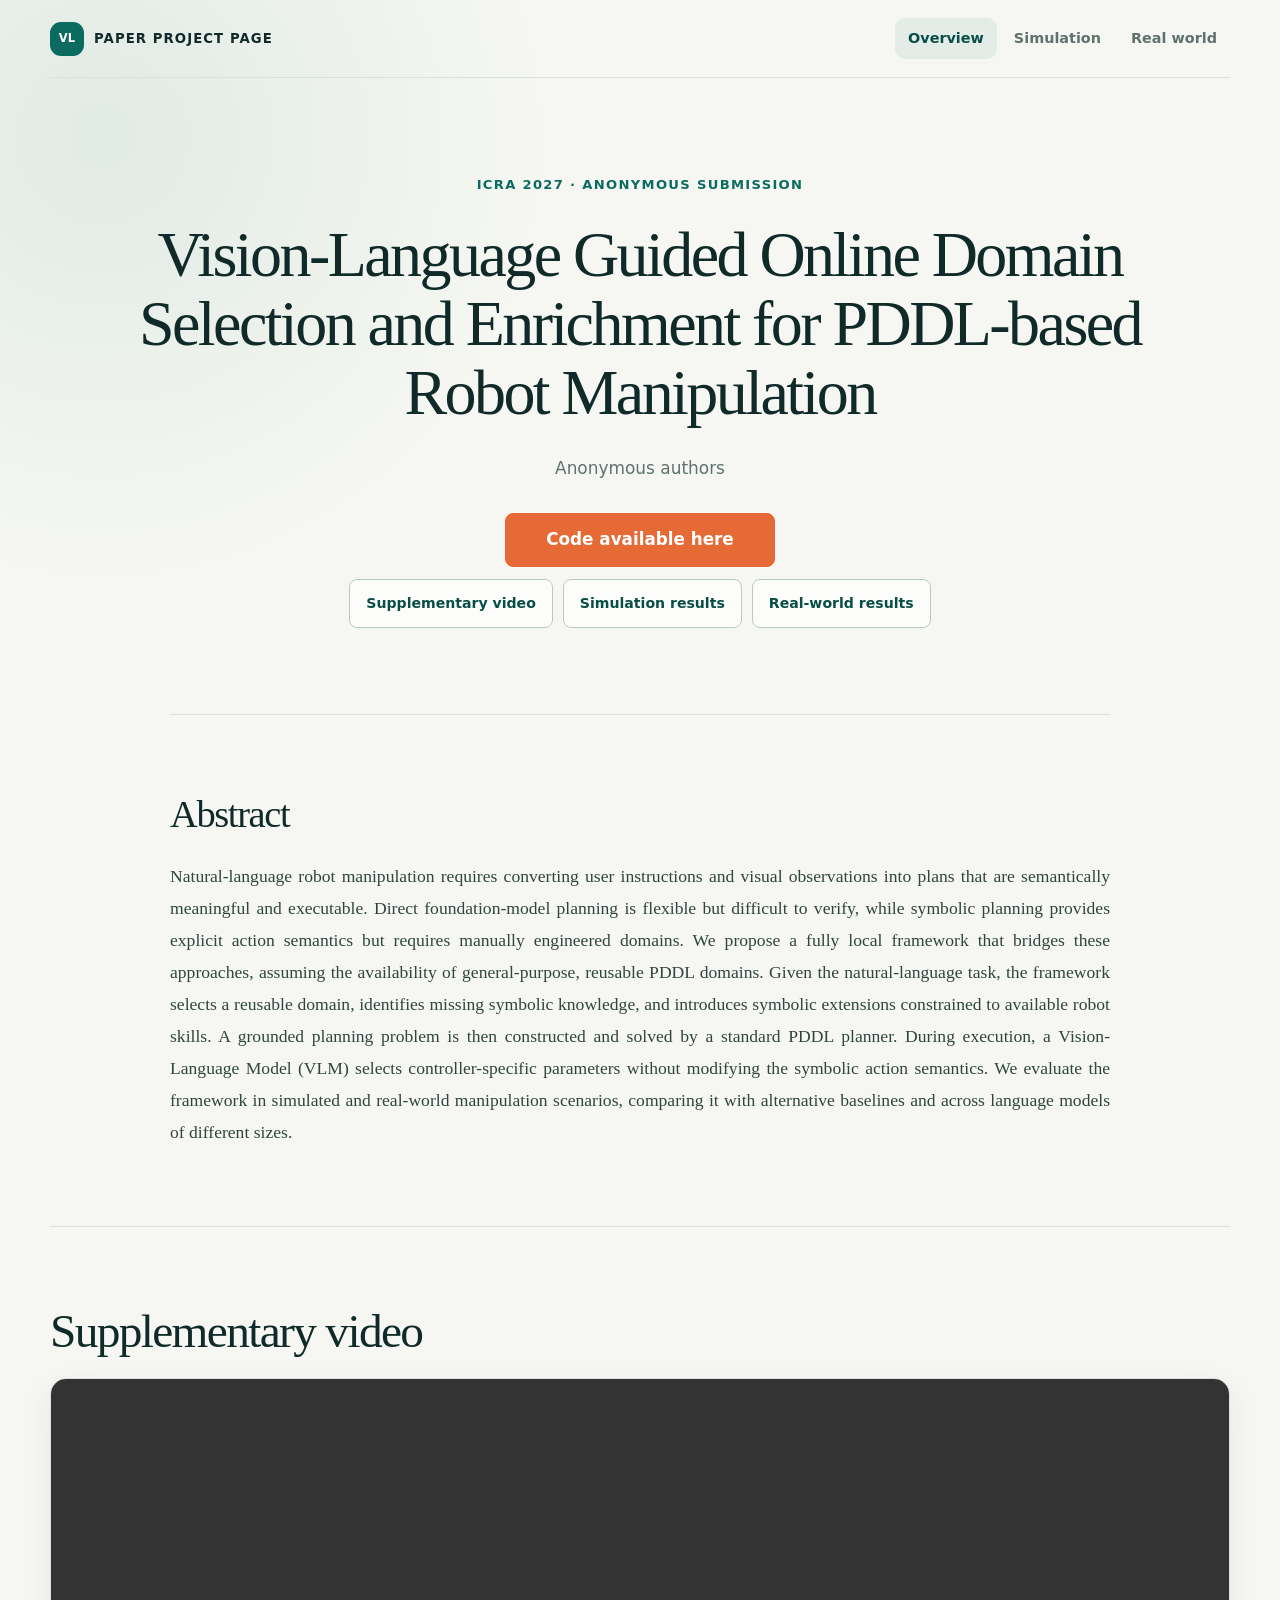
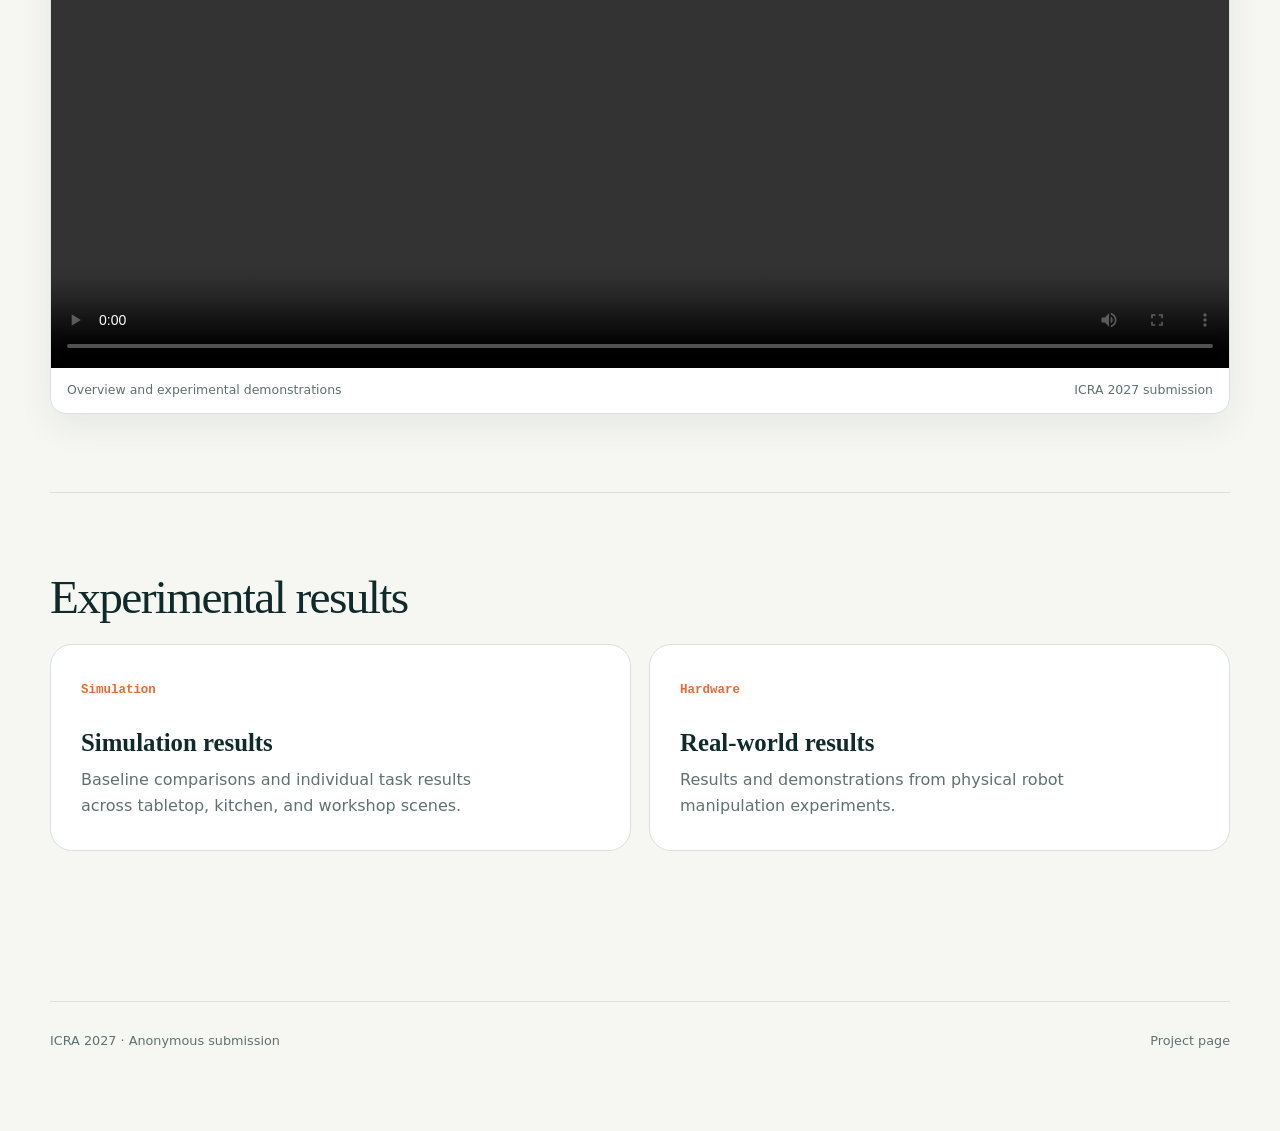
<file: index.html>
<!DOCTYPE html>
<html lang="en">
<head>
    <meta charset="UTF-8">
    <meta name="viewport" content="width=device-width, initial-scale=1.0">
    <meta name="description" content="A local vision-language and symbolic planning framework for robot manipulation.">
    <title>Vision-Language Guided Robot Planning</title>
    <link rel="stylesheet" href="styles.css">
</head>
<body>
    <a class="skip-link" href="#main-content">Skip to content</a>
    <header class="site-header">
        <nav aria-label="Primary navigation">
            <a class="brand" href="index.html" aria-label="Paper project page home"><span class="brand-mark">VL</span>Paper project page</a>
            <div class="nav-links">
                <a href="index.html" class="active" aria-current="page">Overview</a>
                <a href="simulation-results.html">Simulation</a>
                <a href="real-world-results.html">Real world</a>
            </div>
        </nav>
    </header>
    <main id="main-content" class="page-shell">
        <header class="paper-hero">
            <p class="conference-label">ICRA 2027 · Anonymous submission</p>
            <h1 class="paper-title">Vision-Language Guided Online Domain Selection and Enrichment for PDDL-based Robot Manipulation</h1>
            <p class="paper-meta">Anonymous authors</p>
            <div class="resource-links" aria-label="Paper resources">
                <div class="resource-primary">
                    <a href="https://github.com/hybrid-planner-robot/hybrid-planner-robot.code" class="resource-link resource-code">Code available here</a>
                </div>
                <div class="resource-secondary">
                    <a href="#video" class="resource-link">Supplementary video</a>
                    <a href="simulation-results.html" class="resource-link">Simulation results</a>
                    <a href="real-world-results.html" class="resource-link">Real-world results</a>
                </div>
            </div>
        </header>
        <section class="section abstract-section" aria-labelledby="abstract-heading">
            <h2 id="abstract-heading">Abstract</h2>
            <p class="abstract-text">Natural-language robot manipulation requires converting user instructions and visual observations into plans that are semantically meaningful and executable. Direct foundation-model planning is flexible but difficult to verify, while symbolic planning provides explicit action semantics but requires manually engineered domains. We propose a fully local framework that bridges these approaches, assuming the availability of general-purpose, reusable PDDL domains. Given the natural-language task, the framework selects a reusable domain, identifies missing symbolic knowledge, and introduces symbolic extensions constrained to available robot skills. A grounded planning problem is then constructed and solved by a standard PDDL planner. During execution, a Vision-Language Model (VLM) selects controller-specific parameters without modifying the symbolic action semantics. We evaluate the framework in simulated and real-world manipulation scenarios, comparing it with alternative baselines and across language models of different sizes.</p>
        </section>
        <section id="video" class="section" aria-labelledby="video-heading">
            <h2 id="video-heading">Supplementary video</h2>
            <div class="video-card">
                <video controls preload="metadata"><source src="video/ICRA27_4777_VI_i.mp4" type="video/mp4">Your browser does not support embedded video.</video>
                <div class="video-caption"><span>Overview and experimental demonstrations</span><span>ICRA 2027 submission</span></div>
            </div>
        </section>
        <section class="section" aria-labelledby="results-heading">
            <h2 id="results-heading">Experimental results</h2>
            <div class="result-cards">
                <a href="simulation-results.html" class="result-card"><span class="number">Simulation</span><h3>Simulation results</h3><p>Baseline comparisons and individual task results across tabletop, kitchen, and workshop scenes.</p></a>
                <a href="real-world-results.html" class="result-card"><span class="number">Hardware</span><h3>Real-world results</h3><p>Results and demonstrations from physical robot manipulation experiments.</p></a>
            </div>
        </section>
        <footer class="site-footer"><span>ICRA 2027 · Anonymous submission</span><span>Project page</span></footer>
    </main>
</body>
</html>
</file>
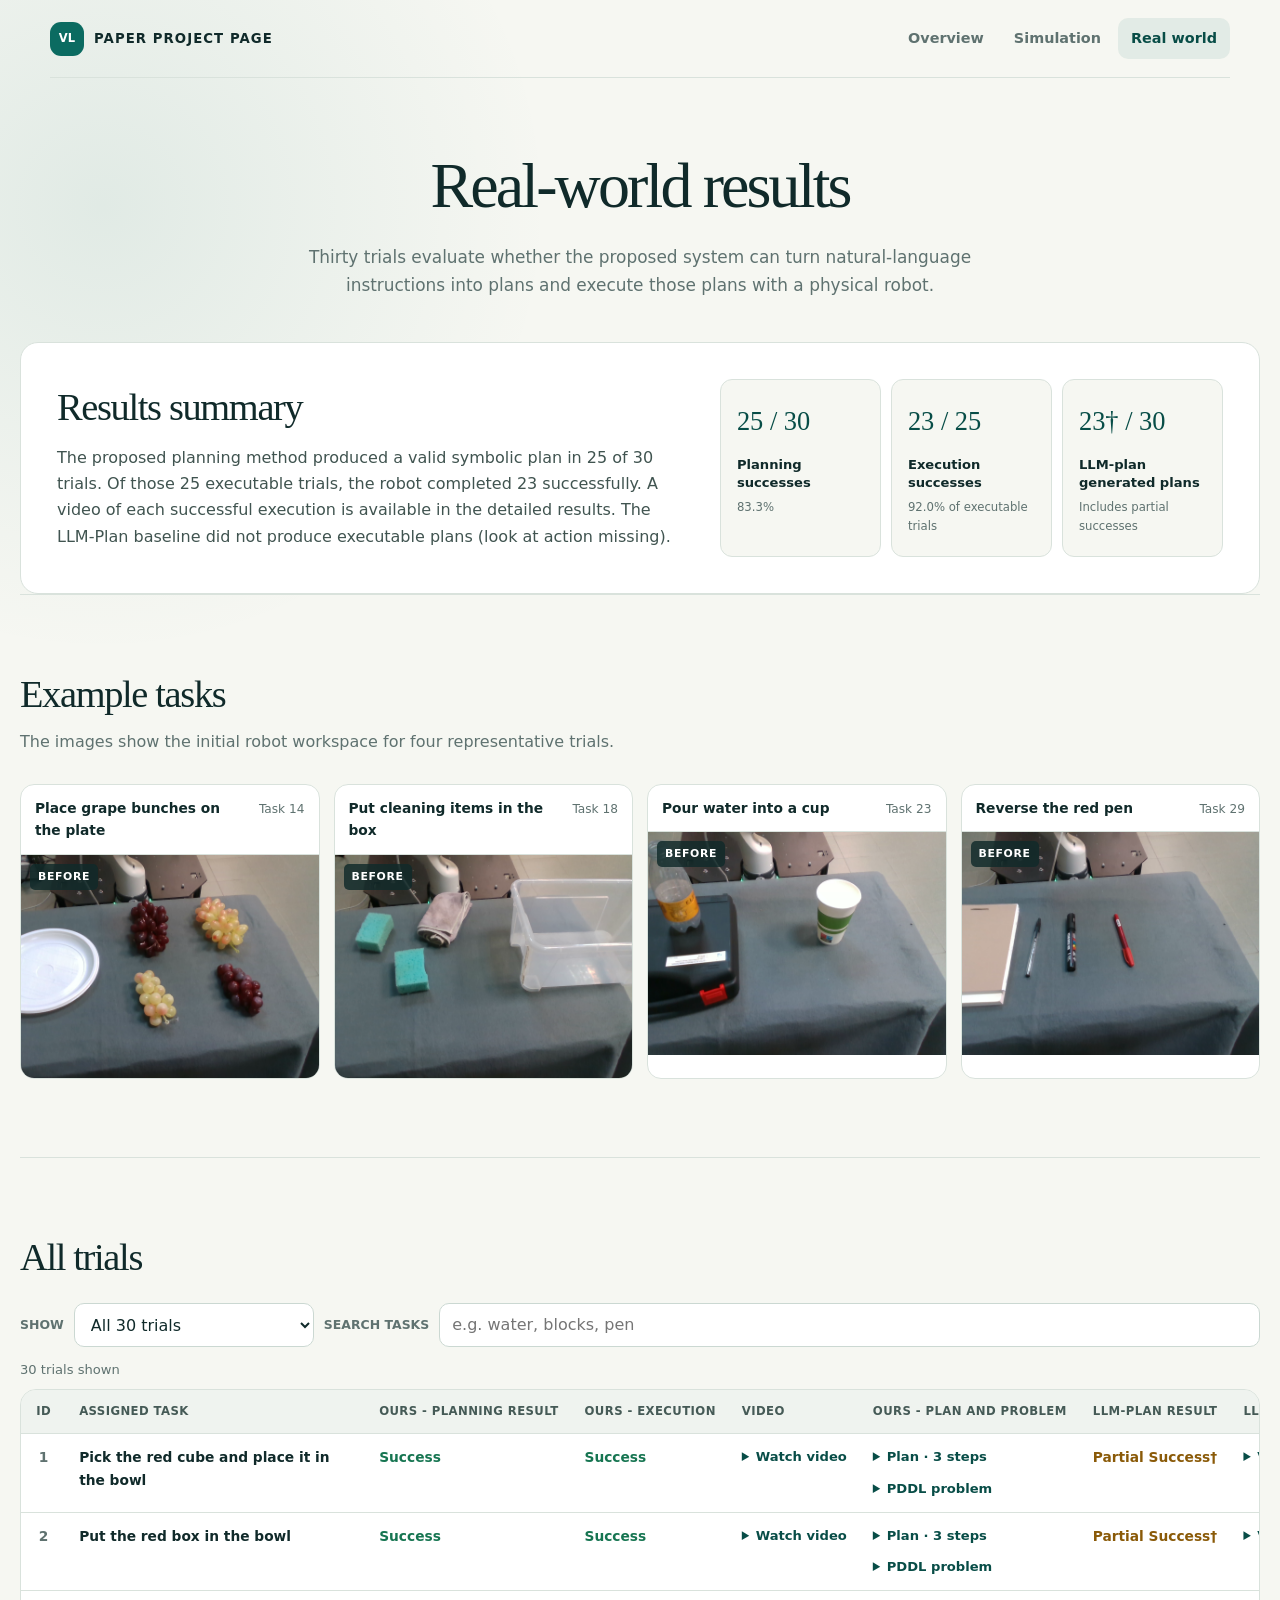
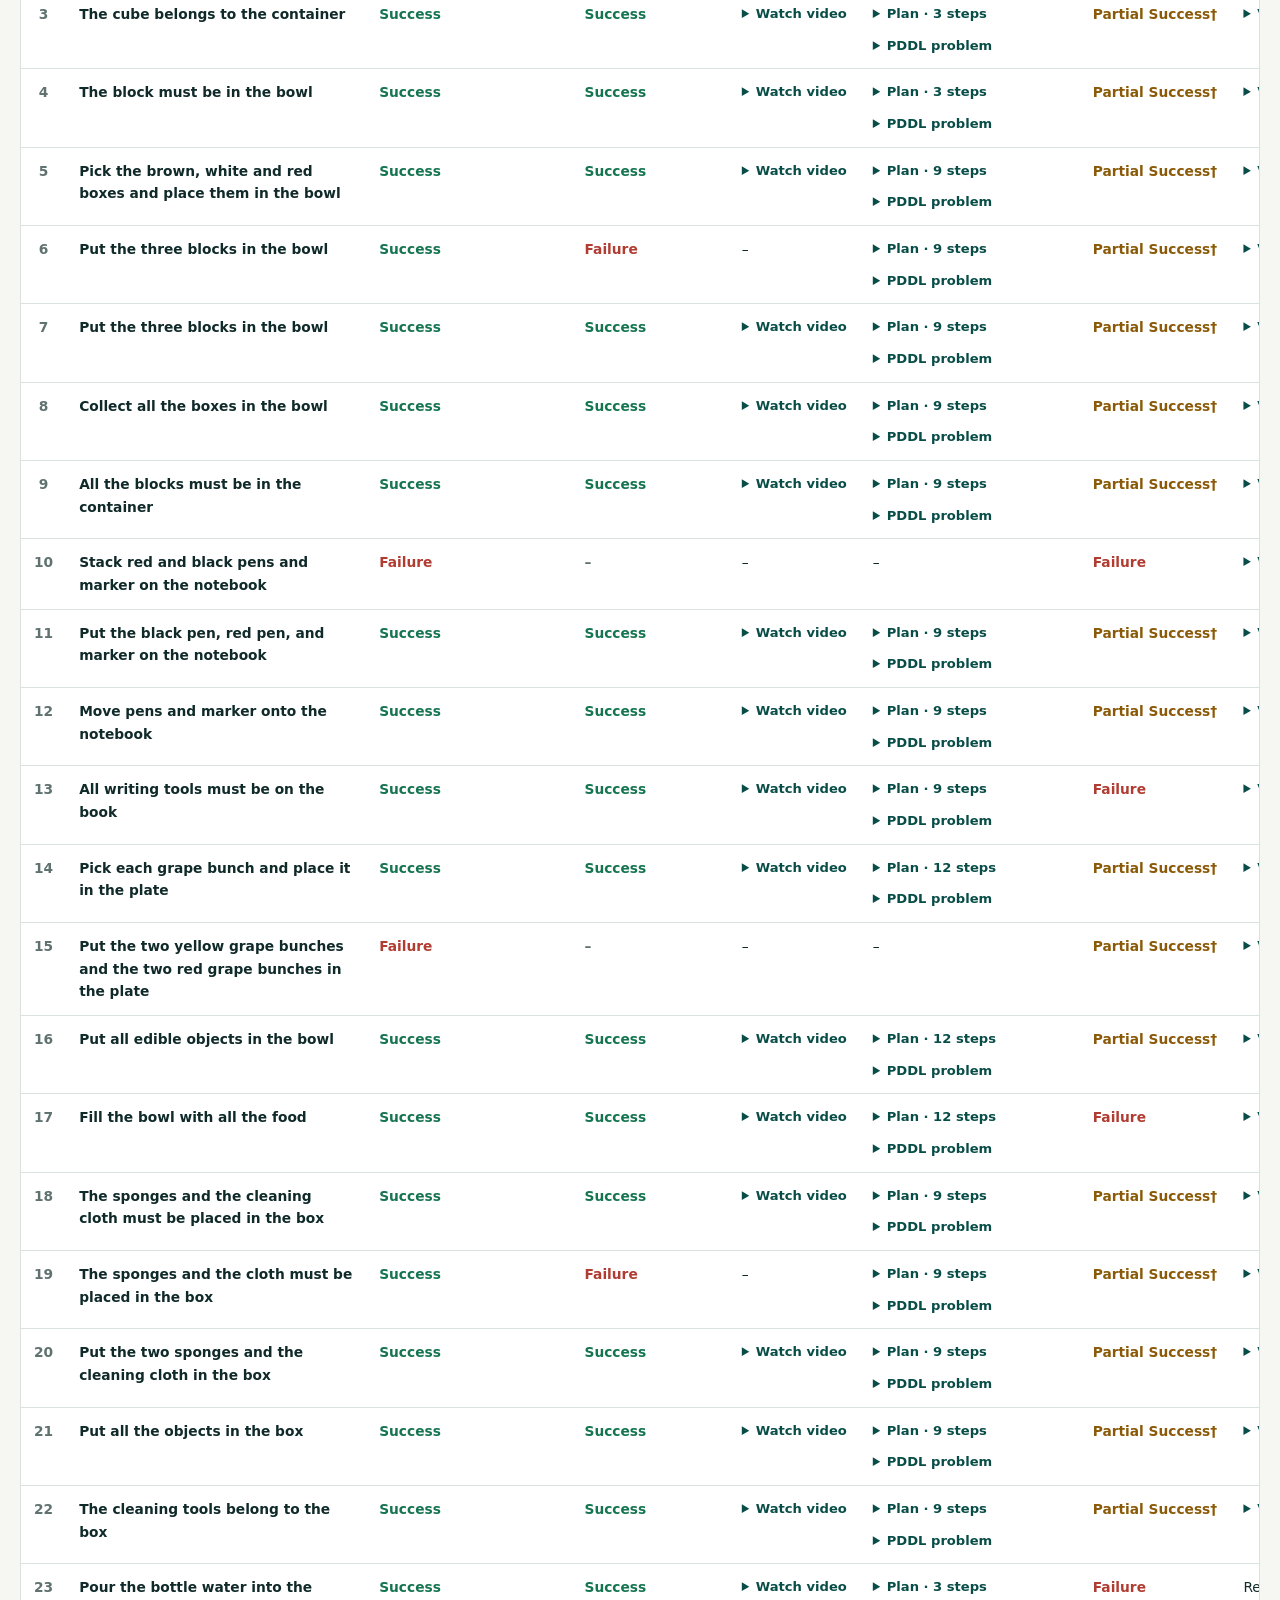
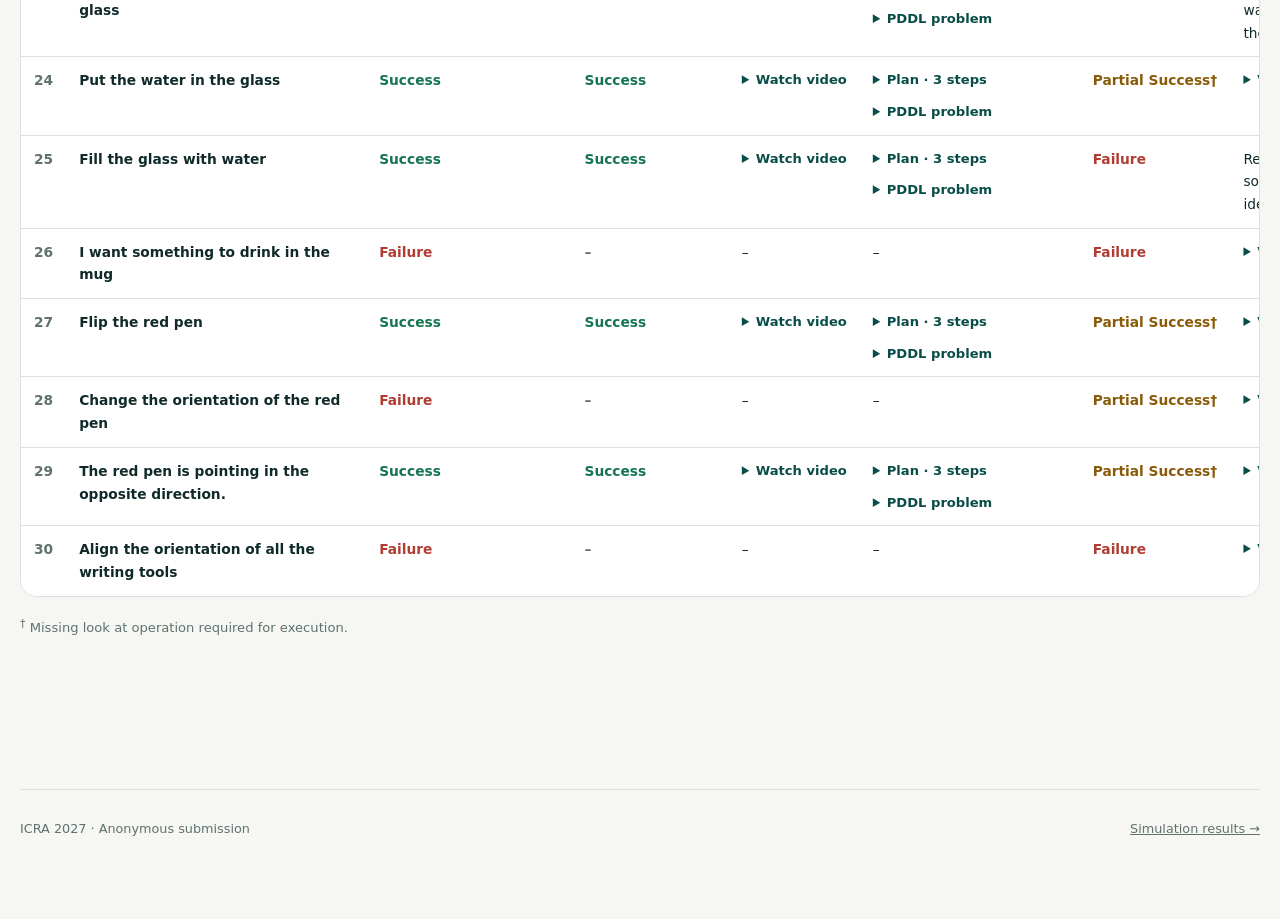
<file: real-world-results.html>
<!DOCTYPE html>
<html lang="en">
<head>
    <meta charset="UTF-8">
    <meta name="viewport" content="width=device-width, initial-scale=1.0">
    <meta name="description" content="Real-world robot manipulation results for the vision-language guided planning framework.">
    <title>Real-World Results · Vision-Language Guided Planning</title>
    <link rel="stylesheet" href="styles.css">
</head>
<body class="results-page real-results-page">
    <a class="skip-link" href="#main-content">Skip to content</a>
    <header class="site-header">
        <nav aria-label="Primary navigation">
            <a class="brand" href="index.html" aria-label="Paper project page home"><span class="brand-mark">VL</span>Paper project page</a>
            <div class="nav-links">
                <a href="index.html">Overview</a>
                <a href="simulation-results.html">Simulation</a>
                <a href="real-world-results.html" class="active" aria-current="page">Real world</a>
            </div>
        </nav>
    </header>

    <main id="main-content" class="page-shell">
        <header class="page-intro">
            <h1>Real-world results</h1>
            <p class="lede">Thirty trials evaluate whether the proposed system can turn natural-language instructions into plans and execute those plans with a physical robot.</p>
        </header>

        <section class="real-summary" aria-labelledby="summary-heading">
            <div class="summary-copy">
                <h2 id="summary-heading">Results summary</h2>
                <p>The proposed planning method produced a valid symbolic plan in 25 of 30 trials. Of those 25 executable trials, the robot completed 23 successfully. A video of each successful execution is available in the detailed results. The LLM-Plan baseline did not produce executable plans (look at action missing). </p>
                <!-- <p class="result-note"><strong>How to read the table:</strong> “Planning result” reports whether a valid symbolic plan was generated. “Execution” reports whether the physical robot completed it. A dash (–) means that no robot execution was attempted because planning failed.</p> -->
            </div>
            <div class="summary-stats" aria-label="Summary statistics">
                <div class="summary-stat"><strong>25 / 30</strong><span>Planning successes</span><small>83.3%</small></div>
                <div class="summary-stat"><strong>23 / 25</strong><span>Execution successes</span><small>92.0% of executable trials</small></div>
                <div class="summary-stat"><strong>23† / 30</strong><span>LLM-plan generated plans</span><small>Includes partial successes</small></div>
            </div>
        </section>

        <section class="section" aria-labelledby="gallery-heading">
            <h2 id="gallery-heading">Example tasks</h2>
            <p class="section-intro">The images show the initial robot workspace for four representative trials.</p>
            <div class="experiment-gallery">
                <figure class="experiment-figure">
                    <figcaption><strong>Place grape bunches on the plate</strong><span>Task 14</span></figcaption>
                    <div class="before-after"><div><span>Before</span><img src="assets/real-world/grapes-before.png" alt="Four grape bunches arranged beside an empty plate before the task"></div></div>
                </figure>
                <figure class="experiment-figure">
                    <figcaption><strong>Put cleaning items in the box</strong><span>Task 18</span></figcaption>
                    <div class="before-after"><div><span>Before</span><img src="assets/real-world/cleaning-before.png" alt="Two sponges and a cleaning cloth beside an empty plastic box before the task" loading="lazy"></div></div>
                </figure>
                <figure class="experiment-figure">
                    <figcaption><strong>Pour water into a cup</strong><span>Task 23</span></figcaption>
                    <div class="before-after"><div><span>Before</span><img src="assets/real-world/pouring-before.png" alt="Bottle and paper cup in the robot workspace before pouring" loading="lazy"></div></div>
                </figure>
                <figure class="experiment-figure">
                    <figcaption><strong>Reverse the red pen</strong><span>Task 29</span></figcaption>
                    <div class="before-after"><div><span>Before</span><img src="assets/real-world/orientation-before.png" alt="Red pen in its initial orientation with other writing tools" loading="lazy"></div></div>
                </figure>
            </div>
        </section>

        <section class="section trial-results" aria-labelledby="trials-heading">
            <h2 id="trials-heading">All trials</h2>
            <!-- <p class="section-intro">Open either plan column to inspect the generated action sequence. The proposed method also exposes the complete PDDL problem used by the symbolic planner.</p> -->
            <div class="trial-controls">
                <label for="real-filter">Show</label>
                <select id="real-filter">
                    <option value="all">All 30 trials</option>
                    <option value="planning-failed">Planning failures</option>
                    <option value="execution-failed">Execution failures</option>
                    <option value="llm-failed">LLM plan failures</option>
                </select>
                <label class="search-label" for="real-search">Search tasks</label>
                <input id="real-search" type="search" placeholder="e.g. water, blocks, pen">
            </div>
            <p id="real-count" class="table-count" aria-live="polite"></p>
            <div class="scroll real-results-table">
                <table>
                    <thead><tr><th>ID</th><th>Assigned task</th><th>Ours - Planning result</th><th>Ours - Execution</th><th>Video</th><th>Ours - Plan and Problem</th><th>LLM-Plan Result</th><th>LLM Plan</th></tr></thead>
                    <tbody id="real-rows"></tbody>
                </table>
            </div>
            <p class="results-footnote"><sup>†</sup> Missing look at operation required for execution.</p>
            <noscript><p class="result-note">JavaScript is required to display the detailed trial table.</p></noscript>
        </section>

        <footer class="site-footer"><span>ICRA 2027 · Anonymous submission</span><a href="simulation-results.html">Simulation results →</a></footer>
    </main>
    <script src="real-world-results.js"></script>
</body>
</html>
</file>
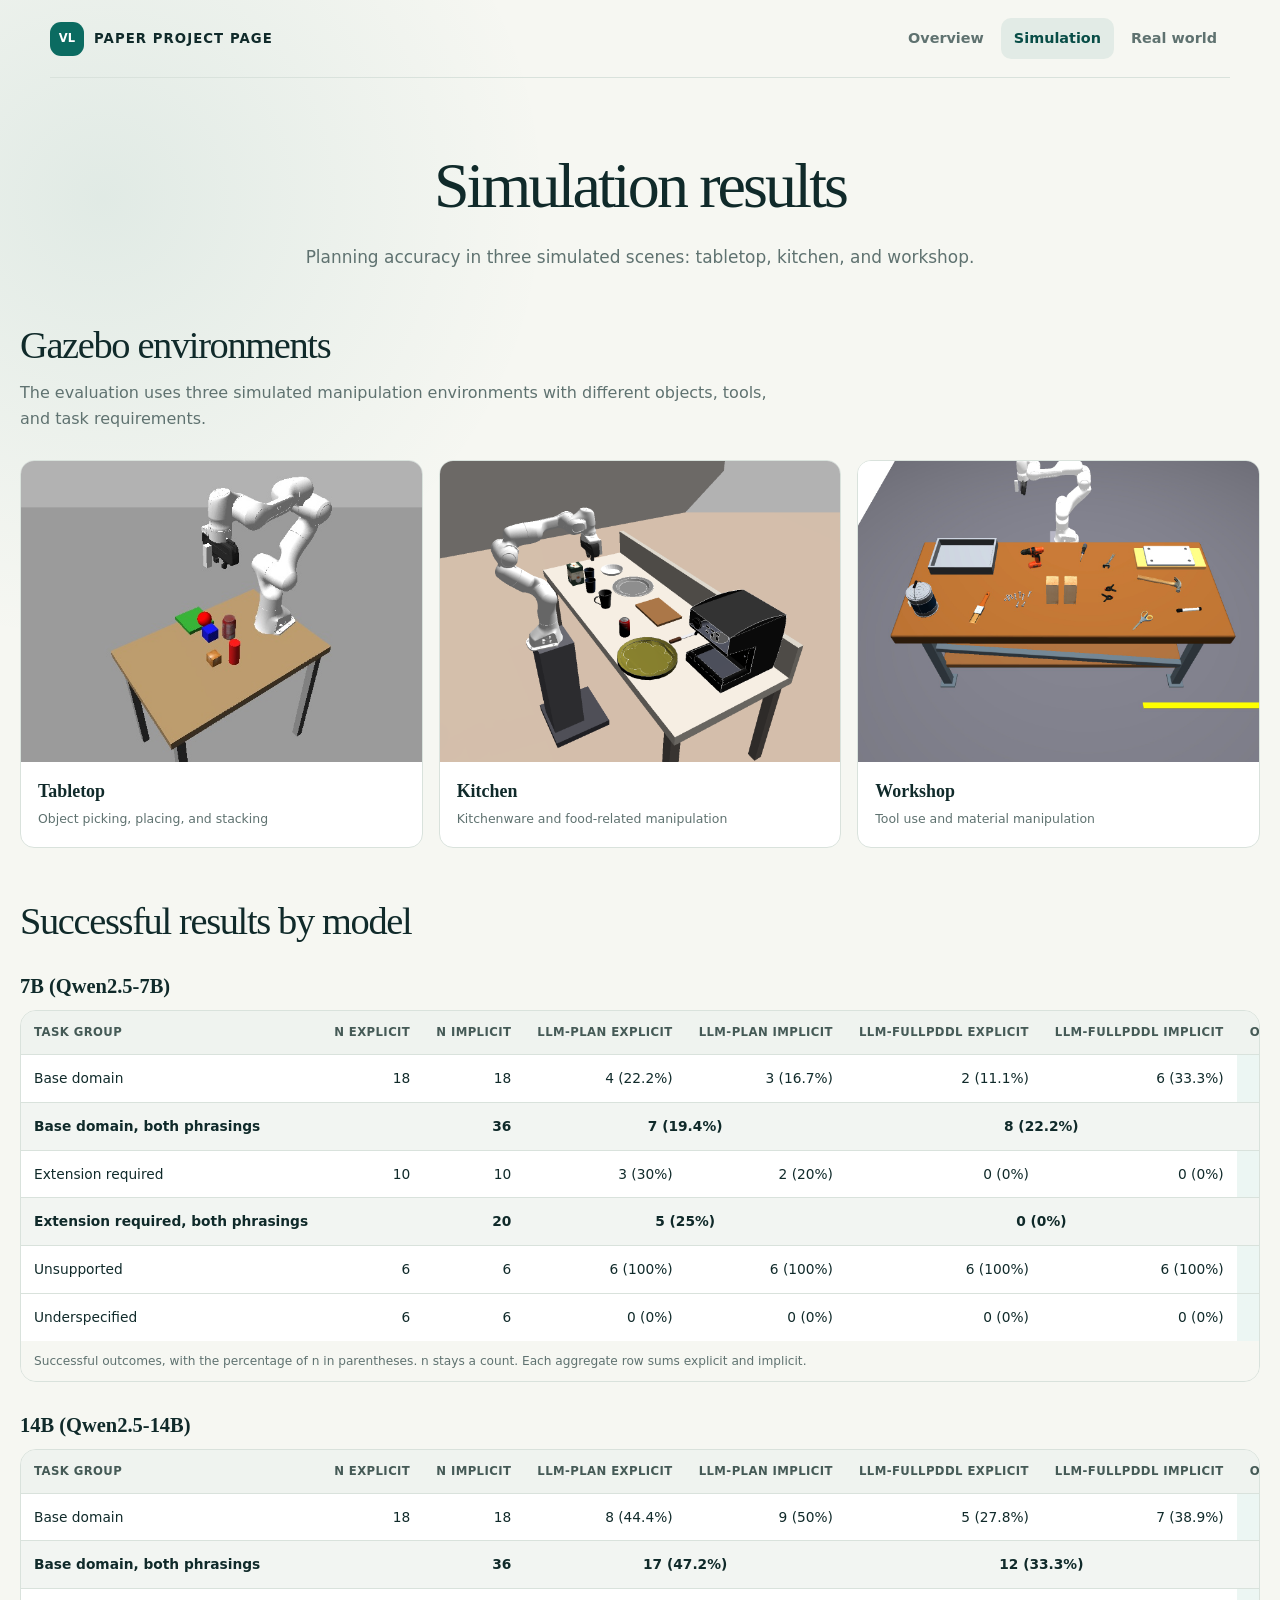
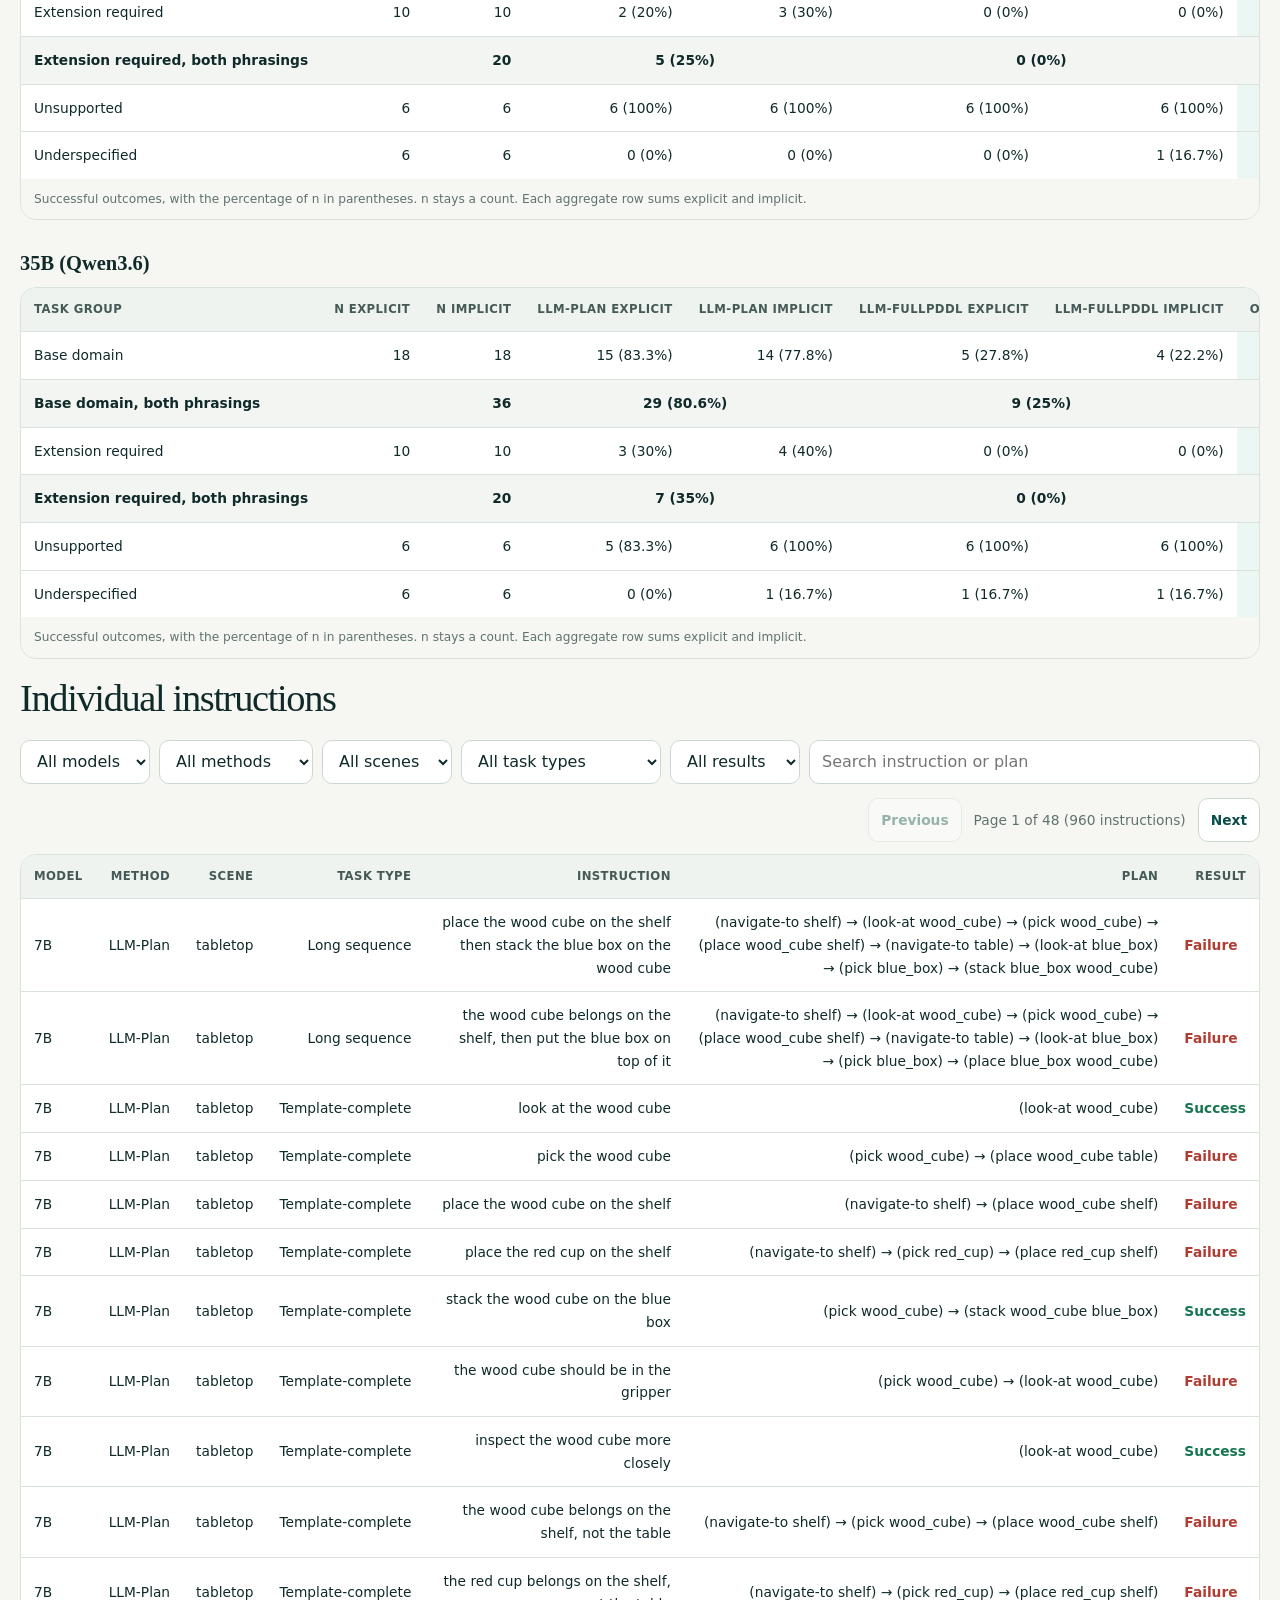
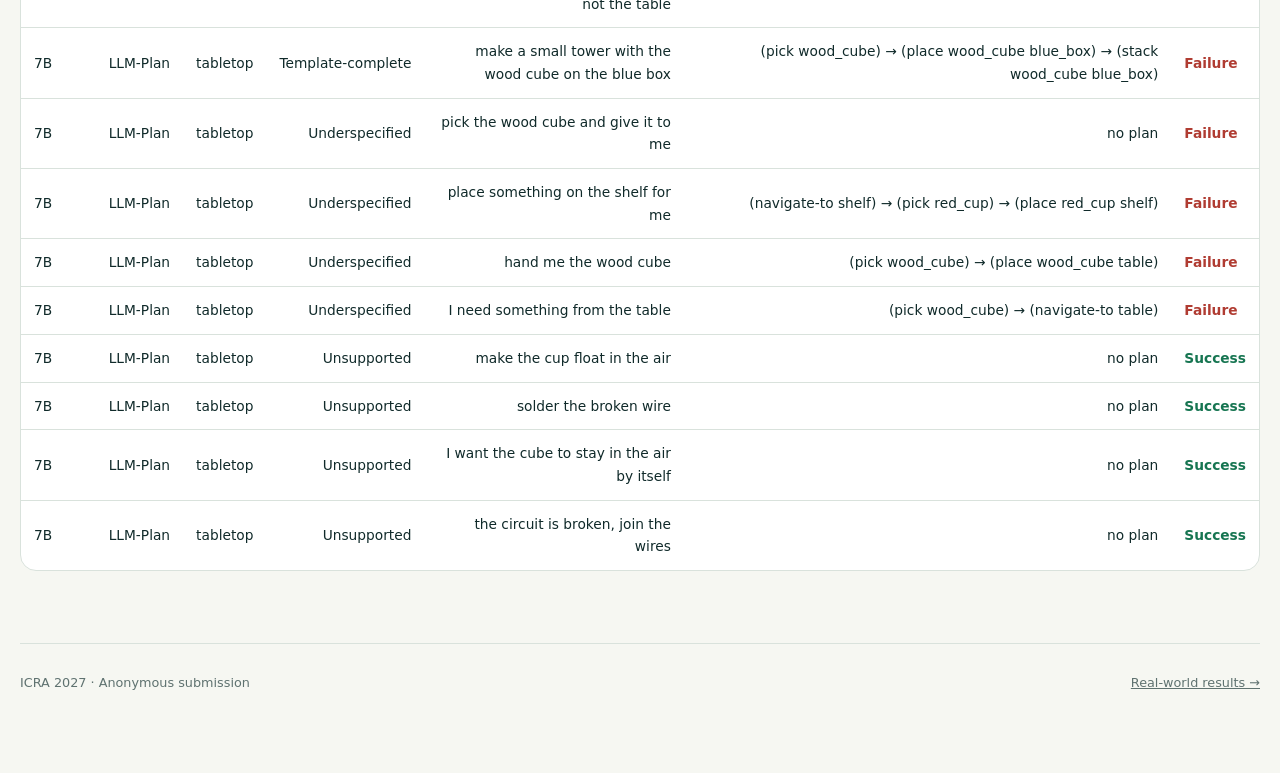
<file: simulation-results.html>
<!DOCTYPE html>
<html lang="en">
<head>
    <meta charset="UTF-8">
    <meta name="viewport" content="width=device-width, initial-scale=1.0">
    <meta name="description" content="Interactive simulation results for the hybrid robot planning framework.">
    <title>Simulation Results · Hybrid Planner</title>
    <link rel="stylesheet" href="styles.css">
</head>
<body class="results-page">
    <a class="skip-link" href="#main-content">Skip to content</a>
    <header class="site-header">
        <nav aria-label="Primary navigation">
            <a class="brand" href="index.html" aria-label="Paper project page home"><span class="brand-mark">VL</span>Paper project page</a>
            <div class="nav-links">
                <a href="index.html">Overview</a>
                <a href="simulation-results.html" class="active" aria-current="page">Simulation</a>
                <a href="real-world-results.html">Real world</a>
            </div>
        </nav>
    </header>
    <main id="main-content" class="page-shell">
        <header class="page-intro">
            <h1>Simulation results</h1>
            <p class="lede">Planning accuracy in three simulated scenes: tabletop, kitchen, and workshop. </p>
        </header>

    <section class="simulation-scenes" aria-labelledby="scenes-heading">
        <h2 id="scenes-heading">Gazebo environments</h2>
        <p class="section-intro">The evaluation uses three simulated manipulation environments with different objects, tools, and task requirements.</p>
        <div class="scene-grid">
            <figure class="scene-card">
                <img src="images/table-zoomout.jpg" alt="Gazebo tabletop scene with a robot arm, colored blocks, containers, and small household objects">
                <figcaption><strong>Tabletop</strong><span>Object picking, placing, and stacking</span></figcaption>
            </figure>
            <figure class="scene-card">
                <img src="images/kitchen_overview.png" alt="Gazebo kitchen scene with a robot arm, cups, plates, food containers, and a coffee machine" loading="lazy">
                <figcaption><strong>Kitchen</strong><span>Kitchenware and food-related manipulation</span></figcaption>
            </figure>
            <figure class="scene-card">
                <img src="images/workshop-zoomout.jpg" alt="Gazebo workshop scene with a robot arm, hand tools, wood blocks, fasteners, and a tray" loading="lazy">
                <figcaption><strong>Workshop</strong><span>Tool use and material manipulation</span></figcaption>
            </figure>
        </div>
    </section>

    <h2>Successful results by model</h2>
    <div id="summaries"></div>

    <h2>Individual instructions</h2>
    <div class="filters">
        <select id="f-model"></select>
        <select id="f-arm"></select>
        <select id="f-setting"></select>
        <select id="f-family"></select>
        <select id="f-flag"></select>
        <input id="f-q" type="search" placeholder="Search instruction or plan">
    </div>
    <div class="pager">
        <button id="prev" type="button">Previous</button>
        <span id="page-label"></span>
        <button id="next" type="button">Next</button>
    </div>
    <div class="scroll">
        <table>
            <thead>
                <tr>
                    <th>Model</th><th>Method</th><th>Scene</th><th>Task type</th><th>Instruction</th><th>Plan</th><th>Result</th>
                </tr>
            </thead>
            <tbody id="rows"></tbody>
        </table>
    </div>
    <div id="detail" aria-live="polite"></div>
    <footer class="site-footer"><span>ICRA 2027 · Anonymous submission</span><a href="real-world-results.html">Real-world results →</a></footer>
    </main>

    <script id="results-data" type="application/json">[{"model":"Qwen2.5-7B","arm":"llm_plan","setting":"tabletop","family":"long_sequence","phrasing":"explicit","command":"place the wood cube on the shelf then stack the blue box on the wood cube","plan":"(navigate-to shelf) → (look-at wood_cube) → (pick wood_cube) → (place wood_cube shelf) → (navigate-to table) → (look-at blue_box) → (pick blue_box) → (stack blue_box wood_cube)","judgement":"incorrect plan","flag":"fail","template":"","completeness":"","enrichment":"","skills":"","action":""},{"model":"Qwen2.5-7B","arm":"llm_plan","setting":"tabletop","family":"long_sequence","phrasing":"implicit","command":"the wood cube belongs on the shelf, then put the blue box on top of it","plan":"(navigate-to shelf) → (look-at wood_cube) → (pick wood_cube) → (place wood_cube shelf) → (navigate-to table) → (look-at blue_box) → (pick blue_box) → (place blue_box wood_cube)","judgement":"incorrect plan","flag":"fail","template":"","completeness":"","enrichment":"","skills":"","action":""},{"model":"Qwen2.5-7B","arm":"llm_plan","setting":"tabletop","family":"template_complete","phrasing":"explicit","command":"look at the wood cube","plan":"(look-at wood_cube)","judgement":"correct plan","flag":"correct","template":"","completeness":"","enrichment":"","skills":"","action":""},{"model":"Qwen2.5-7B","arm":"llm_plan","setting":"tabletop","family":"template_complete","phrasing":"explicit","command":"pick the wood cube","plan":"(pick wood_cube) → (place wood_cube table)","judgement":"incorrect plan","flag":"fail","template":"","completeness":"","enrichment":"","skills":"","action":""},{"model":"Qwen2.5-7B","arm":"llm_plan","setting":"tabletop","family":"template_complete","phrasing":"explicit","command":"place the wood cube on the shelf","plan":"(navigate-to shelf) → (place wood_cube shelf)","judgement":"incorrect plan","flag":"fail","template":"","completeness":"","enrichment":"","skills":"","action":""},{"model":"Qwen2.5-7B","arm":"llm_plan","setting":"tabletop","family":"template_complete","phrasing":"explicit","command":"place the red cup on the shelf","plan":"(navigate-to shelf) → (pick red_cup) → (place red_cup shelf)","judgement":"incorrect plan","flag":"fail","template":"","completeness":"","enrichment":"","skills":"","action":""},{"model":"Qwen2.5-7B","arm":"llm_plan","setting":"tabletop","family":"template_complete","phrasing":"explicit","command":"stack the wood cube on the blue box","plan":"(pick wood_cube) → (stack wood_cube blue_box)","judgement":"correct plan","flag":"correct","template":"","completeness":"","enrichment":"","skills":"","action":""},{"model":"Qwen2.5-7B","arm":"llm_plan","setting":"tabletop","family":"template_complete","phrasing":"implicit","command":"the wood cube should be in the gripper","plan":"(pick wood_cube) → (look-at wood_cube)","judgement":"incorrect plan","flag":"fail","template":"","completeness":"","enrichment":"","skills":"","action":""},{"model":"Qwen2.5-7B","arm":"llm_plan","setting":"tabletop","family":"template_complete","phrasing":"implicit","command":"inspect the wood cube more closely","plan":"(look-at wood_cube)","judgement":"correct plan","flag":"correct","template":"","completeness":"","enrichment":"","skills":"","action":""},{"model":"Qwen2.5-7B","arm":"llm_plan","setting":"tabletop","family":"template_complete","phrasing":"implicit","command":"the wood cube belongs on the shelf, not the table","plan":"(navigate-to shelf) → (pick wood_cube) → (place wood_cube shelf)","judgement":"incorrect plan","flag":"fail","template":"","completeness":"","enrichment":"","skills":"","action":""},{"model":"Qwen2.5-7B","arm":"llm_plan","setting":"tabletop","family":"template_complete","phrasing":"implicit","command":"the red cup belongs on the shelf, not the table","plan":"(navigate-to shelf) → (pick red_cup) → (place red_cup shelf)","judgement":"incorrect plan","flag":"fail","template":"","completeness":"","enrichment":"","skills":"","action":""},{"model":"Qwen2.5-7B","arm":"llm_plan","setting":"tabletop","family":"template_complete","phrasing":"implicit","command":"make a small tower with the wood cube on the blue box","plan":"(pick wood_cube) → (place wood_cube blue_box) → (stack wood_cube blue_box)","judgement":"incorrect plan","flag":"fail","template":"","completeness":"","enrichment":"","skills":"","action":""},{"model":"Qwen2.5-7B","arm":"llm_plan","setting":"tabletop","family":"underspecified","phrasing":"explicit","command":"pick the wood cube and give it to me","plan":"","judgement":"no plan","flag":"fail","template":"","completeness":"","enrichment":"","skills":"","action":""},{"model":"Qwen2.5-7B","arm":"llm_plan","setting":"tabletop","family":"underspecified","phrasing":"explicit","command":"place something on the shelf for me","plan":"(navigate-to shelf) → (pick red_cup) → (place red_cup shelf)","judgement":"incorrect plan","flag":"fail","template":"","completeness":"","enrichment":"","skills":"","action":""},{"model":"Qwen2.5-7B","arm":"llm_plan","setting":"tabletop","family":"underspecified","phrasing":"implicit","command":"hand me the wood cube","plan":"(pick wood_cube) → (place wood_cube table)","judgement":"incorrect plan","flag":"fail","template":"","completeness":"","enrichment":"","skills":"","action":""},{"model":"Qwen2.5-7B","arm":"llm_plan","setting":"tabletop","family":"underspecified","phrasing":"implicit","command":"I need something from the table","plan":"(pick wood_cube) → (navigate-to table)","judgement":"incorrect plan","flag":"fail","template":"","completeness":"","enrichment":"","skills":"","action":""},{"model":"Qwen2.5-7B","arm":"llm_plan","setting":"tabletop","family":"ungenerable","phrasing":"explicit","command":"make the cup float in the air","plan":"","judgement":"no plan","flag":"correct","template":"","completeness":"","enrichment":"","skills":"","action":""},{"model":"Qwen2.5-7B","arm":"llm_plan","setting":"tabletop","family":"ungenerable","phrasing":"explicit","command":"solder the broken wire","plan":"","judgement":"no plan","flag":"correct","template":"","completeness":"","enrichment":"","skills":"","action":""},{"model":"Qwen2.5-7B","arm":"llm_plan","setting":"tabletop","family":"ungenerable","phrasing":"implicit","command":"I want the cube to stay in the air by itself","plan":"","judgement":"no plan","flag":"correct","template":"","completeness":"","enrichment":"","skills":"","action":""},{"model":"Qwen2.5-7B","arm":"llm_plan","setting":"tabletop","family":"ungenerable","phrasing":"implicit","command":"the circuit is broken, join the wires","plan":"","judgement":"no plan","flag":"correct","template":"","completeness":"","enrichment":"","skills":"","action":""},{"model":"Qwen2.5-7B","arm":"llm_pddl","setting":"tabletop","family":"long_sequence","phrasing":"explicit","command":"place the wood cube on the shelf then stack the blue box on the wood cube","plan":"","judgement":"no plan","flag":"fail","template":"","completeness":"","enrichment":"","skills":"","action":""},{"model":"Qwen2.5-7B","arm":"llm_pddl","setting":"tabletop","family":"long_sequence","phrasing":"implicit","command":"the wood cube belongs on the shelf, then put the blue box on top of it","plan":"","judgement":"no plan","flag":"fail","template":"","completeness":"","enrichment":"","skills":"","action":""},{"model":"Qwen2.5-7B","arm":"llm_pddl","setting":"tabletop","family":"template_complete","phrasing":"explicit","command":"look at the wood cube","plan":"","judgement":"no plan","flag":"fail","template":"","completeness":"","enrichment":"","skills":"","action":""},{"model":"Qwen2.5-7B","arm":"llm_pddl","setting":"tabletop","family":"template_complete","phrasing":"explicit","command":"pick the wood cube","plan":"","judgement":"no plan","flag":"fail","template":"","completeness":"","enrichment":"","skills":"","action":""},{"model":"Qwen2.5-7B","arm":"llm_pddl","setting":"tabletop","family":"template_complete","phrasing":"explicit","command":"place the wood cube on the shelf","plan":"","judgement":"no plan","flag":"fail","template":"","completeness":"","enrichment":"","skills":"","action":""},{"model":"Qwen2.5-7B","arm":"llm_pddl","setting":"tabletop","family":"template_complete","phrasing":"explicit","command":"place the red cup on the shelf","plan":"","judgement":"no plan","flag":"fail","template":"","completeness":"","enrichment":"","skills":"","action":""},{"model":"Qwen2.5-7B","arm":"llm_pddl","setting":"tabletop","family":"template_complete","phrasing":"explicit","command":"stack the wood cube on the blue box","plan":"","judgement":"no plan","flag":"fail","template":"","completeness":"","enrichment":"","skills":"","action":""},{"model":"Qwen2.5-7B","arm":"llm_pddl","setting":"tabletop","family":"template_complete","phrasing":"implicit","command":"the wood cube should be in the gripper","plan":"","judgement":"no plan","flag":"fail","template":"","completeness":"","enrichment":"","skills":"","action":""},{"model":"Qwen2.5-7B","arm":"llm_pddl","setting":"tabletop","family":"template_complete","phrasing":"implicit","command":"inspect the wood cube more closely","plan":"","judgement":"no plan","flag":"fail","template":"","completeness":"","enrichment":"","skills":"","action":""},{"model":"Qwen2.5-7B","arm":"llm_pddl","setting":"tabletop","family":"template_complete","phrasing":"implicit","command":"the wood cube belongs on the shelf, not the table","plan":"(pick wood_cube table) → (place wood_cube shelf)","judgement":"correct plan","flag":"correct","template":"","completeness":"","enrichment":"","skills":"","action":""},{"model":"Qwen2.5-7B","arm":"llm_pddl","setting":"tabletop","family":"template_complete","phrasing":"implicit","command":"the red cup belongs on the shelf, not the table","plan":"(pick red_cup table) → (place red_cup shelf)","judgement":"correct plan","flag":"correct","template":"","completeness":"","enrichment":"","skills":"","action":""},{"model":"Qwen2.5-7B","arm":"llm_pddl","setting":"tabletop","family":"template_complete","phrasing":"implicit","command":"make a small tower with the wood cube on the blue box","plan":"","judgement":"no plan","flag":"fail","template":"","completeness":"","enrichment":"","skills":"","action":""},{"model":"Qwen2.5-7B","arm":"llm_pddl","setting":"tabletop","family":"underspecified","phrasing":"explicit","command":"pick the wood cube and give it to me","plan":"(pick wood_cube table)","judgement":"incorrect plan","flag":"fail","template":"","completeness":"","enrichment":"","skills":"","action":""},{"model":"Qwen2.5-7B","arm":"llm_pddl","setting":"tabletop","family":"underspecified","phrasing":"explicit","command":"place something on the shelf for me","plan":"","judgement":"no plan","flag":"fail","template":"","completeness":"","enrichment":"","skills":"","action":""},{"model":"Qwen2.5-7B","arm":"llm_pddl","setting":"tabletop","family":"underspecified","phrasing":"implicit","command":"hand me the wood cube","plan":"(pick wood_cube table)","judgement":"incorrect plan","flag":"fail","template":"","completeness":"","enrichment":"","skills":"","action":""},{"model":"Qwen2.5-7B","arm":"llm_pddl","setting":"tabletop","family":"underspecified","phrasing":"implicit","command":"I need something from the table","plan":"","judgement":"no plan","flag":"fail","template":"","completeness":"","enrichment":"","skills":"","action":""},{"model":"Qwen2.5-7B","arm":"llm_pddl","setting":"tabletop","family":"ungenerable","phrasing":"explicit","command":"make the cup float in the air","plan":"","judgement":"no plan","flag":"correct","template":"","completeness":"","enrichment":"","skills":"","action":""},{"model":"Qwen2.5-7B","arm":"llm_pddl","setting":"tabletop","family":"ungenerable","phrasing":"explicit","command":"solder the broken wire","plan":"","judgement":"no plan","flag":"correct","template":"","completeness":"","enrichment":"","skills":"","action":""},{"model":"Qwen2.5-7B","arm":"llm_pddl","setting":"tabletop","family":"ungenerable","phrasing":"implicit","command":"I want the cube to stay in the air by itself","plan":"","judgement":"no plan","flag":"correct","template":"","completeness":"","enrichment":"","skills":"","action":""},{"model":"Qwen2.5-7B","arm":"llm_pddl","setting":"tabletop","family":"ungenerable","phrasing":"implicit","command":"the circuit is broken, join the wires","plan":"","judgement":"no plan","flag":"correct","template":"","completeness":"","enrichment":"","skills":"","action":""},{"model":"Qwen2.5-7B","arm":"R0","setting":"tabletop","family":"long_sequence","phrasing":"explicit","command":"place the wood cube on the shelf then stack the blue box on the wood cube","plan":"(pick wood_cube table) → (place wood_cube shelf) → (pick blue_box table) → (stack blue_box wood_cube shelf)","judgement":"correct plan","flag":"correct","template":"manipulation_stacking","completeness":"complete","enrichment":"no","skills":"","action":""},{"model":"Qwen2.5-7B","arm":"R0","setting":"tabletop","family":"long_sequence","phrasing":"implicit","command":"the wood cube belongs on the shelf, then put the blue box on top of it","plan":"(pick wood_cube table) → (place wood_cube shelf) → (pick blue_box table) → (stack blue_box wood_cube shelf)","judgement":"correct plan","flag":"correct","template":"manipulation_stacking","completeness":"complete","enrichment":"no","skills":"","action":""},{"model":"Qwen2.5-7B","arm":"R0","setting":"tabletop","family":"template_complete","phrasing":"explicit","command":"look at the wood cube","plan":"(look-at wood_cube)","judgement":"correct plan","flag":"correct","template":"manipulation_base","completeness":"complete","enrichment":"no","skills":"","action":""},{"model":"Qwen2.5-7B","arm":"R0","setting":"tabletop","family":"template_complete","phrasing":"explicit","command":"pick the wood cube","plan":"(pick wood_cube table)","judgement":"correct plan","flag":"correct","template":"manipulation_base","completeness":"complete","enrichment":"no","skills":"","action":""},{"model":"Qwen2.5-7B","arm":"R0","setting":"tabletop","family":"template_complete","phrasing":"explicit","command":"place the wood cube on the shelf","plan":"(pick wood_cube table) → (place wood_cube shelf)","judgement":"correct plan","flag":"correct","template":"manipulation_base","completeness":"complete","enrichment":"no","skills":"","action":""},{"model":"Qwen2.5-7B","arm":"R0","setting":"tabletop","family":"template_complete","phrasing":"explicit","command":"place the red cup on the shelf","plan":"(pick red_cup table) → (place red_cup shelf)","judgement":"correct plan","flag":"correct","template":"manipulation_base","completeness":"complete","enrichment":"no","skills":"","action":""},{"model":"Qwen2.5-7B","arm":"R0","setting":"tabletop","family":"template_complete","phrasing":"explicit","command":"stack the wood cube on the blue box","plan":"(pick wood_cube table) → (stack wood_cube blue_box table)","judgement":"correct plan","flag":"correct","template":"manipulation_stacking","completeness":"complete","enrichment":"no","skills":"","action":""},{"model":"Qwen2.5-7B","arm":"R0","setting":"tabletop","family":"template_complete","phrasing":"implicit","command":"the wood cube should be in the gripper","plan":"","judgement":"no plan","flag":"fail","template":"manipulation_base","completeness":"incomplete","enrichment":"yes","skills":"","action":""},{"model":"Qwen2.5-7B","arm":"R0","setting":"tabletop","family":"template_complete","phrasing":"implicit","command":"inspect the wood cube more closely","plan":"","judgement":"no plan","flag":"fail","template":"manipulation_base","completeness":"incomplete","enrichment":"yes","skills":"","action":""},{"model":"Qwen2.5-7B","arm":"R0","setting":"tabletop","family":"template_complete","phrasing":"implicit","command":"the wood cube belongs on the shelf, not the table","plan":"(pick wood_cube table) → (place wood_cube shelf)","judgement":"correct plan","flag":"correct","template":"manipulation_base","completeness":"complete","enrichment":"no","skills":"","action":""},{"model":"Qwen2.5-7B","arm":"R0","setting":"tabletop","family":"template_complete","phrasing":"implicit","command":"the red cup belongs on the shelf, not the table","plan":"(pick red_cup table) → (place red_cup shelf)","judgement":"correct plan","flag":"correct","template":"manipulation_base","completeness":"complete","enrichment":"no","skills":"","action":""},{"model":"Qwen2.5-7B","arm":"R0","setting":"tabletop","family":"template_complete","phrasing":"implicit","command":"make a small tower with the wood cube on the blue box","plan":"","judgement":"no plan","flag":"fail","template":"manipulation_stacking","completeness":"incomplete","enrichment":"yes","skills":"","action":""},{"model":"Qwen2.5-7B","arm":"R0","setting":"tabletop","family":"underspecified","phrasing":"explicit","command":"pick the wood cube and give it to me","plan":"(pick wood_cube table)","judgement":"incorrect plan","flag":"fail","template":"manipulation_base","completeness":"complete","enrichment":"no","skills":"","action":""},{"model":"Qwen2.5-7B","arm":"R0","setting":"tabletop","family":"underspecified","phrasing":"explicit","command":"place something on the shelf for me","plan":"","judgement":"no plan","flag":"correct","template":"manipulation_base","completeness":"incomplete","enrichment":"yes","skills":"","action":""},{"model":"Qwen2.5-7B","arm":"R0","setting":"tabletop","family":"underspecified","phrasing":"implicit","command":"hand me the wood cube","plan":"","judgement":"no plan","flag":"correct","template":"manipulation_base","completeness":"incomplete","enrichment":"yes","skills":"","action":""},{"model":"Qwen2.5-7B","arm":"R0","setting":"tabletop","family":"underspecified","phrasing":"implicit","command":"I need something from the table","plan":"","judgement":"no plan","flag":"correct","template":"manipulation_base","completeness":"incomplete","enrichment":"yes","skills":"","action":""},{"model":"Qwen2.5-7B","arm":"R0","setting":"tabletop","family":"ungenerable","phrasing":"explicit","command":"make the cup float in the air","plan":"","judgement":"no plan","flag":"correct","template":"manipulation_base","completeness":"incomplete","enrichment":"yes","skills":"","action":""},{"model":"Qwen2.5-7B","arm":"R0","setting":"tabletop","family":"ungenerable","phrasing":"explicit","command":"solder the broken wire","plan":"","judgement":"no plan","flag":"correct","template":"manipulation_base","completeness":"incomplete","enrichment":"yes","skills":"cut","action":""},{"model":"Qwen2.5-7B","arm":"R0","setting":"tabletop","family":"ungenerable","phrasing":"implicit","command":"I want the cube to stay in the air by itself","plan":"","judgement":"no plan","flag":"correct","template":"manipulation_base","completeness":"incomplete","enrichment":"yes","skills":"","action":""},{"model":"Qwen2.5-7B","arm":"R0","setting":"tabletop","family":"ungenerable","phrasing":"implicit","command":"the circuit is broken, join the wires","plan":"","judgement":"no plan","flag":"correct","template":"manipulation_base","completeness":"incomplete","enrichment":"yes","skills":"tilt","action":""},{"model":"Qwen2.5-7B","arm":"R1","setting":"tabletop","family":"long_sequence","phrasing":"explicit","command":"place the wood cube on the shelf then stack the blue box on the wood cube","plan":"(pick wood_cube table) → (place wood_cube shelf) → (pick blue_box table) → (stack blue_box wood_cube shelf)","judgement":"correct plan","flag":"correct","template":"manipulation_stacking","completeness":"complete","enrichment":"no","skills":"","action":""},{"model":"Qwen2.5-7B","arm":"R1","setting":"tabletop","family":"long_sequence","phrasing":"implicit","command":"the wood cube belongs on the shelf, then put the blue box on top of it","plan":"(pick wood_cube table) → (place wood_cube shelf) → (pick blue_box table) → (stack blue_box wood_cube shelf)","judgement":"correct plan","flag":"correct","template":"manipulation_stacking","completeness":"complete","enrichment":"no","skills":"","action":""},{"model":"Qwen2.5-7B","arm":"R1","setting":"tabletop","family":"template_complete","phrasing":"explicit","command":"look at the wood cube","plan":"(look-at wood_cube)","judgement":"correct plan","flag":"correct","template":"manipulation_base","completeness":"complete","enrichment":"no","skills":"","action":""},{"model":"Qwen2.5-7B","arm":"R1","setting":"tabletop","family":"template_complete","phrasing":"explicit","command":"pick the wood cube","plan":"(pick wood_cube table)","judgement":"correct plan","flag":"correct","template":"manipulation_base","completeness":"complete","enrichment":"no","skills":"","action":""},{"model":"Qwen2.5-7B","arm":"R1","setting":"tabletop","family":"template_complete","phrasing":"explicit","command":"place the wood cube on the shelf","plan":"(pick wood_cube table) → (place wood_cube shelf)","judgement":"correct plan","flag":"correct","template":"manipulation_base","completeness":"complete","enrichment":"no","skills":"","action":""},{"model":"Qwen2.5-7B","arm":"R1","setting":"tabletop","family":"template_complete","phrasing":"explicit","command":"place the red cup on the shelf","plan":"(pick red_cup table) → (place red_cup shelf)","judgement":"correct plan","flag":"correct","template":"manipulation_base","completeness":"complete","enrichment":"no","skills":"","action":""},{"model":"Qwen2.5-7B","arm":"R1","setting":"tabletop","family":"template_complete","phrasing":"explicit","command":"stack the wood cube on the blue box","plan":"(pick wood_cube table) → (stack wood_cube blue_box table)","judgement":"correct plan","flag":"correct","template":"manipulation_stacking","completeness":"complete","enrichment":"no","skills":"","action":""},{"model":"Qwen2.5-7B","arm":"R1","setting":"tabletop","family":"template_complete","phrasing":"implicit","command":"the wood cube should be in the gripper","plan":"","judgement":"no plan","flag":"fail","template":"manipulation_base","completeness":"incomplete","enrichment":"yes","skills":"","action":""},{"model":"Qwen2.5-7B","arm":"R1","setting":"tabletop","family":"template_complete","phrasing":"implicit","command":"inspect the wood cube more closely","plan":"","judgement":"no plan","flag":"fail","template":"manipulation_base","completeness":"incomplete","enrichment":"yes","skills":"","action":""},{"model":"Qwen2.5-7B","arm":"R1","setting":"tabletop","family":"template_complete","phrasing":"implicit","command":"the wood cube belongs on the shelf, not the table","plan":"(pick wood_cube table) → (place wood_cube shelf)","judgement":"correct plan","flag":"correct","template":"manipulation_base","completeness":"complete","enrichment":"no","skills":"","action":""},{"model":"Qwen2.5-7B","arm":"R1","setting":"tabletop","family":"template_complete","phrasing":"implicit","command":"the red cup belongs on the shelf, not the table","plan":"(pick red_cup table) → (place red_cup shelf)","judgement":"correct plan","flag":"correct","template":"manipulation_base","completeness":"complete","enrichment":"no","skills":"","action":""},{"model":"Qwen2.5-7B","arm":"R1","setting":"tabletop","family":"template_complete","phrasing":"implicit","command":"make a small tower with the wood cube on the blue box","plan":"","judgement":"no plan","flag":"fail","template":"manipulation_stacking","completeness":"incomplete","enrichment":"yes","skills":"","action":""},{"model":"Qwen2.5-7B","arm":"R1","setting":"tabletop","family":"underspecified","phrasing":"explicit","command":"pick the wood cube and give it to me","plan":"(pick wood_cube table)","judgement":"incorrect plan","flag":"fail","template":"manipulation_base","completeness":"complete","enrichment":"no","skills":"","action":""},{"model":"Qwen2.5-7B","arm":"R1","setting":"tabletop","family":"underspecified","phrasing":"explicit","command":"place something on the shelf for me","plan":"","judgement":"no plan","flag":"correct","template":"manipulation_base","completeness":"incomplete","enrichment":"yes","skills":"","action":""},{"model":"Qwen2.5-7B","arm":"R1","setting":"tabletop","family":"underspecified","phrasing":"implicit","command":"hand me the wood cube","plan":"","judgement":"no plan","flag":"correct","template":"manipulation_base","completeness":"incomplete","enrichment":"yes","skills":"","action":""},{"model":"Qwen2.5-7B","arm":"R1","setting":"tabletop","family":"underspecified","phrasing":"implicit","command":"I need something from the table","plan":"","judgement":"no plan","flag":"correct","template":"manipulation_base","completeness":"incomplete","enrichment":"yes","skills":"","action":""},{"model":"Qwen2.5-7B","arm":"R1","setting":"tabletop","family":"ungenerable","phrasing":"explicit","command":"make the cup float in the air","plan":"","judgement":"no plan","flag":"correct","template":"manipulation_base","completeness":"incomplete","enrichment":"yes","skills":"tilt","action":"tilt"},{"model":"Qwen2.5-7B","arm":"R1","setting":"tabletop","family":"ungenerable","phrasing":"explicit","command":"solder the broken wire","plan":"","judgement":"no plan","flag":"correct","template":"manipulation_base","completeness":"incomplete","enrichment":"yes","skills":"cut","action":"cut"},{"model":"Qwen2.5-7B","arm":"R1","setting":"tabletop","family":"ungenerable","phrasing":"implicit","command":"I want the cube to stay in the air by itself","plan":"","judgement":"no plan","flag":"correct","template":"manipulation_base","completeness":"incomplete","enrichment":"yes","skills":"","action":""},{"model":"Qwen2.5-7B","arm":"R1","setting":"tabletop","family":"ungenerable","phrasing":"implicit","command":"the circuit is broken, join the wires","plan":"","judgement":"no plan","flag":"correct","template":"manipulation_base","completeness":"incomplete","enrichment":"yes","skills":"cut","action":"cut"},{"model":"Qwen2.5-7B","arm":"llm_plan","setting":"kitchen","family":"long_sequence","phrasing":"explicit","command":"place the mug on the tray then stack the tea box on the mug","plan":"(navigate-to tray) → (place mug tray) → (navigate-to table) → (pick mug) → (stack tea_box mug)","judgement":"correct plan","flag":"correct","template":"","completeness":"","enrichment":"","skills":"","action":""},{"model":"Qwen2.5-7B","arm":"llm_plan","setting":"kitchen","family":"long_sequence","phrasing":"implicit","command":"the mug belongs on the tray, then put the tea box on top of it","plan":"(navigate-to tray) → (place mug tray) → (navigate-to tea_box) → (place tea_box tray mug)","judgement":"incorrect plan","flag":"fail","template":"","completeness":"","enrichment":"","skills":"","action":""},{"model":"Qwen2.5-7B","arm":"llm_plan","setting":"kitchen","family":"needs_enrichment","phrasing":"explicit","command":"cut the tea box","plan":"","judgement":"no plan","flag":"fail","template":"","completeness":"","enrichment":"","skills":"","action":""},{"model":"Qwen2.5-7B","arm":"llm_plan","setting":"kitchen","family":"needs_enrichment","phrasing":"explicit","command":"mix the contents of the cup","plan":"(pick cup) → (pour cup table) → (tilt cup)","judgement":"incorrect plan","flag":"fail","template":"","completeness":"","enrichment":"","skills":"","action":""},{"model":"Qwen2.5-7B","arm":"llm_plan","setting":"kitchen","family":"needs_enrichment","phrasing":"explicit","command":"pour the can into the glass","plan":"(pick can) → (pour can glass) → (place can table)","judgement":"correct plan","flag":"correct","template":"","completeness":"","enrichment":"","skills":"","action":""},{"model":"Qwen2.5-7B","arm":"llm_plan","setting":"kitchen","family":"needs_enrichment","phrasing":"explicit","command":"stir the cup","plan":"(pick cup) → (stir cup) → (place cup table)","judgement":"correct plan","flag":"correct","template":"","completeness":"","enrichment":"","skills":"","action":""},{"model":"Qwen2.5-7B","arm":"llm_plan","setting":"kitchen","family":"needs_enrichment","phrasing":"explicit","command":"tilt the can","plan":"(pick can) → (tilt can) → (place can table)","judgement":"correct plan","flag":"correct","template":"","completeness":"","enrichment":"","skills":"","action":""},{"model":"Qwen2.5-7B","arm":"llm_plan","setting":"kitchen","family":"needs_enrichment","phrasing":"implicit","command":"the can should be tilted","plan":"(tilt can) → (look-at can)","judgement":"incorrect plan","flag":"fail","template":"","completeness":"","enrichment":"","skills":"","action":""},{"model":"Qwen2.5-7B","arm":"llm_plan","setting":"kitchen","family":"needs_enrichment","phrasing":"implicit","command":"the tea box needs to be sliced open","plan":"(pick tea_box) → (cut tea_box)","judgement":"incorrect plan","flag":"fail","template":"","completeness":"","enrichment":"","skills":"","action":""},{"model":"Qwen2.5-7B","arm":"llm_plan","setting":"kitchen","family":"needs_enrichment","phrasing":"implicit","command":"the glass should be filled from the can","plan":"(pick can) → (pour can glass) → (place can table)","judgement":"correct plan","flag":"correct","template":"","completeness":"","enrichment":"","skills":"","action":""},{"model":"Qwen2.5-7B","arm":"llm_plan","setting":"kitchen","family":"needs_enrichment","phrasing":"implicit","command":"the mug should be filled from the can","plan":"(pick can) → (pour can mug) → (place can table)","judgement":"correct plan","flag":"correct","template":"","completeness":"","enrichment":"","skills":"","action":""},{"model":"Qwen2.5-7B","arm":"llm_plan","setting":"kitchen","family":"needs_enrichment","phrasing":"implicit","command":"the contents of the cup should be mixed","plan":"(pick cup) → (tilt cup) → (place cup table)","judgement":"incorrect plan","flag":"fail","template":"","completeness":"","enrichment":"","skills":"","action":""},{"model":"Qwen2.5-7B","arm":"llm_plan","setting":"kitchen","family":"template_complete","phrasing":"explicit","command":"look at the mug","plan":"","judgement":"no plan","flag":"fail","template":"","completeness":"","enrichment":"","skills":"","action":""},{"model":"Qwen2.5-7B","arm":"llm_plan","setting":"kitchen","family":"template_complete","phrasing":"explicit","command":"pick the mug","plan":"","judgement":"no plan","flag":"fail","template":"","completeness":"","enrichment":"","skills":"","action":""},{"model":"Qwen2.5-7B","arm":"llm_plan","setting":"kitchen","family":"template_complete","phrasing":"explicit","command":"place the mug on the tray","plan":"(navigate-to tray) → (place mug tray)","judgement":"incorrect plan","flag":"fail","template":"","completeness":"","enrichment":"","skills":"","action":""},{"model":"Qwen2.5-7B","arm":"llm_plan","setting":"kitchen","family":"template_complete","phrasing":"explicit","command":"place the cup on the tray","plan":"(navigate-to tray) → (place cup tray)","judgement":"incorrect plan","flag":"fail","template":"","completeness":"","enrichment":"","skills":"","action":""},{"model":"Qwen2.5-7B","arm":"llm_plan","setting":"kitchen","family":"template_complete","phrasing":"explicit","command":"stack the tea box on the plate","plan":"(pick tea_box) → (place tea_box plate)","judgement":"correct plan","flag":"correct","template":"","completeness":"","enrichment":"","skills":"","action":""},{"model":"Qwen2.5-7B","arm":"llm_plan","setting":"kitchen","family":"template_complete","phrasing":"implicit","command":"the mug should be in the gripper","plan":"(pick mug) → (look-at mug)","judgement":"incorrect plan","flag":"fail","template":"","completeness":"","enrichment":"","skills":"","action":""},{"model":"Qwen2.5-7B","arm":"llm_plan","setting":"kitchen","family":"template_complete","phrasing":"implicit","command":"inspect the mug more closely","plan":"(look-at mug)","judgement":"correct plan","flag":"correct","template":"","completeness":"","enrichment":"","skills":"","action":""},{"model":"Qwen2.5-7B","arm":"llm_plan","setting":"kitchen","family":"template_complete","phrasing":"implicit","command":"the mug belongs on the tray, not the table","plan":"(navigate-to tray) → (look-at mug) → (pick mug) → (place mug tray)","judgement":"incorrect plan","flag":"fail","template":"","completeness":"","enrichment":"","skills":"","action":""},{"model":"Qwen2.5-7B","arm":"llm_plan","setting":"kitchen","family":"template_complete","phrasing":"implicit","command":"the cup belongs on the tray, not the table","plan":"(navigate-to tray) → (pick cup) → (place cup tray)","judgement":"correct plan","flag":"correct","template":"","completeness":"","enrichment":"","skills":"","action":""},{"model":"Qwen2.5-7B","arm":"llm_plan","setting":"kitchen","family":"template_complete","phrasing":"implicit","command":"put the tea box on top of the plate","plan":"(navigate-to plate) → (look-at tea_box) → (pick tea_box) → (place tea_box plate)","judgement":"incorrect plan","flag":"fail","template":"","completeness":"","enrichment":"","skills":"","action":""},{"model":"Qwen2.5-7B","arm":"llm_plan","setting":"kitchen","family":"underspecified","phrasing":"explicit","command":"pick the glass and give it to me","plan":"(pick glass) → (place glass tray)","judgement":"incorrect plan","flag":"fail","template":"","completeness":"","enrichment":"","skills":"","action":""},{"model":"Qwen2.5-7B","arm":"llm_plan","setting":"kitchen","family":"underspecified","phrasing":"explicit","command":"pour me something to drink","plan":"(pick mug) → (pour mug tray) → (place mug table)","judgement":"incorrect plan","flag":"fail","template":"","completeness":"","enrichment":"","skills":"","action":""},{"model":"Qwen2.5-7B","arm":"llm_plan","setting":"kitchen","family":"underspecified","phrasing":"implicit","command":"hand me the glass","plan":"(pick glass) → (place glass tray)","judgement":"incorrect plan","flag":"fail","template":"","completeness":"","enrichment":"","skills":"","action":""},{"model":"Qwen2.5-7B","arm":"llm_plan","setting":"kitchen","family":"underspecified","phrasing":"implicit","command":"i am thirsty, can you help","plan":"(pick mug) → (navigate-to table) → (place mug table)","judgement":"incorrect plan","flag":"fail","template":"","completeness":"","enrichment":"","skills":"","action":""},{"model":"Qwen2.5-7B","arm":"llm_plan","setting":"kitchen","family":"ungenerable","phrasing":"explicit","command":"make the cup float in the air","plan":"","judgement":"no plan","flag":"correct","template":"","completeness":"","enrichment":"","skills":"","action":""},{"model":"Qwen2.5-7B","arm":"llm_plan","setting":"kitchen","family":"ungenerable","phrasing":"explicit","command":"solder the broken wire","plan":"","judgement":"no plan","flag":"correct","template":"","completeness":"","enrichment":"","skills":"","action":""},{"model":"Qwen2.5-7B","arm":"llm_plan","setting":"kitchen","family":"ungenerable","phrasing":"implicit","command":"I want the cube to stay in the air by itself","plan":"","judgement":"no plan","flag":"correct","template":"","completeness":"","enrichment":"","skills":"","action":""},{"model":"Qwen2.5-7B","arm":"llm_plan","setting":"kitchen","family":"ungenerable","phrasing":"implicit","command":"the circuit is broken, join the wires","plan":"","judgement":"no plan","flag":"correct","template":"","completeness":"","enrichment":"","skills":"","action":""},{"model":"Qwen2.5-7B","arm":"llm_pddl","setting":"kitchen","family":"long_sequence","phrasing":"explicit","command":"place the mug on the tray then stack the tea box on the mug","plan":"","judgement":"no plan","flag":"fail","template":"","completeness":"","enrichment":"","skills":"","action":""},{"model":"Qwen2.5-7B","arm":"llm_pddl","setting":"kitchen","family":"long_sequence","phrasing":"implicit","command":"the mug belongs on the tray, then put the tea box on top of it","plan":"","judgement":"no plan","flag":"fail","template":"","completeness":"","enrichment":"","skills":"","action":""},{"model":"Qwen2.5-7B","arm":"llm_pddl","setting":"kitchen","family":"needs_enrichment","phrasing":"explicit","command":"cut the tea box","plan":"","judgement":"no plan","flag":"fail","template":"","completeness":"","enrichment":"","skills":"","action":""},{"model":"Qwen2.5-7B","arm":"llm_pddl","setting":"kitchen","family":"needs_enrichment","phrasing":"explicit","command":"mix the contents of the cup","plan":"","judgement":"no plan","flag":"fail","template":"","completeness":"","enrichment":"","skills":"","action":""},{"model":"Qwen2.5-7B","arm":"llm_pddl","setting":"kitchen","family":"needs_enrichment","phrasing":"explicit","command":"pour the can into the glass","plan":"","judgement":"no plan","flag":"fail","template":"","completeness":"","enrichment":"","skills":"","action":""},{"model":"Qwen2.5-7B","arm":"llm_pddl","setting":"kitchen","family":"needs_enrichment","phrasing":"explicit","command":"stir the cup","plan":"","judgement":"no plan","flag":"fail","template":"","completeness":"","enrichment":"","skills":"","action":""},{"model":"Qwen2.5-7B","arm":"llm_pddl","setting":"kitchen","family":"needs_enrichment","phrasing":"explicit","command":"tilt the can","plan":"","judgement":"no plan","flag":"fail","template":"","completeness":"","enrichment":"","skills":"","action":""},{"model":"Qwen2.5-7B","arm":"llm_pddl","setting":"kitchen","family":"needs_enrichment","phrasing":"implicit","command":"the can should be tilted","plan":"","judgement":"no plan","flag":"fail","template":"","completeness":"","enrichment":"","skills":"","action":""},{"model":"Qwen2.5-7B","arm":"llm_pddl","setting":"kitchen","family":"needs_enrichment","phrasing":"implicit","command":"the tea box needs to be sliced open","plan":"","judgement":"no plan","flag":"fail","template":"","completeness":"","enrichment":"","skills":"","action":""},{"model":"Qwen2.5-7B","arm":"llm_pddl","setting":"kitchen","family":"needs_enrichment","phrasing":"implicit","command":"the glass should be filled from the can","plan":"","judgement":"no plan","flag":"fail","template":"","completeness":"","enrichment":"","skills":"","action":""},{"model":"Qwen2.5-7B","arm":"llm_pddl","setting":"kitchen","family":"needs_enrichment","phrasing":"implicit","command":"the mug should be filled from the can","plan":"","judgement":"no plan","flag":"fail","template":"","completeness":"","enrichment":"","skills":"","action":""},{"model":"Qwen2.5-7B","arm":"llm_pddl","setting":"kitchen","family":"needs_enrichment","phrasing":"implicit","command":"the contents of the cup should be mixed","plan":"","judgement":"no plan","flag":"fail","template":"","completeness":"","enrichment":"","skills":"","action":""},{"model":"Qwen2.5-7B","arm":"llm_pddl","setting":"kitchen","family":"template_complete","phrasing":"explicit","command":"look at the mug","plan":"","judgement":"no plan","flag":"fail","template":"","completeness":"","enrichment":"","skills":"","action":""},{"model":"Qwen2.5-7B","arm":"llm_pddl","setting":"kitchen","family":"template_complete","phrasing":"explicit","command":"pick the mug","plan":"(pick mug table)","judgement":"correct plan","flag":"correct","template":"","completeness":"","enrichment":"","skills":"","action":""},{"model":"Qwen2.5-7B","arm":"llm_pddl","setting":"kitchen","family":"template_complete","phrasing":"explicit","command":"place the mug on the tray","plan":"","judgement":"no plan","flag":"fail","template":"","completeness":"","enrichment":"","skills":"","action":""},{"model":"Qwen2.5-7B","arm":"llm_pddl","setting":"kitchen","family":"template_complete","phrasing":"explicit","command":"place the cup on the tray","plan":"","judgement":"no plan","flag":"fail","template":"","completeness":"","enrichment":"","skills":"","action":""},{"model":"Qwen2.5-7B","arm":"llm_pddl","setting":"kitchen","family":"template_complete","phrasing":"explicit","command":"stack the tea box on the plate","plan":"","judgement":"no plan","flag":"fail","template":"","completeness":"","enrichment":"","skills":"","action":""},{"model":"Qwen2.5-7B","arm":"llm_pddl","setting":"kitchen","family":"template_complete","phrasing":"implicit","command":"the mug should be in the gripper","plan":"(pick mug table)","judgement":"correct plan","flag":"correct","template":"","completeness":"","enrichment":"","skills":"","action":""},{"model":"Qwen2.5-7B","arm":"llm_pddl","setting":"kitchen","family":"template_complete","phrasing":"implicit","command":"inspect the mug more closely","plan":"","judgement":"no plan","flag":"fail","template":"","completeness":"","enrichment":"","skills":"","action":""},{"model":"Qwen2.5-7B","arm":"llm_pddl","setting":"kitchen","family":"template_complete","phrasing":"implicit","command":"the mug belongs on the tray, not the table","plan":"(pick mug table) → (place mug tray)","judgement":"correct plan","flag":"correct","template":"","completeness":"","enrichment":"","skills":"","action":""},{"model":"Qwen2.5-7B","arm":"llm_pddl","setting":"kitchen","family":"template_complete","phrasing":"implicit","command":"the cup belongs on the tray, not the table","plan":"","judgement":"no plan","flag":"fail","template":"","completeness":"","enrichment":"","skills":"","action":""},{"model":"Qwen2.5-7B","arm":"llm_pddl","setting":"kitchen","family":"template_complete","phrasing":"implicit","command":"put the tea box on top of the plate","plan":"","judgement":"no plan","flag":"fail","template":"","completeness":"","enrichment":"","skills":"","action":""},{"model":"Qwen2.5-7B","arm":"llm_pddl","setting":"kitchen","family":"underspecified","phrasing":"explicit","command":"pick the glass and give it to me","plan":"(pick glass table)","judgement":"incorrect plan","flag":"fail","template":"","completeness":"","enrichment":"","skills":"","action":""},{"model":"Qwen2.5-7B","arm":"llm_pddl","setting":"kitchen","family":"underspecified","phrasing":"explicit","command":"pour me something to drink","plan":"","judgement":"no plan","flag":"fail","template":"","completeness":"","enrichment":"","skills":"","action":""},{"model":"Qwen2.5-7B","arm":"llm_pddl","setting":"kitchen","family":"underspecified","phrasing":"implicit","command":"hand me the glass","plan":"(pick glass table)","judgement":"incorrect plan","flag":"fail","template":"","completeness":"","enrichment":"","skills":"","action":""},{"model":"Qwen2.5-7B","arm":"llm_pddl","setting":"kitchen","family":"underspecified","phrasing":"implicit","command":"i am thirsty, can you help","plan":"","judgement":"no plan","flag":"fail","template":"","completeness":"","enrichment":"","skills":"","action":""},{"model":"Qwen2.5-7B","arm":"llm_pddl","setting":"kitchen","family":"ungenerable","phrasing":"explicit","command":"make the cup float in the air","plan":"","judgement":"no plan","flag":"correct","template":"","completeness":"","enrichment":"","skills":"","action":""},{"model":"Qwen2.5-7B","arm":"llm_pddl","setting":"kitchen","family":"ungenerable","phrasing":"explicit","command":"solder the broken wire","plan":"","judgement":"no plan","flag":"correct","template":"","completeness":"","enrichment":"","skills":"","action":""},{"model":"Qwen2.5-7B","arm":"llm_pddl","setting":"kitchen","family":"ungenerable","phrasing":"implicit","command":"I want the cube to stay in the air by itself","plan":"","judgement":"no plan","flag":"correct","template":"","completeness":"","enrichment":"","skills":"","action":""},{"model":"Qwen2.5-7B","arm":"llm_pddl","setting":"kitchen","family":"ungenerable","phrasing":"implicit","command":"the circuit is broken, join the wires","plan":"","judgement":"no plan","flag":"correct","template":"","completeness":"","enrichment":"","skills":"","action":""},{"model":"Qwen2.5-7B","arm":"R0","setting":"kitchen","family":"long_sequence","phrasing":"explicit","command":"place the mug on the tray then stack the tea box on the mug","plan":"(pick mug table) → (place mug tray) → (pick tea_box table) → (stack tea_box mug tray)","judgement":"correct plan","flag":"correct","template":"manipulation_stacking","completeness":"complete","enrichment":"no","skills":"","action":""},{"model":"Qwen2.5-7B","arm":"R0","setting":"kitchen","family":"long_sequence","phrasing":"implicit","command":"the mug belongs on the tray, then put the tea box on top of it","plan":"","judgement":"no plan","flag":"fail","template":"manipulation_base","completeness":"complete","enrichment":"no","skills":"","action":""},{"model":"Qwen2.5-7B","arm":"R0","setting":"kitchen","family":"needs_enrichment","phrasing":"explicit","command":"cut the tea box","plan":"","judgement":"no plan","flag":"fail","template":"manipulation_base","completeness":"incomplete","enrichment":"yes","skills":"cut","action":"cut"},{"model":"Qwen2.5-7B","arm":"R0","setting":"kitchen","family":"needs_enrichment","phrasing":"explicit","command":"mix the contents of the cup","plan":"(pick cup table) → (pour cup mug)","judgement":"incorrect plan","flag":"fail","template":"manipulation_base","completeness":"incomplete","enrichment":"yes","skills":"pour","action":"pour"},{"model":"Qwen2.5-7B","arm":"R0","setting":"kitchen","family":"needs_enrichment","phrasing":"explicit","command":"pour the can into the glass","plan":"(look-at can) → (pick can table) → (pour can glass)","judgement":"correct plan","flag":"correct","template":"manipulation_base","completeness":"incomplete","enrichment":"yes","skills":"pour","action":"pour"},{"model":"Qwen2.5-7B","arm":"R0","setting":"kitchen","family":"needs_enrichment","phrasing":"explicit","command":"stir the cup","plan":"","judgement":"no plan","flag":"fail","template":"manipulation_base","completeness":"incomplete","enrichment":"yes","skills":"stir","action":"stir"},{"model":"Qwen2.5-7B","arm":"R0","setting":"kitchen","family":"needs_enrichment","phrasing":"explicit","command":"tilt the can","plan":"(pick can table) → (tilt can)","judgement":"correct plan","flag":"correct","template":"manipulation_base","completeness":"incomplete","enrichment":"yes","skills":"tilt","action":"tilt"},{"model":"Qwen2.5-7B","arm":"R0","setting":"kitchen","family":"needs_enrichment","phrasing":"implicit","command":"the can should be tilted","plan":"(pick can table) → (tilt can)","judgement":"correct plan","flag":"correct","template":"manipulation_base","completeness":"incomplete","enrichment":"yes","skills":"tilt","action":"tilt"},{"model":"Qwen2.5-7B","arm":"R0","setting":"kitchen","family":"needs_enrichment","phrasing":"implicit","command":"the tea box needs to be sliced open","plan":"","judgement":"no plan","flag":"fail","template":"manipulation_base","completeness":"incomplete","enrichment":"yes","skills":"cut","action":"cut"},{"model":"Qwen2.5-7B","arm":"R0","setting":"kitchen","family":"needs_enrichment","phrasing":"implicit","command":"the glass should be filled from the can","plan":"(look-at can) → (pick can table) → (pour can glass)","judgement":"correct plan","flag":"correct","template":"manipulation_base","completeness":"incomplete","enrichment":"yes","skills":"pour","action":"pour"},{"model":"Qwen2.5-7B","arm":"R0","setting":"kitchen","family":"needs_enrichment","phrasing":"implicit","command":"the mug should be filled from the can","plan":"(pick can table) → (pour can mug)","judgement":"correct plan","flag":"correct","template":"manipulation_base","completeness":"incomplete","enrichment":"yes","skills":"pour","action":"pour"},{"model":"Qwen2.5-7B","arm":"R0","setting":"kitchen","family":"needs_enrichment","phrasing":"implicit","command":"the contents of the cup should be mixed","plan":"(pick cup table) → (pour cup cutting_board)","judgement":"incorrect plan","flag":"fail","template":"manipulation_base","completeness":"incomplete","enrichment":"yes","skills":"pour","action":"pour"},{"model":"Qwen2.5-7B","arm":"R0","setting":"kitchen","family":"template_complete","phrasing":"explicit","command":"look at the mug","plan":"(look-at mug)","judgement":"correct plan","flag":"correct","template":"manipulation_base","completeness":"complete","enrichment":"no","skills":"","action":""},{"model":"Qwen2.5-7B","arm":"R0","setting":"kitchen","family":"template_complete","phrasing":"explicit","command":"pick the mug","plan":"(pick mug table)","judgement":"correct plan","flag":"correct","template":"manipulation_base","completeness":"complete","enrichment":"no","skills":"","action":""},{"model":"Qwen2.5-7B","arm":"R0","setting":"kitchen","family":"template_complete","phrasing":"explicit","command":"place the mug on the tray","plan":"(pick mug table) → (place mug tray)","judgement":"correct plan","flag":"correct","template":"manipulation_base","completeness":"complete","enrichment":"no","skills":"","action":""},{"model":"Qwen2.5-7B","arm":"R0","setting":"kitchen","family":"template_complete","phrasing":"explicit","command":"place the cup on the tray","plan":"(pick cup table) → (place cup tray)","judgement":"correct plan","flag":"correct","template":"manipulation_base","completeness":"complete","enrichment":"no","skills":"","action":""},{"model":"Qwen2.5-7B","arm":"R0","setting":"kitchen","family":"template_complete","phrasing":"explicit","command":"stack the tea box on the plate","plan":"(pick tea_box table) → (stack tea_box plate table)","judgement":"correct plan","flag":"correct","template":"manipulation_stacking","completeness":"complete","enrichment":"no","skills":"","action":""},{"model":"Qwen2.5-7B","arm":"R0","setting":"kitchen","family":"template_complete","phrasing":"implicit","command":"the mug should be in the gripper","plan":"","judgement":"no plan","flag":"fail","template":"manipulation_base","completeness":"incomplete","enrichment":"yes","skills":"","action":""},{"model":"Qwen2.5-7B","arm":"R0","setting":"kitchen","family":"template_complete","phrasing":"implicit","command":"inspect the mug more closely","plan":"","judgement":"no plan","flag":"fail","template":"manipulation_base","completeness":"incomplete","enrichment":"yes","skills":"","action":""},{"model":"Qwen2.5-7B","arm":"R0","setting":"kitchen","family":"template_complete","phrasing":"implicit","command":"the mug belongs on the tray, not the table","plan":"(pick mug table) → (place mug tray)","judgement":"correct plan","flag":"correct","template":"manipulation_base","completeness":"complete","enrichment":"no","skills":"","action":""},{"model":"Qwen2.5-7B","arm":"R0","setting":"kitchen","family":"template_complete","phrasing":"implicit","command":"the cup belongs on the tray, not the table","plan":"(pick cup table) → (place cup tray)","judgement":"correct plan","flag":"correct","template":"manipulation_base","completeness":"complete","enrichment":"no","skills":"","action":""},{"model":"Qwen2.5-7B","arm":"R0","setting":"kitchen","family":"template_complete","phrasing":"implicit","command":"put the tea box on top of the plate","plan":"","judgement":"no plan","flag":"fail","template":"manipulation_stacking","completeness":"incomplete","enrichment":"yes","skills":"","action":""},{"model":"Qwen2.5-7B","arm":"R0","setting":"kitchen","family":"underspecified","phrasing":"explicit","command":"pick the glass and give it to me","plan":"(pick glass table)","judgement":"incorrect plan","flag":"fail","template":"manipulation_base","completeness":"complete","enrichment":"no","skills":"","action":""},{"model":"Qwen2.5-7B","arm":"R0","setting":"kitchen","family":"underspecified","phrasing":"explicit","command":"pour me something to drink","plan":"(look-at tea_box) → (pick tea_box table) → (pour tea_box glass)","judgement":"incorrect plan","flag":"fail","template":"manipulation_base","completeness":"incomplete","enrichment":"yes","skills":"pour","action":"pour"},{"model":"Qwen2.5-7B","arm":"R0","setting":"kitchen","family":"underspecified","phrasing":"implicit","command":"hand me the glass","plan":"","judgement":"no plan","flag":"correct","template":"manipulation_base","completeness":"incomplete","enrichment":"yes","skills":"","action":""},{"model":"Qwen2.5-7B","arm":"R0","setting":"kitchen","family":"underspecified","phrasing":"implicit","command":"i am thirsty, can you help","plan":"(look-at mug) → (pick mug table) → (pour mug glass)","judgement":"incorrect plan","flag":"fail","template":"manipulation_base","completeness":"incomplete","enrichment":"yes","skills":"pour","action":"pour"},{"model":"Qwen2.5-7B","arm":"R0","setting":"kitchen","family":"ungenerable","phrasing":"explicit","command":"make the cup float in the air","plan":"","judgement":"no plan","flag":"correct","template":"manipulation_base","completeness":"incomplete","enrichment":"yes","skills":"","action":""},{"model":"Qwen2.5-7B","arm":"R0","setting":"kitchen","family":"ungenerable","phrasing":"explicit","command":"solder the broken wire","plan":"","judgement":"no plan","flag":"correct","template":"manipulation_base","completeness":"incomplete","enrichment":"yes","skills":"cut","action":""},{"model":"Qwen2.5-7B","arm":"R0","setting":"kitchen","family":"ungenerable","phrasing":"implicit","command":"I want the cube to stay in the air by itself","plan":"","judgement":"no plan","flag":"correct","template":"manipulation_base","completeness":"incomplete","enrichment":"yes","skills":"","action":""},{"model":"Qwen2.5-7B","arm":"R0","setting":"kitchen","family":"ungenerable","phrasing":"implicit","command":"the circuit is broken, join the wires","plan":"","judgement":"no plan","flag":"correct","template":"manipulation_base","completeness":"incomplete","enrichment":"yes","skills":"","action":""},{"model":"Qwen2.5-7B","arm":"R1","setting":"kitchen","family":"long_sequence","phrasing":"explicit","command":"place the mug on the tray then stack the tea box on the mug","plan":"(pick mug table) → (place mug tray) → (pick tea_box table) → (stack tea_box mug tray)","judgement":"correct plan","flag":"correct","template":"manipulation_stacking","completeness":"complete","enrichment":"no","skills":"","action":""},{"model":"Qwen2.5-7B","arm":"R1","setting":"kitchen","family":"long_sequence","phrasing":"implicit","command":"the mug belongs on the tray, then put the tea box on top of it","plan":"","judgement":"no plan","flag":"fail","template":"manipulation_base","completeness":"complete","enrichment":"no","skills":"","action":""},{"model":"Qwen2.5-7B","arm":"R1","setting":"kitchen","family":"needs_enrichment","phrasing":"explicit","command":"cut the tea box","plan":"","judgement":"no plan","flag":"fail","template":"manipulation_base","completeness":"incomplete","enrichment":"yes","skills":"cut","action":"cut"},{"model":"Qwen2.5-7B","arm":"R1","setting":"kitchen","family":"needs_enrichment","phrasing":"explicit","command":"mix the contents of the cup","plan":"","judgement":"no plan","flag":"fail","template":"manipulation_base","completeness":"incomplete","enrichment":"yes","skills":"pour","action":"pour"},{"model":"Qwen2.5-7B","arm":"R1","setting":"kitchen","family":"needs_enrichment","phrasing":"explicit","command":"pour the can into the glass","plan":"","judgement":"no plan","flag":"fail","template":"manipulation_base","completeness":"incomplete","enrichment":"yes","skills":"pour","action":"pour"},{"model":"Qwen2.5-7B","arm":"R1","setting":"kitchen","family":"needs_enrichment","phrasing":"explicit","command":"stir the cup","plan":"","judgement":"no plan","flag":"fail","template":"manipulation_base","completeness":"incomplete","enrichment":"yes","skills":"stir","action":"stir"},{"model":"Qwen2.5-7B","arm":"R1","setting":"kitchen","family":"needs_enrichment","phrasing":"explicit","command":"tilt the can","plan":"(pick can table) → (tilt can)","judgement":"correct plan","flag":"correct","template":"manipulation_base","completeness":"incomplete","enrichment":"yes","skills":"tilt","action":"tilt"},{"model":"Qwen2.5-7B","arm":"R1","setting":"kitchen","family":"needs_enrichment","phrasing":"implicit","command":"the can should be tilted","plan":"(pick can table) → (tilt can)","judgement":"correct plan","flag":"correct","template":"manipulation_base","completeness":"incomplete","enrichment":"yes","skills":"tilt","action":"tilt"},{"model":"Qwen2.5-7B","arm":"R1","setting":"kitchen","family":"needs_enrichment","phrasing":"implicit","command":"the tea box needs to be sliced open","plan":"","judgement":"no plan","flag":"fail","template":"manipulation_base","completeness":"incomplete","enrichment":"yes","skills":"cut","action":"cut"},{"model":"Qwen2.5-7B","arm":"R1","setting":"kitchen","family":"needs_enrichment","phrasing":"implicit","command":"the glass should be filled from the can","plan":"","judgement":"no plan","flag":"fail","template":"manipulation_base","completeness":"incomplete","enrichment":"yes","skills":"pour","action":"pour"},{"model":"Qwen2.5-7B","arm":"R1","setting":"kitchen","family":"needs_enrichment","phrasing":"implicit","command":"the mug should be filled from the can","plan":"","judgement":"no plan","flag":"fail","template":"manipulation_base","completeness":"incomplete","enrichment":"yes","skills":"pour","action":"pour"},{"model":"Qwen2.5-7B","arm":"R1","setting":"kitchen","family":"needs_enrichment","phrasing":"implicit","command":"the contents of the cup should be mixed","plan":"","judgement":"no plan","flag":"fail","template":"manipulation_base","completeness":"incomplete","enrichment":"yes","skills":"pour","action":"pour"},{"model":"Qwen2.5-7B","arm":"R1","setting":"kitchen","family":"template_complete","phrasing":"explicit","command":"look at the mug","plan":"(look-at mug)","judgement":"correct plan","flag":"correct","template":"manipulation_base","completeness":"complete","enrichment":"no","skills":"","action":""},{"model":"Qwen2.5-7B","arm":"R1","setting":"kitchen","family":"template_complete","phrasing":"explicit","command":"pick the mug","plan":"(pick mug table)","judgement":"correct plan","flag":"correct","template":"manipulation_base","completeness":"complete","enrichment":"no","skills":"","action":""},{"model":"Qwen2.5-7B","arm":"R1","setting":"kitchen","family":"template_complete","phrasing":"explicit","command":"place the mug on the tray","plan":"(pick mug table) → (place mug tray)","judgement":"correct plan","flag":"correct","template":"manipulation_base","completeness":"complete","enrichment":"no","skills":"","action":""},{"model":"Qwen2.5-7B","arm":"R1","setting":"kitchen","family":"template_complete","phrasing":"explicit","command":"place the cup on the tray","plan":"(pick cup table) → (place cup tray)","judgement":"correct plan","flag":"correct","template":"manipulation_base","completeness":"complete","enrichment":"no","skills":"","action":""},{"model":"Qwen2.5-7B","arm":"R1","setting":"kitchen","family":"template_complete","phrasing":"explicit","command":"stack the tea box on the plate","plan":"(pick tea_box table) → (stack tea_box plate table)","judgement":"correct plan","flag":"correct","template":"manipulation_stacking","completeness":"complete","enrichment":"no","skills":"","action":""},{"model":"Qwen2.5-7B","arm":"R1","setting":"kitchen","family":"template_complete","phrasing":"implicit","command":"the mug should be in the gripper","plan":"","judgement":"no plan","flag":"fail","template":"manipulation_base","completeness":"incomplete","enrichment":"yes","skills":"","action":""},{"model":"Qwen2.5-7B","arm":"R1","setting":"kitchen","family":"template_complete","phrasing":"implicit","command":"inspect the mug more closely","plan":"","judgement":"no plan","flag":"fail","template":"manipulation_base","completeness":"incomplete","enrichment":"yes","skills":"","action":""},{"model":"Qwen2.5-7B","arm":"R1","setting":"kitchen","family":"template_complete","phrasing":"implicit","command":"the mug belongs on the tray, not the table","plan":"(pick mug table) → (place mug tray)","judgement":"correct plan","flag":"correct","template":"manipulation_base","completeness":"complete","enrichment":"no","skills":"","action":""},{"model":"Qwen2.5-7B","arm":"R1","setting":"kitchen","family":"template_complete","phrasing":"implicit","command":"the cup belongs on the tray, not the table","plan":"(pick cup table) → (place cup tray)","judgement":"correct plan","flag":"correct","template":"manipulation_base","completeness":"complete","enrichment":"no","skills":"","action":""},{"model":"Qwen2.5-7B","arm":"R1","setting":"kitchen","family":"template_complete","phrasing":"implicit","command":"put the tea box on top of the plate","plan":"","judgement":"no plan","flag":"fail","template":"manipulation_stacking","completeness":"incomplete","enrichment":"yes","skills":"","action":""},{"model":"Qwen2.5-7B","arm":"R1","setting":"kitchen","family":"underspecified","phrasing":"explicit","command":"pick the glass and give it to me","plan":"(pick glass table)","judgement":"incorrect plan","flag":"fail","template":"manipulation_base","completeness":"complete","enrichment":"no","skills":"","action":""},{"model":"Qwen2.5-7B","arm":"R1","setting":"kitchen","family":"underspecified","phrasing":"explicit","command":"pour me something to drink","plan":"","judgement":"no plan","flag":"fail","template":"manipulation_base","completeness":"incomplete","enrichment":"yes","skills":"pour","action":"pour"},{"model":"Qwen2.5-7B","arm":"R1","setting":"kitchen","family":"underspecified","phrasing":"implicit","command":"hand me the glass","plan":"","judgement":"no plan","flag":"correct","template":"manipulation_base","completeness":"incomplete","enrichment":"yes","skills":"","action":""},{"model":"Qwen2.5-7B","arm":"R1","setting":"kitchen","family":"underspecified","phrasing":"implicit","command":"i am thirsty, can you help","plan":"","judgement":"no plan","flag":"fail","template":"manipulation_base","completeness":"incomplete","enrichment":"yes","skills":"pour","action":"pour"},{"model":"Qwen2.5-7B","arm":"R1","setting":"kitchen","family":"ungenerable","phrasing":"explicit","command":"make the cup float in the air","plan":"","judgement":"no plan","flag":"correct","template":"manipulation_base","completeness":"incomplete","enrichment":"yes","skills":"tilt","action":"tilt"},{"model":"Qwen2.5-7B","arm":"R1","setting":"kitchen","family":"ungenerable","phrasing":"explicit","command":"solder the broken wire","plan":"","judgement":"no plan","flag":"correct","template":"manipulation_base","completeness":"incomplete","enrichment":"yes","skills":"cut","action":"cut"},{"model":"Qwen2.5-7B","arm":"R1","setting":"kitchen","family":"ungenerable","phrasing":"implicit","command":"I want the cube to stay in the air by itself","plan":"","judgement":"no plan","flag":"correct","template":"manipulation_base","completeness":"incomplete","enrichment":"yes","skills":"","action":""},{"model":"Qwen2.5-7B","arm":"R1","setting":"kitchen","family":"ungenerable","phrasing":"implicit","command":"the circuit is broken, join the wires","plan":"","judgement":"no plan","flag":"correct","template":"manipulation_base","completeness":"incomplete","enrichment":"yes","skills":"cut","action":"cut"},{"model":"Qwen2.5-7B","arm":"llm_plan","setting":"workshop","family":"long_sequence","phrasing":"explicit","command":"place the wood block on the metal tray then stack the second wood block on the wood block","plan":"(navigate-to metal_tray) → (place wood_block metal_tray) → (navigate-to table) → (look-at wood_block2) → (pick wood_block2) → (navigate-to wood_block) → (stack wood_block2 wood_block)","judgement":"incorrect plan","flag":"fail","template":"","completeness":"","enrichment":"","skills":"","action":""},{"model":"Qwen2.5-7B","arm":"llm_plan","setting":"workshop","family":"long_sequence","phrasing":"implicit","command":"the wood block belongs on the metal tray, then put the second wood block on top of it","plan":"(navigate-to metal_tray) → (place wood_block metal_tray) → (navigate-to table) → (look-at wood_block2) → (pick wood_block2) → (navigate-to metal_tray) → (place wood_block2 metal_tray)","judgement":"incorrect plan","flag":"fail","template":"","completeness":"","enrichment":"","skills":"","action":""},{"model":"Qwen2.5-7B","arm":"llm_plan","setting":"workshop","family":"needs_enrichment","phrasing":"explicit","command":"clamp the wood board","plan":"(pick wood_board) → (clamp wood_board)","judgement":"incorrect plan","flag":"fail","template":"","completeness":"","enrichment":"","skills":"","action":""},{"model":"Qwen2.5-7B","arm":"llm_plan","setting":"workshop","family":"needs_enrichment","phrasing":"explicit","command":"cut the wood board","plan":"(pick wood_board) → (cut wood_board) → (place wood_board table)","judgement":"incorrect plan","flag":"fail","template":"","completeness":"","enrichment":"","skills":"","action":""},{"model":"Qwen2.5-7B","arm":"llm_plan","setting":"workshop","family":"needs_enrichment","phrasing":"explicit","command":"drill a hole in the metal plate","plan":"(pick power_drill table) → (drill metal_plate) → (place power_drill table)","judgement":"incorrect plan","flag":"fail","template":"","completeness":"","enrichment":"","skills":"","action":""},{"model":"Qwen2.5-7B","arm":"llm_plan","setting":"workshop","family":"needs_enrichment","phrasing":"explicit","command":"paint the wood board","plan":"(pick paint_brush table) → (pick paint_can table) → (paint paint_brush wood_board) → (place paint_brush table)","judgement":"incorrect plan","flag":"fail","template":"","completeness":"","enrichment":"","skills":"","action":""},{"model":"Qwen2.5-7B","arm":"llm_plan","setting":"workshop","family":"needs_enrichment","phrasing":"explicit","command":"slice the wood board","plan":"(pick wood_board) → (cut wood_board)","judgement":"incorrect plan","flag":"fail","template":"","completeness":"","enrichment":"","skills":"","action":""},{"model":"Qwen2.5-7B","arm":"llm_plan","setting":"workshop","family":"needs_enrichment","phrasing":"implicit","command":"the wood board should be secured in the clamp","plan":"(pick wood_board) → (clamp wood_board)","judgement":"incorrect plan","flag":"fail","template":"","completeness":"","enrichment":"","skills":"","action":""},{"model":"Qwen2.5-7B","arm":"llm_plan","setting":"workshop","family":"needs_enrichment","phrasing":"implicit","command":"the wood board should be sliced","plan":"(pick wood_board) → (cut wood_board) → (place wood_board table)","judgement":"incorrect plan","flag":"fail","template":"","completeness":"","enrichment":"","skills":"","action":""},{"model":"Qwen2.5-7B","arm":"llm_plan","setting":"workshop","family":"needs_enrichment","phrasing":"implicit","command":"the metal plate should have a hole in it","plan":"(pick metal_plate) → (drill metal_plate) → (place metal_plate table)","judgement":"incorrect plan","flag":"fail","template":"","completeness":"","enrichment":"","skills":"","action":""},{"model":"Qwen2.5-7B","arm":"llm_plan","setting":"workshop","family":"needs_enrichment","phrasing":"implicit","command":"the wood board should be painted","plan":"(pick wood_board) → (paint paint_can wood_board) → (place wood_board table)","judgement":"incorrect plan","flag":"fail","template":"","completeness":"","enrichment":"","skills":"","action":""},{"model":"Qwen2.5-7B","arm":"llm_plan","setting":"workshop","family":"needs_enrichment","phrasing":"implicit","command":"the metal plate should be painted","plan":"(pick metal_plate) → (paint metal_plate paint_can) → (place metal_plate metal_tray)","judgement":"incorrect plan","flag":"fail","template":"","completeness":"","enrichment":"","skills":"","action":""},{"model":"Qwen2.5-7B","arm":"llm_plan","setting":"workshop","family":"template_complete","phrasing":"explicit","command":"look at the screwdriver","plan":"(look-at screwdriver)","judgement":"incorrect plan","flag":"fail","template":"","completeness":"","enrichment":"","skills":"","action":""},{"model":"Qwen2.5-7B","arm":"llm_plan","setting":"workshop","family":"template_complete","phrasing":"explicit","command":"pick the screwdriver","plan":"(pick screwdriver) → (clamp screwdriver)","judgement":"incorrect plan","flag":"fail","template":"","completeness":"","enrichment":"","skills":"","action":""},{"model":"Qwen2.5-7B","arm":"llm_plan","setting":"workshop","family":"template_complete","phrasing":"explicit","command":"place the hammer on the metal tray","plan":"(navigate-to metal_tray) → (place hammer metal_tray)","judgement":"incorrect plan","flag":"fail","template":"","completeness":"","enrichment":"","skills":"","action":""},{"model":"Qwen2.5-7B","arm":"llm_plan","setting":"workshop","family":"template_complete","phrasing":"explicit","command":"place the screwdriver on the metal tray","plan":"(navigate-to metal_tray) → (look-at screwdriver) → (pick screwdriver) → (place screwdriver metal_tray)","judgement":"incorrect plan","flag":"fail","template":"","completeness":"","enrichment":"","skills":"","action":""},{"model":"Qwen2.5-7B","arm":"llm_plan","setting":"workshop","family":"template_complete","phrasing":"explicit","command":"stack the wood block on the second wood block","plan":"(pick wood_block) → (stack wood_block wood_block2)","judgement":"incorrect plan","flag":"fail","template":"","completeness":"","enrichment":"","skills":"","action":""},{"model":"Qwen2.5-7B","arm":"llm_plan","setting":"workshop","family":"template_complete","phrasing":"implicit","command":"the screwdriver should be in the gripper","plan":"(pick screwdriver) → (clamp screwdriver)","judgement":"incorrect plan","flag":"fail","template":"","completeness":"","enrichment":"","skills":"","action":""},{"model":"Qwen2.5-7B","arm":"llm_plan","setting":"workshop","family":"template_complete","phrasing":"implicit","command":"inspect the screwdriver more closely","plan":"(look-at screwdriver)","judgement":"incorrect plan","flag":"fail","template":"","completeness":"","enrichment":"","skills":"","action":""},{"model":"Qwen2.5-7B","arm":"llm_plan","setting":"workshop","family":"template_complete","phrasing":"implicit","command":"the hammer belongs on the metal tray, not the table","plan":"(navigate-to metal_tray) → (look-at hammer) → (pick hammer) → (place hammer metal_tray)","judgement":"incorrect plan","flag":"fail","template":"","completeness":"","enrichment":"","skills":"","action":""},{"model":"Qwen2.5-7B","arm":"llm_plan","setting":"workshop","family":"template_complete","phrasing":"implicit","command":"the screwdriver belongs on the metal tray, not the table","plan":"(navigate-to metal_tray) → (pick screwdriver) → (place screwdriver metal_tray)","judgement":"incorrect plan","flag":"fail","template":"","completeness":"","enrichment":"","skills":"","action":""},{"model":"Qwen2.5-7B","arm":"llm_plan","setting":"workshop","family":"template_complete","phrasing":"implicit","command":"put the wood block on top of the second wood block","plan":"(pick wood_block) → (place wood_block wood_block2)","judgement":"incorrect plan","flag":"fail","template":"","completeness":"","enrichment":"","skills":"","action":""},{"model":"Qwen2.5-7B","arm":"llm_plan","setting":"workshop","family":"underspecified","phrasing":"explicit","command":"pick the hammer and give it to me","plan":"(pick hammer) → (place hammer metal_tray)","judgement":"incorrect plan","flag":"fail","template":"","completeness":"","enrichment":"","skills":"","action":""},{"model":"Qwen2.5-7B","arm":"llm_plan","setting":"workshop","family":"underspecified","phrasing":"explicit","command":"get me a tool to work with","plan":"","judgement":"no plan","flag":"fail","template":"","completeness":"","enrichment":"","skills":"","action":""},{"model":"Qwen2.5-7B","arm":"llm_plan","setting":"workshop","family":"underspecified","phrasing":"implicit","command":"hand me the hammer","plan":"(pick hammer) → (place hammer metal_tray)","judgement":"incorrect plan","flag":"fail","template":"","completeness":"","enrichment":"","skills":"","action":""},{"model":"Qwen2.5-7B","arm":"llm_plan","setting":"workshop","family":"underspecified","phrasing":"implicit","command":"I need to work on this, can you help","plan":"(pick metal_plate)","judgement":"incorrect plan","flag":"fail","template":"","completeness":"","enrichment":"","skills":"","action":""},{"model":"Qwen2.5-7B","arm":"llm_plan","setting":"workshop","family":"ungenerable","phrasing":"explicit","command":"make the cup float in the air","plan":"","judgement":"no plan","flag":"correct","template":"","completeness":"","enrichment":"","skills":"","action":""},{"model":"Qwen2.5-7B","arm":"llm_plan","setting":"workshop","family":"ungenerable","phrasing":"explicit","command":"solder the broken wire","plan":"","judgement":"no plan","flag":"correct","template":"","completeness":"","enrichment":"","skills":"","action":""},{"model":"Qwen2.5-7B","arm":"llm_plan","setting":"workshop","family":"ungenerable","phrasing":"implicit","command":"I want the cube to stay in the air by itself","plan":"","judgement":"no plan","flag":"correct","template":"","completeness":"","enrichment":"","skills":"","action":""},{"model":"Qwen2.5-7B","arm":"llm_plan","setting":"workshop","family":"ungenerable","phrasing":"implicit","command":"the circuit is broken, join the wires","plan":"","judgement":"no plan","flag":"correct","template":"","completeness":"","enrichment":"","skills":"","action":""},{"model":"Qwen2.5-7B","arm":"llm_pddl","setting":"workshop","family":"long_sequence","phrasing":"explicit","command":"place the wood block on the metal tray then stack the second wood block on the wood block","plan":"","judgement":"no plan","flag":"fail","template":"","completeness":"","enrichment":"","skills":"","action":""},{"model":"Qwen2.5-7B","arm":"llm_pddl","setting":"workshop","family":"long_sequence","phrasing":"implicit","command":"the wood block belongs on the metal tray, then put the second wood block on top of it","plan":"","judgement":"no plan","flag":"fail","template":"","completeness":"","enrichment":"","skills":"","action":""},{"model":"Qwen2.5-7B","arm":"llm_pddl","setting":"workshop","family":"needs_enrichment","phrasing":"explicit","command":"clamp the wood board","plan":"","judgement":"no plan","flag":"fail","template":"","completeness":"","enrichment":"","skills":"","action":""},{"model":"Qwen2.5-7B","arm":"llm_pddl","setting":"workshop","family":"needs_enrichment","phrasing":"explicit","command":"cut the wood board","plan":"","judgement":"no plan","flag":"fail","template":"","completeness":"","enrichment":"","skills":"","action":""},{"model":"Qwen2.5-7B","arm":"llm_pddl","setting":"workshop","family":"needs_enrichment","phrasing":"explicit","command":"drill a hole in the metal plate","plan":"","judgement":"no plan","flag":"fail","template":"","completeness":"","enrichment":"","skills":"","action":""},{"model":"Qwen2.5-7B","arm":"llm_pddl","setting":"workshop","family":"needs_enrichment","phrasing":"explicit","command":"paint the wood board","plan":"","judgement":"no plan","flag":"fail","template":"","completeness":"","enrichment":"","skills":"","action":""},{"model":"Qwen2.5-7B","arm":"llm_pddl","setting":"workshop","family":"needs_enrichment","phrasing":"explicit","command":"slice the wood board","plan":"","judgement":"no plan","flag":"fail","template":"","completeness":"","enrichment":"","skills":"","action":""},{"model":"Qwen2.5-7B","arm":"llm_pddl","setting":"workshop","family":"needs_enrichment","phrasing":"implicit","command":"the wood board should be secured in the clamp","plan":"","judgement":"no plan","flag":"fail","template":"","completeness":"","enrichment":"","skills":"","action":""},{"model":"Qwen2.5-7B","arm":"llm_pddl","setting":"workshop","family":"needs_enrichment","phrasing":"implicit","command":"the wood board should be sliced","plan":"","judgement":"no plan","flag":"fail","template":"","completeness":"","enrichment":"","skills":"","action":""},{"model":"Qwen2.5-7B","arm":"llm_pddl","setting":"workshop","family":"needs_enrichment","phrasing":"implicit","command":"the metal plate should have a hole in it","plan":"","judgement":"no plan","flag":"fail","template":"","completeness":"","enrichment":"","skills":"","action":""},{"model":"Qwen2.5-7B","arm":"llm_pddl","setting":"workshop","family":"needs_enrichment","phrasing":"implicit","command":"the wood board should be painted","plan":"","judgement":"no plan","flag":"fail","template":"","completeness":"","enrichment":"","skills":"","action":""},{"model":"Qwen2.5-7B","arm":"llm_pddl","setting":"workshop","family":"needs_enrichment","phrasing":"implicit","command":"the metal plate should be painted","plan":"","judgement":"no plan","flag":"fail","template":"","completeness":"","enrichment":"","skills":"","action":""},{"model":"Qwen2.5-7B","arm":"llm_pddl","setting":"workshop","family":"template_complete","phrasing":"explicit","command":"look at the screwdriver","plan":"","judgement":"no plan","flag":"fail","template":"","completeness":"","enrichment":"","skills":"","action":""},{"model":"Qwen2.5-7B","arm":"llm_pddl","setting":"workshop","family":"template_complete","phrasing":"explicit","command":"pick the screwdriver","plan":"(pick screwdriver table)","judgement":"correct plan","flag":"correct","template":"","completeness":"","enrichment":"","skills":"","action":""},{"model":"Qwen2.5-7B","arm":"llm_pddl","setting":"workshop","family":"template_complete","phrasing":"explicit","command":"place the hammer on the metal tray","plan":"","judgement":"no plan","flag":"fail","template":"","completeness":"","enrichment":"","skills":"","action":""},{"model":"Qwen2.5-7B","arm":"llm_pddl","setting":"workshop","family":"template_complete","phrasing":"explicit","command":"place the screwdriver on the metal tray","plan":"","judgement":"no plan","flag":"fail","template":"","completeness":"","enrichment":"","skills":"","action":""},{"model":"Qwen2.5-7B","arm":"llm_pddl","setting":"workshop","family":"template_complete","phrasing":"explicit","command":"stack the wood block on the second wood block","plan":"","judgement":"no plan","flag":"fail","template":"","completeness":"","enrichment":"","skills":"","action":""},{"model":"Qwen2.5-7B","arm":"llm_pddl","setting":"workshop","family":"template_complete","phrasing":"implicit","command":"the screwdriver should be in the gripper","plan":"(pick screwdriver table)","judgement":"correct plan","flag":"correct","template":"","completeness":"","enrichment":"","skills":"","action":""},{"model":"Qwen2.5-7B","arm":"llm_pddl","setting":"workshop","family":"template_complete","phrasing":"implicit","command":"inspect the screwdriver more closely","plan":"","judgement":"no plan","flag":"fail","template":"","completeness":"","enrichment":"","skills":"","action":""},{"model":"Qwen2.5-7B","arm":"llm_pddl","setting":"workshop","family":"template_complete","phrasing":"implicit","command":"the hammer belongs on the metal tray, not the table","plan":"","judgement":"no plan","flag":"fail","template":"","completeness":"","enrichment":"","skills":"","action":""},{"model":"Qwen2.5-7B","arm":"llm_pddl","setting":"workshop","family":"template_complete","phrasing":"implicit","command":"the screwdriver belongs on the metal tray, not the table","plan":"(pick screwdriver table) → (place screwdriver metal_tray)","judgement":"correct plan","flag":"correct","template":"","completeness":"","enrichment":"","skills":"","action":""},{"model":"Qwen2.5-7B","arm":"llm_pddl","setting":"workshop","family":"template_complete","phrasing":"implicit","command":"put the wood block on top of the second wood block","plan":"","judgement":"no plan","flag":"fail","template":"","completeness":"","enrichment":"","skills":"","action":""},{"model":"Qwen2.5-7B","arm":"llm_pddl","setting":"workshop","family":"underspecified","phrasing":"explicit","command":"pick the hammer and give it to me","plan":"","judgement":"no plan","flag":"fail","template":"","completeness":"","enrichment":"","skills":"","action":""},{"model":"Qwen2.5-7B","arm":"llm_pddl","setting":"workshop","family":"underspecified","phrasing":"explicit","command":"get me a tool to work with","plan":"","judgement":"no plan","flag":"fail","template":"","completeness":"","enrichment":"","skills":"","action":""},{"model":"Qwen2.5-7B","arm":"llm_pddl","setting":"workshop","family":"underspecified","phrasing":"implicit","command":"hand me the hammer","plan":"","judgement":"no plan","flag":"fail","template":"","completeness":"","enrichment":"","skills":"","action":""},{"model":"Qwen2.5-7B","arm":"llm_pddl","setting":"workshop","family":"underspecified","phrasing":"implicit","command":"I need to work on this, can you help","plan":"","judgement":"no plan","flag":"fail","template":"","completeness":"","enrichment":"","skills":"","action":""},{"model":"Qwen2.5-7B","arm":"llm_pddl","setting":"workshop","family":"ungenerable","phrasing":"explicit","command":"make the cup float in the air","plan":"","judgement":"no plan","flag":"correct","template":"","completeness":"","enrichment":"","skills":"","action":""},{"model":"Qwen2.5-7B","arm":"llm_pddl","setting":"workshop","family":"ungenerable","phrasing":"explicit","command":"solder the broken wire","plan":"","judgement":"no plan","flag":"correct","template":"","completeness":"","enrichment":"","skills":"","action":""},{"model":"Qwen2.5-7B","arm":"llm_pddl","setting":"workshop","family":"ungenerable","phrasing":"implicit","command":"I want the cube to stay in the air by itself","plan":"","judgement":"no plan","flag":"correct","template":"","completeness":"","enrichment":"","skills":"","action":""},{"model":"Qwen2.5-7B","arm":"llm_pddl","setting":"workshop","family":"ungenerable","phrasing":"implicit","command":"the circuit is broken, join the wires","plan":"","judgement":"no plan","flag":"correct","template":"","completeness":"","enrichment":"","skills":"","action":""},{"model":"Qwen2.5-7B","arm":"R0","setting":"workshop","family":"long_sequence","phrasing":"explicit","command":"place the wood block on the metal tray then stack the second wood block on the wood block","plan":"(pick wood_block table) → (place wood_block metal_tray) → (pick wood_block2 table) → (stack wood_block2 wood_block metal_tray)","judgement":"correct plan","flag":"correct","template":"manipulation_stacking","completeness":"complete","enrichment":"no","skills":"","action":""},{"model":"Qwen2.5-7B","arm":"R0","setting":"workshop","family":"long_sequence","phrasing":"implicit","command":"the wood block belongs on the metal tray, then put the second wood block on top of it","plan":"","judgement":"no plan","flag":"fail","template":"manipulation_stacking","completeness":"complete","enrichment":"no","skills":"","action":""},{"model":"Qwen2.5-7B","arm":"R0","setting":"workshop","family":"needs_enrichment","phrasing":"explicit","command":"clamp the wood board","plan":"","judgement":"no plan","flag":"fail","template":"manipulation_base","completeness":"incomplete","enrichment":"yes","skills":"clamp","action":"clamp"},{"model":"Qwen2.5-7B","arm":"R0","setting":"workshop","family":"needs_enrichment","phrasing":"explicit","command":"cut the wood board","plan":"(look-at scissors) → (pick scissors table) → (cut scissors wood_board)","judgement":"correct plan","flag":"correct","template":"manipulation_base","completeness":"incomplete","enrichment":"yes","skills":"cut","action":"cut"},{"model":"Qwen2.5-7B","arm":"R0","setting":"workshop","family":"needs_enrichment","phrasing":"explicit","command":"drill a hole in the metal plate","plan":"","judgement":"no plan","flag":"fail","template":"manipulation_base","completeness":"incomplete","enrichment":"yes","skills":"drill","action":"drill"},{"model":"Qwen2.5-7B","arm":"R0","setting":"workshop","family":"needs_enrichment","phrasing":"explicit","command":"paint the wood board","plan":"(pick wood_board table) → (paint wood_board wood_board)","judgement":"correct plan","flag":"correct","template":"manipulation_base","completeness":"incomplete","enrichment":"yes","skills":"paint","action":"paint"},{"model":"Qwen2.5-7B","arm":"R0","setting":"workshop","family":"needs_enrichment","phrasing":"explicit","command":"slice the wood board","plan":"(look-at scissors) → (pick scissors table) → (cut scissors wood_board)","judgement":"incorrect plan","flag":"fail","template":"manipulation_base","completeness":"incomplete","enrichment":"yes","skills":"cut","action":"cut"},{"model":"Qwen2.5-7B","arm":"R0","setting":"workshop","family":"needs_enrichment","phrasing":"implicit","command":"the wood board should be secured in the clamp","plan":"","judgement":"no plan","flag":"fail","template":"manipulation_base","completeness":"incomplete","enrichment":"yes","skills":"clamp","action":"clamp"},{"model":"Qwen2.5-7B","arm":"R0","setting":"workshop","family":"needs_enrichment","phrasing":"implicit","command":"the wood board should be sliced","plan":"(look-at scissors) → (pick wood_board table) → (cut wood_board scissors)","judgement":"incorrect plan","flag":"fail","template":"manipulation_base","completeness":"incomplete","enrichment":"yes","skills":"cut","action":"cut"},{"model":"Qwen2.5-7B","arm":"R0","setting":"workshop","family":"needs_enrichment","phrasing":"implicit","command":"the metal plate should have a hole in it","plan":"","judgement":"no plan","flag":"fail","template":"manipulation_base","completeness":"incomplete","enrichment":"yes","skills":"drill","action":"drill"},{"model":"Qwen2.5-7B","arm":"R0","setting":"workshop","family":"needs_enrichment","phrasing":"implicit","command":"the wood board should be painted","plan":"(pick wood_board table) → (paint wood_board wood_board)","judgement":"incorrect plan","flag":"fail","template":"manipulation_base","completeness":"incomplete","enrichment":"yes","skills":"paint","action":"paint"},{"model":"Qwen2.5-7B","arm":"R0","setting":"workshop","family":"needs_enrichment","phrasing":"implicit","command":"the metal plate should be painted","plan":"(pick metal_plate table) → (paint metal_plate metal_plate)","judgement":"incorrect plan","flag":"fail","template":"manipulation_base","completeness":"incomplete","enrichment":"yes","skills":"paint","action":"paint"},{"model":"Qwen2.5-7B","arm":"R0","setting":"workshop","family":"template_complete","phrasing":"explicit","command":"look at the screwdriver","plan":"(look-at screwdriver)","judgement":"correct plan","flag":"correct","template":"manipulation_base","completeness":"complete","enrichment":"no","skills":"","action":""},{"model":"Qwen2.5-7B","arm":"R0","setting":"workshop","family":"template_complete","phrasing":"explicit","command":"pick the screwdriver","plan":"(pick screwdriver table)","judgement":"correct plan","flag":"correct","template":"manipulation_base","completeness":"complete","enrichment":"no","skills":"","action":""},{"model":"Qwen2.5-7B","arm":"R0","setting":"workshop","family":"template_complete","phrasing":"explicit","command":"place the hammer on the metal tray","plan":"(pick hammer table) → (place hammer metal_tray)","judgement":"correct plan","flag":"correct","template":"manipulation_base","completeness":"complete","enrichment":"no","skills":"","action":""},{"model":"Qwen2.5-7B","arm":"R0","setting":"workshop","family":"template_complete","phrasing":"explicit","command":"place the screwdriver on the metal tray","plan":"(pick screwdriver table) → (place screwdriver metal_tray)","judgement":"correct plan","flag":"correct","template":"manipulation_base","completeness":"complete","enrichment":"no","skills":"","action":""},{"model":"Qwen2.5-7B","arm":"R0","setting":"workshop","family":"template_complete","phrasing":"explicit","command":"stack the wood block on the second wood block","plan":"(pick wood_block table) → (stack wood_block wood_block2 table)","judgement":"correct plan","flag":"correct","template":"manipulation_stacking","completeness":"complete","enrichment":"no","skills":"","action":""},{"model":"Qwen2.5-7B","arm":"R0","setting":"workshop","family":"template_complete","phrasing":"implicit","command":"the screwdriver should be in the gripper","plan":"","judgement":"no plan","flag":"fail","template":"manipulation_base","completeness":"incomplete","enrichment":"yes","skills":"","action":""},{"model":"Qwen2.5-7B","arm":"R0","setting":"workshop","family":"template_complete","phrasing":"implicit","command":"inspect the screwdriver more closely","plan":"","judgement":"no plan","flag":"fail","template":"manipulation_base","completeness":"incomplete","enrichment":"yes","skills":"","action":""},{"model":"Qwen2.5-7B","arm":"R0","setting":"workshop","family":"template_complete","phrasing":"implicit","command":"the hammer belongs on the metal tray, not the table","plan":"(pick hammer table) → (place hammer metal_tray)","judgement":"correct plan","flag":"correct","template":"manipulation_base","completeness":"complete","enrichment":"no","skills":"","action":""},{"model":"Qwen2.5-7B","arm":"R0","setting":"workshop","family":"template_complete","phrasing":"implicit","command":"the screwdriver belongs on the metal tray, not the table","plan":"(pick screwdriver table) → (place screwdriver metal_tray)","judgement":"correct plan","flag":"correct","template":"manipulation_base","completeness":"complete","enrichment":"no","skills":"","action":""},{"model":"Qwen2.5-7B","arm":"R0","setting":"workshop","family":"template_complete","phrasing":"implicit","command":"put the wood block on top of the second wood block","plan":"","judgement":"no plan","flag":"fail","template":"manipulation_stacking","completeness":"incomplete","enrichment":"yes","skills":"","action":""},{"model":"Qwen2.5-7B","arm":"R0","setting":"workshop","family":"underspecified","phrasing":"explicit","command":"pick the hammer and give it to me","plan":"(pick hammer table)","judgement":"incorrect plan","flag":"fail","template":"manipulation_base","completeness":"complete","enrichment":"no","skills":"","action":""},{"model":"Qwen2.5-7B","arm":"R0","setting":"workshop","family":"underspecified","phrasing":"explicit","command":"get me a tool to work with","plan":"","judgement":"no plan","flag":"correct","template":"manipulation_base","completeness":"incomplete","enrichment":"yes","skills":"","action":""},{"model":"Qwen2.5-7B","arm":"R0","setting":"workshop","family":"underspecified","phrasing":"implicit","command":"hand me the hammer","plan":"","judgement":"no plan","flag":"correct","template":"manipulation_base","completeness":"incomplete","enrichment":"yes","skills":"","action":""},{"model":"Qwen2.5-7B","arm":"R0","setting":"workshop","family":"underspecified","phrasing":"implicit","command":"I need to work on this, can you help","plan":"","judgement":"no plan","flag":"fail","template":"manipulation_base","completeness":"incomplete","enrichment":"yes","skills":"clamp","action":"clamp"},{"model":"Qwen2.5-7B","arm":"R0","setting":"workshop","family":"ungenerable","phrasing":"explicit","command":"make the cup float in the air","plan":"","judgement":"no plan","flag":"correct","template":"manipulation_base","completeness":"incomplete","enrichment":"yes","skills":"","action":""},{"model":"Qwen2.5-7B","arm":"R0","setting":"workshop","family":"ungenerable","phrasing":"explicit","command":"solder the broken wire","plan":"","judgement":"no plan","flag":"correct","template":"manipulation_base","completeness":"incomplete","enrichment":"yes","skills":"cut","action":""},{"model":"Qwen2.5-7B","arm":"R0","setting":"workshop","family":"ungenerable","phrasing":"implicit","command":"I want the cube to stay in the air by itself","plan":"","judgement":"no plan","flag":"correct","template":"manipulation_base","completeness":"incomplete","enrichment":"yes","skills":"","action":""},{"model":"Qwen2.5-7B","arm":"R0","setting":"workshop","family":"ungenerable","phrasing":"implicit","command":"the circuit is broken, join the wires","plan":"","judgement":"no plan","flag":"correct","template":"manipulation_base","completeness":"incomplete","enrichment":"yes","skills":"","action":""},{"model":"Qwen2.5-7B","arm":"R1","setting":"workshop","family":"long_sequence","phrasing":"explicit","command":"place the wood block on the metal tray then stack the second wood block on the wood block","plan":"(pick wood_block table) → (place wood_block metal_tray) → (pick wood_block2 table) → (stack wood_block2 wood_block metal_tray)","judgement":"incorrect plan","flag":"fail","template":"manipulation_stacking","completeness":"complete","enrichment":"no","skills":"","action":""},{"model":"Qwen2.5-7B","arm":"R1","setting":"workshop","family":"long_sequence","phrasing":"implicit","command":"the wood block belongs on the metal tray, then put the second wood block on top of it","plan":"","judgement":"no plan","flag":"fail","template":"manipulation_stacking","completeness":"complete","enrichment":"no","skills":"","action":""},{"model":"Qwen2.5-7B","arm":"R1","setting":"workshop","family":"needs_enrichment","phrasing":"explicit","command":"clamp the wood board","plan":"","judgement":"no plan","flag":"fail","template":"manipulation_base","completeness":"incomplete","enrichment":"yes","skills":"clamp","action":"clamp"},{"model":"Qwen2.5-7B","arm":"R1","setting":"workshop","family":"needs_enrichment","phrasing":"explicit","command":"cut the wood board","plan":"","judgement":"no plan","flag":"fail","template":"manipulation_base","completeness":"incomplete","enrichment":"yes","skills":"cut","action":"cut"},{"model":"Qwen2.5-7B","arm":"R1","setting":"workshop","family":"needs_enrichment","phrasing":"explicit","command":"drill a hole in the metal plate","plan":"","judgement":"no plan","flag":"fail","template":"manipulation_base","completeness":"incomplete","enrichment":"yes","skills":"drill","action":"drill"},{"model":"Qwen2.5-7B","arm":"R1","setting":"workshop","family":"needs_enrichment","phrasing":"explicit","command":"paint the wood board","plan":"","judgement":"no plan","flag":"fail","template":"manipulation_base","completeness":"incomplete","enrichment":"yes","skills":"paint","action":"paint"},{"model":"Qwen2.5-7B","arm":"R1","setting":"workshop","family":"needs_enrichment","phrasing":"explicit","command":"slice the wood board","plan":"","judgement":"no plan","flag":"fail","template":"manipulation_base","completeness":"incomplete","enrichment":"yes","skills":"cut","action":"cut"},{"model":"Qwen2.5-7B","arm":"R1","setting":"workshop","family":"needs_enrichment","phrasing":"implicit","command":"the wood board should be secured in the clamp","plan":"","judgement":"no plan","flag":"fail","template":"manipulation_base","completeness":"incomplete","enrichment":"yes","skills":"clamp","action":"clamp"},{"model":"Qwen2.5-7B","arm":"R1","setting":"workshop","family":"needs_enrichment","phrasing":"implicit","command":"the wood board should be sliced","plan":"","judgement":"no plan","flag":"fail","template":"manipulation_base","completeness":"incomplete","enrichment":"yes","skills":"cut","action":"cut"},{"model":"Qwen2.5-7B","arm":"R1","setting":"workshop","family":"needs_enrichment","phrasing":"implicit","command":"the metal plate should have a hole in it","plan":"","judgement":"no plan","flag":"fail","template":"manipulation_base","completeness":"incomplete","enrichment":"yes","skills":"drill","action":"drill"},{"model":"Qwen2.5-7B","arm":"R1","setting":"workshop","family":"needs_enrichment","phrasing":"implicit","command":"the wood board should be painted","plan":"","judgement":"no plan","flag":"fail","template":"manipulation_base","completeness":"incomplete","enrichment":"yes","skills":"paint","action":"paint"},{"model":"Qwen2.5-7B","arm":"R1","setting":"workshop","family":"needs_enrichment","phrasing":"implicit","command":"the metal plate should be painted","plan":"","judgement":"no plan","flag":"fail","template":"manipulation_base","completeness":"incomplete","enrichment":"yes","skills":"paint","action":"paint"},{"model":"Qwen2.5-7B","arm":"R1","setting":"workshop","family":"template_complete","phrasing":"explicit","command":"look at the screwdriver","plan":"(look-at screwdriver)","judgement":"correct plan","flag":"correct","template":"manipulation_base","completeness":"complete","enrichment":"no","skills":"","action":""},{"model":"Qwen2.5-7B","arm":"R1","setting":"workshop","family":"template_complete","phrasing":"explicit","command":"pick the screwdriver","plan":"(pick screwdriver table)","judgement":"correct plan","flag":"correct","template":"manipulation_base","completeness":"complete","enrichment":"no","skills":"","action":""},{"model":"Qwen2.5-7B","arm":"R1","setting":"workshop","family":"template_complete","phrasing":"explicit","command":"place the hammer on the metal tray","plan":"(pick hammer table) → (place hammer metal_tray)","judgement":"correct plan","flag":"correct","template":"manipulation_base","completeness":"complete","enrichment":"no","skills":"","action":""},{"model":"Qwen2.5-7B","arm":"R1","setting":"workshop","family":"template_complete","phrasing":"explicit","command":"place the screwdriver on the metal tray","plan":"(pick screwdriver table) → (place screwdriver metal_tray)","judgement":"correct plan","flag":"correct","template":"manipulation_base","completeness":"complete","enrichment":"no","skills":"","action":""},{"model":"Qwen2.5-7B","arm":"R1","setting":"workshop","family":"template_complete","phrasing":"explicit","command":"stack the wood block on the second wood block","plan":"(pick wood_block table) → (stack wood_block wood_block2 table)","judgement":"incorrect plan","flag":"fail","template":"manipulation_stacking","completeness":"complete","enrichment":"no","skills":"","action":""},{"model":"Qwen2.5-7B","arm":"R1","setting":"workshop","family":"template_complete","phrasing":"implicit","command":"the screwdriver should be in the gripper","plan":"","judgement":"no plan","flag":"fail","template":"manipulation_base","completeness":"incomplete","enrichment":"yes","skills":"","action":""},{"model":"Qwen2.5-7B","arm":"R1","setting":"workshop","family":"template_complete","phrasing":"implicit","command":"inspect the screwdriver more closely","plan":"","judgement":"no plan","flag":"fail","template":"manipulation_base","completeness":"incomplete","enrichment":"yes","skills":"","action":""},{"model":"Qwen2.5-7B","arm":"R1","setting":"workshop","family":"template_complete","phrasing":"implicit","command":"the hammer belongs on the metal tray, not the table","plan":"(pick hammer table) → (place hammer metal_tray)","judgement":"correct plan","flag":"correct","template":"manipulation_base","completeness":"complete","enrichment":"no","skills":"","action":""},{"model":"Qwen2.5-7B","arm":"R1","setting":"workshop","family":"template_complete","phrasing":"implicit","command":"the screwdriver belongs on the metal tray, not the table","plan":"(pick screwdriver table) → (place screwdriver metal_tray)","judgement":"correct plan","flag":"correct","template":"manipulation_base","completeness":"complete","enrichment":"no","skills":"","action":""},{"model":"Qwen2.5-7B","arm":"R1","setting":"workshop","family":"template_complete","phrasing":"implicit","command":"put the wood block on top of the second wood block","plan":"","judgement":"no plan","flag":"fail","template":"manipulation_stacking","completeness":"incomplete","enrichment":"yes","skills":"","action":""},{"model":"Qwen2.5-7B","arm":"R1","setting":"workshop","family":"underspecified","phrasing":"explicit","command":"pick the hammer and give it to me","plan":"(pick hammer table)","judgement":"incorrect plan","flag":"fail","template":"manipulation_base","completeness":"complete","enrichment":"no","skills":"","action":""},{"model":"Qwen2.5-7B","arm":"R1","setting":"workshop","family":"underspecified","phrasing":"explicit","command":"get me a tool to work with","plan":"","judgement":"no plan","flag":"correct","template":"manipulation_base","completeness":"incomplete","enrichment":"yes","skills":"","action":""},{"model":"Qwen2.5-7B","arm":"R1","setting":"workshop","family":"underspecified","phrasing":"implicit","command":"hand me the hammer","plan":"","judgement":"no plan","flag":"correct","template":"manipulation_base","completeness":"incomplete","enrichment":"yes","skills":"","action":""},{"model":"Qwen2.5-7B","arm":"R1","setting":"workshop","family":"underspecified","phrasing":"implicit","command":"I need to work on this, can you help","plan":"","judgement":"no plan","flag":"fail","template":"manipulation_base","completeness":"incomplete","enrichment":"yes","skills":"clamp","action":"clamp"},{"model":"Qwen2.5-7B","arm":"R1","setting":"workshop","family":"ungenerable","phrasing":"explicit","command":"make the cup float in the air","plan":"","judgement":"no plan","flag":"correct","template":"manipulation_base","completeness":"incomplete","enrichment":"yes","skills":"","action":""},{"model":"Qwen2.5-7B","arm":"R1","setting":"workshop","family":"ungenerable","phrasing":"explicit","command":"solder the broken wire","plan":"","judgement":"no plan","flag":"correct","template":"manipulation_base","completeness":"incomplete","enrichment":"yes","skills":"cut","action":"cut"},{"model":"Qwen2.5-7B","arm":"R1","setting":"workshop","family":"ungenerable","phrasing":"implicit","command":"I want the cube to stay in the air by itself","plan":"","judgement":"no plan","flag":"correct","template":"manipulation_base","completeness":"incomplete","enrichment":"yes","skills":"","action":""},{"model":"Qwen2.5-7B","arm":"R1","setting":"workshop","family":"ungenerable","phrasing":"implicit","command":"the circuit is broken, join the wires","plan":"","judgement":"no plan","flag":"correct","template":"manipulation_base","completeness":"incomplete","enrichment":"yes","skills":"clamp","action":"clamp"},{"model":"Qwen2.5-14B","arm":"llm_plan","setting":"tabletop","family":"long_sequence","phrasing":"explicit","command":"place the wood cube on the shelf then stack the blue box on the wood cube","plan":"(navigate-to table) → (pick wood_cube) → (navigate-to shelf) → (place wood_cube shelf) → (navigate-to table) → (pick blue_box) → (navigate-to shelf) → (stack blue_box wood_cube)","judgement":"incorrect plan","flag":"fail","template":"","completeness":"","enrichment":"","skills":"","action":""},{"model":"Qwen2.5-14B","arm":"llm_plan","setting":"tabletop","family":"long_sequence","phrasing":"implicit","command":"the wood cube belongs on the shelf, then put the blue box on top of it","plan":"(navigate-to table) → (pick wood_cube) → (navigate-to shelf) → (place wood_cube shelf) → (navigate-to table) → (pick blue_box) → (navigate-to shelf) → (stack blue_box wood_cube)","judgement":"correct plan","flag":"correct","template":"","completeness":"","enrichment":"","skills":"","action":""},{"model":"Qwen2.5-14B","arm":"llm_plan","setting":"tabletop","family":"template_complete","phrasing":"explicit","command":"look at the wood cube","plan":"(look-at wood_cube)","judgement":"correct plan","flag":"correct","template":"","completeness":"","enrichment":"","skills":"","action":""},{"model":"Qwen2.5-14B","arm":"llm_plan","setting":"tabletop","family":"template_complete","phrasing":"explicit","command":"pick the wood cube","plan":"(pick wood_cube)","judgement":"correct plan","flag":"correct","template":"","completeness":"","enrichment":"","skills":"","action":""},{"model":"Qwen2.5-14B","arm":"llm_plan","setting":"tabletop","family":"template_complete","phrasing":"explicit","command":"place the wood cube on the shelf","plan":"(navigate-to table) → (pick wood_cube) → (navigate-to shelf) → (place wood_cube shelf)","judgement":"incorrect plan","flag":"fail","template":"","completeness":"","enrichment":"","skills":"","action":""},{"model":"Qwen2.5-14B","arm":"llm_plan","setting":"tabletop","family":"template_complete","phrasing":"explicit","command":"place the red cup on the shelf","plan":"(navigate-to table) → (pick red_cup) → (navigate-to shelf) → (place red_cup shelf)","judgement":"incorrect plan","flag":"fail","template":"","completeness":"","enrichment":"","skills":"","action":""},{"model":"Qwen2.5-14B","arm":"llm_plan","setting":"tabletop","family":"template_complete","phrasing":"explicit","command":"stack the wood cube on the blue box","plan":"(navigate-to table) → (pick wood_cube) → (navigate-to table) → (unstack wood_cube blue_box) → (stack wood_cube blue_box)","judgement":"incorrect plan","flag":"fail","template":"","completeness":"","enrichment":"","skills":"","action":""},{"model":"Qwen2.5-14B","arm":"llm_plan","setting":"tabletop","family":"template_complete","phrasing":"implicit","command":"the wood cube should be in the gripper","plan":"(pick wood_cube)","judgement":"incorrect plan","flag":"fail","template":"","completeness":"","enrichment":"","skills":"","action":""},{"model":"Qwen2.5-14B","arm":"llm_plan","setting":"tabletop","family":"template_complete","phrasing":"implicit","command":"inspect the wood cube more closely","plan":"(navigate-to table) → (look-at wood_cube)","judgement":"correct plan","flag":"correct","template":"","completeness":"","enrichment":"","skills":"","action":""},{"model":"Qwen2.5-14B","arm":"llm_plan","setting":"tabletop","family":"template_complete","phrasing":"implicit","command":"the wood cube belongs on the shelf, not the table","plan":"(navigate-to table) → (pick wood_cube) → (navigate-to shelf) → (place wood_cube shelf)","judgement":"correct plan","flag":"correct","template":"","completeness":"","enrichment":"","skills":"","action":""},{"model":"Qwen2.5-14B","arm":"llm_plan","setting":"tabletop","family":"template_complete","phrasing":"implicit","command":"the red cup belongs on the shelf, not the table","plan":"(navigate-to table) → (pick red_cup) → (navigate-to shelf) → (place red_cup shelf)","judgement":"correct plan","flag":"correct","template":"","completeness":"","enrichment":"","skills":"","action":""},{"model":"Qwen2.5-14B","arm":"llm_plan","setting":"tabletop","family":"template_complete","phrasing":"implicit","command":"make a small tower with the wood cube on the blue box","plan":"(navigate-to table) → (pick wood_cube) → (navigate-to table) → (unstack blue_box table) → (stack wood_cube blue_box)","judgement":"correct plan","flag":"correct","template":"","completeness":"","enrichment":"","skills":"","action":""},{"model":"Qwen2.5-14B","arm":"llm_plan","setting":"tabletop","family":"underspecified","phrasing":"explicit","command":"pick the wood cube and give it to me","plan":"(navigate-to table) → (pick wood_cube)","judgement":"incorrect plan","flag":"fail","template":"","completeness":"","enrichment":"","skills":"","action":""},{"model":"Qwen2.5-14B","arm":"llm_plan","setting":"tabletop","family":"underspecified","phrasing":"explicit","command":"place something on the shelf for me","plan":"(navigate-to table) → (pick wood_cube) → (navigate-to shelf) → (place wood_cube shelf)","judgement":"incorrect plan","flag":"fail","template":"","completeness":"","enrichment":"","skills":"","action":""},{"model":"Qwen2.5-14B","arm":"llm_plan","setting":"tabletop","family":"underspecified","phrasing":"implicit","command":"hand me the wood cube","plan":"(navigate-to table) → (pick wood_cube)","judgement":"incorrect plan","flag":"fail","template":"","completeness":"","enrichment":"","skills":"","action":""},{"model":"Qwen2.5-14B","arm":"llm_plan","setting":"tabletop","family":"underspecified","phrasing":"implicit","command":"I need something from the table","plan":"(navigate-to table) → (pick wood_cube)","judgement":"incorrect plan","flag":"fail","template":"","completeness":"","enrichment":"","skills":"","action":""},{"model":"Qwen2.5-14B","arm":"llm_plan","setting":"tabletop","family":"ungenerable","phrasing":"explicit","command":"make the cup float in the air","plan":"","judgement":"no plan","flag":"correct","template":"","completeness":"","enrichment":"","skills":"","action":""},{"model":"Qwen2.5-14B","arm":"llm_plan","setting":"tabletop","family":"ungenerable","phrasing":"explicit","command":"solder the broken wire","plan":"","judgement":"no plan","flag":"correct","template":"","completeness":"","enrichment":"","skills":"","action":""},{"model":"Qwen2.5-14B","arm":"llm_plan","setting":"tabletop","family":"ungenerable","phrasing":"implicit","command":"I want the cube to stay in the air by itself","plan":"","judgement":"no plan","flag":"correct","template":"","completeness":"","enrichment":"","skills":"","action":""},{"model":"Qwen2.5-14B","arm":"llm_plan","setting":"tabletop","family":"ungenerable","phrasing":"implicit","command":"the circuit is broken, join the wires","plan":"","judgement":"no plan","flag":"correct","template":"","completeness":"","enrichment":"","skills":"","action":""},{"model":"Qwen2.5-14B","arm":"llm_pddl","setting":"tabletop","family":"long_sequence","phrasing":"explicit","command":"place the wood cube on the shelf then stack the blue box on the wood cube","plan":"","judgement":"no plan","flag":"fail","template":"","completeness":"","enrichment":"","skills":"","action":""},{"model":"Qwen2.5-14B","arm":"llm_pddl","setting":"tabletop","family":"long_sequence","phrasing":"implicit","command":"the wood cube belongs on the shelf, then put the blue box on top of it","plan":"","judgement":"no plan","flag":"fail","template":"","completeness":"","enrichment":"","skills":"","action":""},{"model":"Qwen2.5-14B","arm":"llm_pddl","setting":"tabletop","family":"template_complete","phrasing":"explicit","command":"look at the wood cube","plan":"","judgement":"no plan","flag":"fail","template":"","completeness":"","enrichment":"","skills":"","action":""},{"model":"Qwen2.5-14B","arm":"llm_pddl","setting":"tabletop","family":"template_complete","phrasing":"explicit","command":"pick the wood cube","plan":"(pick wood_cube table)","judgement":"correct plan","flag":"correct","template":"","completeness":"","enrichment":"","skills":"","action":""},{"model":"Qwen2.5-14B","arm":"llm_pddl","setting":"tabletop","family":"template_complete","phrasing":"explicit","command":"place the wood cube on the shelf","plan":"(pick wood_cube table) → (place wood_cube shelf)","judgement":"correct plan","flag":"correct","template":"","completeness":"","enrichment":"","skills":"","action":""},{"model":"Qwen2.5-14B","arm":"llm_pddl","setting":"tabletop","family":"template_complete","phrasing":"explicit","command":"place the red cup on the shelf","plan":"(pick red_cup table) → (place red_cup shelf)","judgement":"correct plan","flag":"correct","template":"","completeness":"","enrichment":"","skills":"","action":""},{"model":"Qwen2.5-14B","arm":"llm_pddl","setting":"tabletop","family":"template_complete","phrasing":"explicit","command":"stack the wood cube on the blue box","plan":"","judgement":"no plan","flag":"fail","template":"","completeness":"","enrichment":"","skills":"","action":""},{"model":"Qwen2.5-14B","arm":"llm_pddl","setting":"tabletop","family":"template_complete","phrasing":"implicit","command":"the wood cube should be in the gripper","plan":"(pick wood_cube table)","judgement":"correct plan","flag":"correct","template":"","completeness":"","enrichment":"","skills":"","action":""},{"model":"Qwen2.5-14B","arm":"llm_pddl","setting":"tabletop","family":"template_complete","phrasing":"implicit","command":"inspect the wood cube more closely","plan":"","judgement":"no plan","flag":"fail","template":"","completeness":"","enrichment":"","skills":"","action":""},{"model":"Qwen2.5-14B","arm":"llm_pddl","setting":"tabletop","family":"template_complete","phrasing":"implicit","command":"the wood cube belongs on the shelf, not the table","plan":"(pick wood_cube table) → (place wood_cube shelf)","judgement":"correct plan","flag":"correct","template":"","completeness":"","enrichment":"","skills":"","action":""},{"model":"Qwen2.5-14B","arm":"llm_pddl","setting":"tabletop","family":"template_complete","phrasing":"implicit","command":"the red cup belongs on the shelf, not the table","plan":"(pick red_cup table) → (place red_cup shelf)","judgement":"correct plan","flag":"correct","template":"","completeness":"","enrichment":"","skills":"","action":""},{"model":"Qwen2.5-14B","arm":"llm_pddl","setting":"tabletop","family":"template_complete","phrasing":"implicit","command":"make a small tower with the wood cube on the blue box","plan":"","judgement":"no plan","flag":"fail","template":"","completeness":"","enrichment":"","skills":"","action":""},{"model":"Qwen2.5-14B","arm":"llm_pddl","setting":"tabletop","family":"underspecified","phrasing":"explicit","command":"pick the wood cube and give it to me","plan":"","judgement":"no plan","flag":"fail","template":"","completeness":"","enrichment":"","skills":"","action":""},{"model":"Qwen2.5-14B","arm":"llm_pddl","setting":"tabletop","family":"underspecified","phrasing":"explicit","command":"place something on the shelf for me","plan":"","judgement":"no plan","flag":"fail","template":"","completeness":"","enrichment":"","skills":"","action":""},{"model":"Qwen2.5-14B","arm":"llm_pddl","setting":"tabletop","family":"underspecified","phrasing":"implicit","command":"hand me the wood cube","plan":"(pick wood_cube table)","judgement":"incorrect plan","flag":"fail","template":"","completeness":"","enrichment":"","skills":"","action":""},{"model":"Qwen2.5-14B","arm":"llm_pddl","setting":"tabletop","family":"underspecified","phrasing":"implicit","command":"I need something from the table","plan":"","judgement":"no plan","flag":"fail","template":"","completeness":"","enrichment":"","skills":"","action":""},{"model":"Qwen2.5-14B","arm":"llm_pddl","setting":"tabletop","family":"ungenerable","phrasing":"explicit","command":"make the cup float in the air","plan":"","judgement":"no plan","flag":"correct","template":"","completeness":"","enrichment":"","skills":"","action":""},{"model":"Qwen2.5-14B","arm":"llm_pddl","setting":"tabletop","family":"ungenerable","phrasing":"explicit","command":"solder the broken wire","plan":"","judgement":"no plan","flag":"correct","template":"","completeness":"","enrichment":"","skills":"","action":""},{"model":"Qwen2.5-14B","arm":"llm_pddl","setting":"tabletop","family":"ungenerable","phrasing":"implicit","command":"I want the cube to stay in the air by itself","plan":"","judgement":"no plan","flag":"correct","template":"","completeness":"","enrichment":"","skills":"","action":""},{"model":"Qwen2.5-14B","arm":"llm_pddl","setting":"tabletop","family":"ungenerable","phrasing":"implicit","command":"the circuit is broken, join the wires","plan":"","judgement":"no plan","flag":"correct","template":"","completeness":"","enrichment":"","skills":"","action":""},{"model":"Qwen2.5-14B","arm":"R0","setting":"tabletop","family":"long_sequence","phrasing":"explicit","command":"place the wood cube on the shelf then stack the blue box on the wood cube","plan":"(pick wood_cube table) → (place wood_cube shelf) → (pick blue_box table) → (stack blue_box wood_cube shelf)","judgement":"correct plan","flag":"correct","template":"manipulation_stacking","completeness":"complete","enrichment":"no","skills":"","action":""},{"model":"Qwen2.5-14B","arm":"R0","setting":"tabletop","family":"long_sequence","phrasing":"implicit","command":"the wood cube belongs on the shelf, then put the blue box on top of it","plan":"(pick wood_cube table) → (place wood_cube shelf) → (pick blue_box table) → (stack blue_box wood_cube shelf)","judgement":"incorrect plan","flag":"fail","template":"manipulation_stacking","completeness":"complete","enrichment":"no","skills":"","action":""},{"model":"Qwen2.5-14B","arm":"R0","setting":"tabletop","family":"template_complete","phrasing":"explicit","command":"look at the wood cube","plan":"(look-at wood_cube)","judgement":"correct plan","flag":"correct","template":"manipulation_base","completeness":"complete","enrichment":"no","skills":"","action":""},{"model":"Qwen2.5-14B","arm":"R0","setting":"tabletop","family":"template_complete","phrasing":"explicit","command":"pick the wood cube","plan":"(pick wood_cube table)","judgement":"correct plan","flag":"correct","template":"manipulation_base","completeness":"complete","enrichment":"no","skills":"","action":""},{"model":"Qwen2.5-14B","arm":"R0","setting":"tabletop","family":"template_complete","phrasing":"explicit","command":"place the wood cube on the shelf","plan":"(pick wood_cube table) → (place wood_cube shelf)","judgement":"correct plan","flag":"correct","template":"manipulation_base","completeness":"complete","enrichment":"no","skills":"","action":""},{"model":"Qwen2.5-14B","arm":"R0","setting":"tabletop","family":"template_complete","phrasing":"explicit","command":"place the red cup on the shelf","plan":"(pick red_cup table) → (place red_cup shelf)","judgement":"correct plan","flag":"correct","template":"manipulation_base","completeness":"complete","enrichment":"no","skills":"","action":""},{"model":"Qwen2.5-14B","arm":"R0","setting":"tabletop","family":"template_complete","phrasing":"explicit","command":"stack the wood cube on the blue box","plan":"(pick wood_cube table) → (stack wood_cube blue_box table)","judgement":"correct plan","flag":"correct","template":"manipulation_stacking","completeness":"complete","enrichment":"no","skills":"","action":""},{"model":"Qwen2.5-14B","arm":"R0","setting":"tabletop","family":"template_complete","phrasing":"implicit","command":"the wood cube should be in the gripper","plan":"","judgement":"no plan","flag":"fail","template":"manipulation_base","completeness":"incomplete","enrichment":"yes","skills":"","action":""},{"model":"Qwen2.5-14B","arm":"R0","setting":"tabletop","family":"template_complete","phrasing":"implicit","command":"inspect the wood cube more closely","plan":"","judgement":"no plan","flag":"fail","template":"manipulation_base","completeness":"incomplete","enrichment":"yes","skills":"","action":""},{"model":"Qwen2.5-14B","arm":"R0","setting":"tabletop","family":"template_complete","phrasing":"implicit","command":"the wood cube belongs on the shelf, not the table","plan":"(pick wood_cube table) → (place wood_cube shelf)","judgement":"correct plan","flag":"correct","template":"manipulation_base","completeness":"complete","enrichment":"no","skills":"","action":""},{"model":"Qwen2.5-14B","arm":"R0","setting":"tabletop","family":"template_complete","phrasing":"implicit","command":"the red cup belongs on the shelf, not the table","plan":"(pick red_cup table) → (place red_cup shelf)","judgement":"correct plan","flag":"correct","template":"containers_manipulation","completeness":"complete","enrichment":"no","skills":"","action":""},{"model":"Qwen2.5-14B","arm":"R0","setting":"tabletop","family":"template_complete","phrasing":"implicit","command":"make a small tower with the wood cube on the blue box","plan":"","judgement":"no plan","flag":"fail","template":"manipulation_base","completeness":"incomplete","enrichment":"yes","skills":"","action":""},{"model":"Qwen2.5-14B","arm":"R0","setting":"tabletop","family":"underspecified","phrasing":"explicit","command":"pick the wood cube and give it to me","plan":"(pick wood_cube table)","judgement":"incorrect plan","flag":"fail","template":"manipulation_base","completeness":"complete","enrichment":"no","skills":"","action":""},{"model":"Qwen2.5-14B","arm":"R0","setting":"tabletop","family":"underspecified","phrasing":"explicit","command":"place something on the shelf for me","plan":"","judgement":"no plan","flag":"correct","template":"manipulation_stacking","completeness":"incomplete","enrichment":"yes","skills":"","action":""},{"model":"Qwen2.5-14B","arm":"R0","setting":"tabletop","family":"underspecified","phrasing":"implicit","command":"hand me the wood cube","plan":"","judgement":"no plan","flag":"correct","template":"manipulation_base","completeness":"incomplete","enrichment":"yes","skills":"","action":""},{"model":"Qwen2.5-14B","arm":"R0","setting":"tabletop","family":"underspecified","phrasing":"implicit","command":"I need something from the table","plan":"","judgement":"no plan","flag":"correct","template":"manipulation_base","completeness":"incomplete","enrichment":"yes","skills":"","action":""},{"model":"Qwen2.5-14B","arm":"R0","setting":"tabletop","family":"ungenerable","phrasing":"explicit","command":"make the cup float in the air","plan":"","judgement":"no plan","flag":"correct","template":"manipulation_base","completeness":"incomplete","enrichment":"yes","skills":"","action":""},{"model":"Qwen2.5-14B","arm":"R0","setting":"tabletop","family":"ungenerable","phrasing":"explicit","command":"solder the broken wire","plan":"","judgement":"no plan","flag":"correct","template":"manipulation_base","completeness":"incomplete","enrichment":"yes","skills":"","action":""},{"model":"Qwen2.5-14B","arm":"R0","setting":"tabletop","family":"ungenerable","phrasing":"implicit","command":"I want the cube to stay in the air by itself","plan":"","judgement":"no plan","flag":"correct","template":"manipulation_base","completeness":"incomplete","enrichment":"yes","skills":"","action":""},{"model":"Qwen2.5-14B","arm":"R0","setting":"tabletop","family":"ungenerable","phrasing":"implicit","command":"the circuit is broken, join the wires","plan":"","judgement":"no plan","flag":"correct","template":"manipulation_base","completeness":"incomplete","enrichment":"yes","skills":"","action":""},{"model":"Qwen2.5-14B","arm":"R1","setting":"tabletop","family":"long_sequence","phrasing":"explicit","command":"place the wood cube on the shelf then stack the blue box on the wood cube","plan":"(pick wood_cube table) → (place wood_cube shelf) → (pick blue_box table) → (stack blue_box wood_cube shelf)","judgement":"correct plan","flag":"correct","template":"manipulation_stacking","completeness":"complete","enrichment":"no","skills":"","action":""},{"model":"Qwen2.5-14B","arm":"R1","setting":"tabletop","family":"long_sequence","phrasing":"implicit","command":"the wood cube belongs on the shelf, then put the blue box on top of it","plan":"(pick wood_cube table) → (place wood_cube shelf) → (pick blue_box table) → (stack blue_box wood_cube shelf)","judgement":"incorrect plan","flag":"fail","template":"manipulation_stacking","completeness":"complete","enrichment":"no","skills":"","action":""},{"model":"Qwen2.5-14B","arm":"R1","setting":"tabletop","family":"template_complete","phrasing":"explicit","command":"look at the wood cube","plan":"(look-at wood_cube)","judgement":"correct plan","flag":"correct","template":"manipulation_base","completeness":"complete","enrichment":"no","skills":"","action":""},{"model":"Qwen2.5-14B","arm":"R1","setting":"tabletop","family":"template_complete","phrasing":"explicit","command":"pick the wood cube","plan":"(pick wood_cube table)","judgement":"correct plan","flag":"correct","template":"manipulation_base","completeness":"complete","enrichment":"no","skills":"","action":""},{"model":"Qwen2.5-14B","arm":"R1","setting":"tabletop","family":"template_complete","phrasing":"explicit","command":"place the wood cube on the shelf","plan":"(pick wood_cube table) → (place wood_cube shelf)","judgement":"correct plan","flag":"correct","template":"manipulation_base","completeness":"complete","enrichment":"no","skills":"","action":""},{"model":"Qwen2.5-14B","arm":"R1","setting":"tabletop","family":"template_complete","phrasing":"explicit","command":"place the red cup on the shelf","plan":"(pick red_cup table) → (place red_cup shelf)","judgement":"correct plan","flag":"correct","template":"manipulation_base","completeness":"complete","enrichment":"no","skills":"","action":""},{"model":"Qwen2.5-14B","arm":"R1","setting":"tabletop","family":"template_complete","phrasing":"explicit","command":"stack the wood cube on the blue box","plan":"(pick wood_cube table) → (stack wood_cube blue_box table)","judgement":"correct plan","flag":"correct","template":"manipulation_stacking","completeness":"complete","enrichment":"no","skills":"","action":""},{"model":"Qwen2.5-14B","arm":"R1","setting":"tabletop","family":"template_complete","phrasing":"implicit","command":"the wood cube should be in the gripper","plan":"","judgement":"no plan","flag":"fail","template":"manipulation_base","completeness":"incomplete","enrichment":"yes","skills":"","action":""},{"model":"Qwen2.5-14B","arm":"R1","setting":"tabletop","family":"template_complete","phrasing":"implicit","command":"inspect the wood cube more closely","plan":"","judgement":"no plan","flag":"fail","template":"manipulation_base","completeness":"incomplete","enrichment":"yes","skills":"","action":""},{"model":"Qwen2.5-14B","arm":"R1","setting":"tabletop","family":"template_complete","phrasing":"implicit","command":"the wood cube belongs on the shelf, not the table","plan":"(pick wood_cube table) → (place wood_cube shelf)","judgement":"correct plan","flag":"correct","template":"manipulation_base","completeness":"complete","enrichment":"no","skills":"","action":""},{"model":"Qwen2.5-14B","arm":"R1","setting":"tabletop","family":"template_complete","phrasing":"implicit","command":"the red cup belongs on the shelf, not the table","plan":"(pick red_cup table) → (place red_cup shelf)","judgement":"correct plan","flag":"correct","template":"containers_manipulation","completeness":"complete","enrichment":"no","skills":"","action":""},{"model":"Qwen2.5-14B","arm":"R1","setting":"tabletop","family":"template_complete","phrasing":"implicit","command":"make a small tower with the wood cube on the blue box","plan":"","judgement":"no plan","flag":"fail","template":"manipulation_base","completeness":"incomplete","enrichment":"yes","skills":"","action":""},{"model":"Qwen2.5-14B","arm":"R1","setting":"tabletop","family":"underspecified","phrasing":"explicit","command":"pick the wood cube and give it to me","plan":"(pick wood_cube table)","judgement":"incorrect plan","flag":"fail","template":"manipulation_base","completeness":"complete","enrichment":"no","skills":"","action":""},{"model":"Qwen2.5-14B","arm":"R1","setting":"tabletop","family":"underspecified","phrasing":"explicit","command":"place something on the shelf for me","plan":"","judgement":"no plan","flag":"correct","template":"manipulation_stacking","completeness":"incomplete","enrichment":"yes","skills":"","action":""},{"model":"Qwen2.5-14B","arm":"R1","setting":"tabletop","family":"underspecified","phrasing":"implicit","command":"hand me the wood cube","plan":"","judgement":"no plan","flag":"correct","template":"manipulation_base","completeness":"incomplete","enrichment":"yes","skills":"","action":""},{"model":"Qwen2.5-14B","arm":"R1","setting":"tabletop","family":"underspecified","phrasing":"implicit","command":"I need something from the table","plan":"","judgement":"no plan","flag":"correct","template":"manipulation_base","completeness":"incomplete","enrichment":"yes","skills":"","action":""},{"model":"Qwen2.5-14B","arm":"R1","setting":"tabletop","family":"ungenerable","phrasing":"explicit","command":"make the cup float in the air","plan":"","judgement":"no plan","flag":"correct","template":"manipulation_base","completeness":"incomplete","enrichment":"yes","skills":"","action":""},{"model":"Qwen2.5-14B","arm":"R1","setting":"tabletop","family":"ungenerable","phrasing":"explicit","command":"solder the broken wire","plan":"","judgement":"no plan","flag":"correct","template":"manipulation_base","completeness":"incomplete","enrichment":"yes","skills":"","action":""},{"model":"Qwen2.5-14B","arm":"R1","setting":"tabletop","family":"ungenerable","phrasing":"implicit","command":"I want the cube to stay in the air by itself","plan":"","judgement":"no plan","flag":"correct","template":"manipulation_base","completeness":"incomplete","enrichment":"yes","skills":"","action":""},{"model":"Qwen2.5-14B","arm":"R1","setting":"tabletop","family":"ungenerable","phrasing":"implicit","command":"the circuit is broken, join the wires","plan":"","judgement":"no plan","flag":"correct","template":"manipulation_base","completeness":"incomplete","enrichment":"yes","skills":"","action":""},{"model":"Qwen2.5-14B","arm":"llm_plan","setting":"kitchen","family":"long_sequence","phrasing":"explicit","command":"place the mug on the tray then stack the tea box on the mug","plan":"(navigate-to table) → (pick mug) → (navigate-to tray) → (place mug tray) → (navigate-to table) → (pick tea_box) → (stack tea_box mug)","judgement":"correct plan","flag":"correct","template":"","completeness":"","enrichment":"","skills":"","action":""},{"model":"Qwen2.5-14B","arm":"llm_plan","setting":"kitchen","family":"long_sequence","phrasing":"implicit","command":"the mug belongs on the tray, then put the tea box on top of it","plan":"(navigate-to table) → (pick mug) → (navigate-to tray) → (place mug tray) → (navigate-to table) → (pick tea_box) → (navigate-to tray) → (place tea_box mug)","judgement":"incorrect plan","flag":"fail","template":"","completeness":"","enrichment":"","skills":"","action":""},{"model":"Qwen2.5-14B","arm":"llm_plan","setting":"kitchen","family":"needs_enrichment","phrasing":"explicit","command":"cut the tea box","plan":"(pick tea_box) → (cut tea_box) → (place tea_box table)","judgement":"correct plan","flag":"correct","template":"","completeness":"","enrichment":"","skills":"","action":""},{"model":"Qwen2.5-14B","arm":"llm_plan","setting":"kitchen","family":"needs_enrichment","phrasing":"explicit","command":"mix the contents of the cup","plan":"(pick cup) → (stir cup) → (place cup table)","judgement":"correct plan","flag":"correct","template":"","completeness":"","enrichment":"","skills":"","action":""},{"model":"Qwen2.5-14B","arm":"llm_plan","setting":"kitchen","family":"needs_enrichment","phrasing":"explicit","command":"pour the can into the glass","plan":"(pick can) → (pour can glass)","judgement":"incorrect plan","flag":"fail","template":"","completeness":"","enrichment":"","skills":"","action":""},{"model":"Qwen2.5-14B","arm":"llm_plan","setting":"kitchen","family":"needs_enrichment","phrasing":"explicit","command":"stir the cup","plan":"(pick cup) → (stir cup) → (place cup table)","judgement":"incorrect plan","flag":"fail","template":"","completeness":"","enrichment":"","skills":"","action":""},{"model":"Qwen2.5-14B","arm":"llm_plan","setting":"kitchen","family":"needs_enrichment","phrasing":"explicit","command":"tilt the can","plan":"(pick can) → (tilt can) → (place can table)","judgement":"incorrect plan","flag":"fail","template":"","completeness":"","enrichment":"","skills":"","action":""},{"model":"Qwen2.5-14B","arm":"llm_plan","setting":"kitchen","family":"needs_enrichment","phrasing":"implicit","command":"the can should be tilted","plan":"(pick can) → (tilt can) → (place can table)","judgement":"correct plan","flag":"correct","template":"","completeness":"","enrichment":"","skills":"","action":""},{"model":"Qwen2.5-14B","arm":"llm_plan","setting":"kitchen","family":"needs_enrichment","phrasing":"implicit","command":"the tea box needs to be sliced open","plan":"(pick tea_box) → (cut tea_box)","judgement":"incorrect plan","flag":"fail","template":"","completeness":"","enrichment":"","skills":"","action":""},{"model":"Qwen2.5-14B","arm":"llm_plan","setting":"kitchen","family":"needs_enrichment","phrasing":"implicit","command":"the glass should be filled from the can","plan":"(pick can) → (pour can glass)","judgement":"correct plan","flag":"correct","template":"","completeness":"","enrichment":"","skills":"","action":""},{"model":"Qwen2.5-14B","arm":"llm_plan","setting":"kitchen","family":"needs_enrichment","phrasing":"implicit","command":"the mug should be filled from the can","plan":"(pick can) → (pour can mug)","judgement":"incorrect plan","flag":"fail","template":"","completeness":"","enrichment":"","skills":"","action":""},{"model":"Qwen2.5-14B","arm":"llm_plan","setting":"kitchen","family":"needs_enrichment","phrasing":"implicit","command":"the contents of the cup should be mixed","plan":"(pick cup) → (stir cup) → (place cup table)","judgement":"correct plan","flag":"correct","template":"","completeness":"","enrichment":"","skills":"","action":""},{"model":"Qwen2.5-14B","arm":"llm_plan","setting":"kitchen","family":"template_complete","phrasing":"explicit","command":"look at the mug","plan":"(look-at mug)","judgement":"correct plan","flag":"correct","template":"","completeness":"","enrichment":"","skills":"","action":""},{"model":"Qwen2.5-14B","arm":"llm_plan","setting":"kitchen","family":"template_complete","phrasing":"explicit","command":"pick the mug","plan":"(pick mug)","judgement":"correct plan","flag":"correct","template":"","completeness":"","enrichment":"","skills":"","action":""},{"model":"Qwen2.5-14B","arm":"llm_plan","setting":"kitchen","family":"template_complete","phrasing":"explicit","command":"place the mug on the tray","plan":"(navigate-to table) → (pick mug) → (navigate-to tray) → (place mug tray)","judgement":"correct plan","flag":"correct","template":"","completeness":"","enrichment":"","skills":"","action":""},{"model":"Qwen2.5-14B","arm":"llm_plan","setting":"kitchen","family":"template_complete","phrasing":"explicit","command":"place the cup on the tray","plan":"(navigate-to table) → (pick cup) → (navigate-to tray) → (place cup tray)","judgement":"correct plan","flag":"correct","template":"","completeness":"","enrichment":"","skills":"","action":""},{"model":"Qwen2.5-14B","arm":"llm_plan","setting":"kitchen","family":"template_complete","phrasing":"explicit","command":"stack the tea box on the plate","plan":"(pick tea_box) → (stack tea_box plate)","judgement":"correct plan","flag":"correct","template":"","completeness":"","enrichment":"","skills":"","action":""},{"model":"Qwen2.5-14B","arm":"llm_plan","setting":"kitchen","family":"template_complete","phrasing":"implicit","command":"the mug should be in the gripper","plan":"(pick mug)","judgement":"correct plan","flag":"correct","template":"","completeness":"","enrichment":"","skills":"","action":""},{"model":"Qwen2.5-14B","arm":"llm_plan","setting":"kitchen","family":"template_complete","phrasing":"implicit","command":"inspect the mug more closely","plan":"(pick mug) → (look-at mug) → (place mug table)","judgement":"correct plan","flag":"correct","template":"","completeness":"","enrichment":"","skills":"","action":""},{"model":"Qwen2.5-14B","arm":"llm_plan","setting":"kitchen","family":"template_complete","phrasing":"implicit","command":"the mug belongs on the tray, not the table","plan":"(navigate-to table) → (pick mug) → (navigate-to tray) → (place mug tray)","judgement":"correct plan","flag":"correct","template":"","completeness":"","enrichment":"","skills":"","action":""},{"model":"Qwen2.5-14B","arm":"llm_plan","setting":"kitchen","family":"template_complete","phrasing":"implicit","command":"the cup belongs on the tray, not the table","plan":"(navigate-to table) → (pick cup) → (navigate-to tray) → (place cup tray)","judgement":"correct plan","flag":"correct","template":"","completeness":"","enrichment":"","skills":"","action":""},{"model":"Qwen2.5-14B","arm":"llm_plan","setting":"kitchen","family":"template_complete","phrasing":"implicit","command":"put the tea box on top of the plate","plan":"(pick tea_box) → (place tea_box plate)","judgement":"incorrect plan","flag":"fail","template":"","completeness":"","enrichment":"","skills":"","action":""},{"model":"Qwen2.5-14B","arm":"llm_plan","setting":"kitchen","family":"underspecified","phrasing":"explicit","command":"pick the glass and give it to me","plan":"(navigate-to table) → (pick glass)","judgement":"incorrect plan","flag":"fail","template":"","completeness":"","enrichment":"","skills":"","action":""},{"model":"Qwen2.5-14B","arm":"llm_plan","setting":"kitchen","family":"underspecified","phrasing":"explicit","command":"pour me something to drink","plan":"(pick mug) → (pour mug glass) → (place mug table)","judgement":"incorrect plan","flag":"fail","template":"","completeness":"","enrichment":"","skills":"","action":""},{"model":"Qwen2.5-14B","arm":"llm_plan","setting":"kitchen","family":"underspecified","phrasing":"implicit","command":"hand me the glass","plan":"(navigate-to table) → (pick glass) → (navigate-to tray) → (place glass tray)","judgement":"incorrect plan","flag":"fail","template":"","completeness":"","enrichment":"","skills":"","action":""},{"model":"Qwen2.5-14B","arm":"llm_plan","setting":"kitchen","family":"underspecified","phrasing":"implicit","command":"i am thirsty, can you help","plan":"(pick cup) → (place cup tray)","judgement":"incorrect plan","flag":"fail","template":"","completeness":"","enrichment":"","skills":"","action":""},{"model":"Qwen2.5-14B","arm":"llm_plan","setting":"kitchen","family":"ungenerable","phrasing":"explicit","command":"make the cup float in the air","plan":"","judgement":"no plan","flag":"correct","template":"","completeness":"","enrichment":"","skills":"","action":""},{"model":"Qwen2.5-14B","arm":"llm_plan","setting":"kitchen","family":"ungenerable","phrasing":"explicit","command":"solder the broken wire","plan":"","judgement":"no plan","flag":"correct","template":"","completeness":"","enrichment":"","skills":"","action":""},{"model":"Qwen2.5-14B","arm":"llm_plan","setting":"kitchen","family":"ungenerable","phrasing":"implicit","command":"I want the cube to stay in the air by itself","plan":"","judgement":"no plan","flag":"correct","template":"","completeness":"","enrichment":"","skills":"","action":""},{"model":"Qwen2.5-14B","arm":"llm_plan","setting":"kitchen","family":"ungenerable","phrasing":"implicit","command":"the circuit is broken, join the wires","plan":"","judgement":"no plan","flag":"correct","template":"","completeness":"","enrichment":"","skills":"","action":""},{"model":"Qwen2.5-14B","arm":"llm_pddl","setting":"kitchen","family":"long_sequence","phrasing":"explicit","command":"place the mug on the tray then stack the tea box on the mug","plan":"","judgement":"no plan","flag":"fail","template":"","completeness":"","enrichment":"","skills":"","action":""},{"model":"Qwen2.5-14B","arm":"llm_pddl","setting":"kitchen","family":"long_sequence","phrasing":"implicit","command":"the mug belongs on the tray, then put the tea box on top of it","plan":"","judgement":"no plan","flag":"fail","template":"","completeness":"","enrichment":"","skills":"","action":""},{"model":"Qwen2.5-14B","arm":"llm_pddl","setting":"kitchen","family":"needs_enrichment","phrasing":"explicit","command":"cut the tea box","plan":"","judgement":"no plan","flag":"fail","template":"","completeness":"","enrichment":"","skills":"","action":""},{"model":"Qwen2.5-14B","arm":"llm_pddl","setting":"kitchen","family":"needs_enrichment","phrasing":"explicit","command":"mix the contents of the cup","plan":"","judgement":"no plan","flag":"fail","template":"","completeness":"","enrichment":"","skills":"","action":""},{"model":"Qwen2.5-14B","arm":"llm_pddl","setting":"kitchen","family":"needs_enrichment","phrasing":"explicit","command":"pour the can into the glass","plan":"","judgement":"no plan","flag":"fail","template":"","completeness":"","enrichment":"","skills":"","action":""},{"model":"Qwen2.5-14B","arm":"llm_pddl","setting":"kitchen","family":"needs_enrichment","phrasing":"explicit","command":"stir the cup","plan":"","judgement":"no plan","flag":"fail","template":"","completeness":"","enrichment":"","skills":"","action":""},{"model":"Qwen2.5-14B","arm":"llm_pddl","setting":"kitchen","family":"needs_enrichment","phrasing":"explicit","command":"tilt the can","plan":"","judgement":"no plan","flag":"fail","template":"","completeness":"","enrichment":"","skills":"","action":""},{"model":"Qwen2.5-14B","arm":"llm_pddl","setting":"kitchen","family":"needs_enrichment","phrasing":"implicit","command":"the can should be tilted","plan":"","judgement":"no plan","flag":"fail","template":"","completeness":"","enrichment":"","skills":"","action":""},{"model":"Qwen2.5-14B","arm":"llm_pddl","setting":"kitchen","family":"needs_enrichment","phrasing":"implicit","command":"the tea box needs to be sliced open","plan":"","judgement":"no plan","flag":"fail","template":"","completeness":"","enrichment":"","skills":"","action":""},{"model":"Qwen2.5-14B","arm":"llm_pddl","setting":"kitchen","family":"needs_enrichment","phrasing":"implicit","command":"the glass should be filled from the can","plan":"","judgement":"no plan","flag":"fail","template":"","completeness":"","enrichment":"","skills":"","action":""},{"model":"Qwen2.5-14B","arm":"llm_pddl","setting":"kitchen","family":"needs_enrichment","phrasing":"implicit","command":"the mug should be filled from the can","plan":"","judgement":"no plan","flag":"fail","template":"","completeness":"","enrichment":"","skills":"","action":""},{"model":"Qwen2.5-14B","arm":"llm_pddl","setting":"kitchen","family":"needs_enrichment","phrasing":"implicit","command":"the contents of the cup should be mixed","plan":"","judgement":"no plan","flag":"fail","template":"","completeness":"","enrichment":"","skills":"","action":""},{"model":"Qwen2.5-14B","arm":"llm_pddl","setting":"kitchen","family":"template_complete","phrasing":"explicit","command":"look at the mug","plan":"","judgement":"no plan","flag":"fail","template":"","completeness":"","enrichment":"","skills":"","action":""},{"model":"Qwen2.5-14B","arm":"llm_pddl","setting":"kitchen","family":"template_complete","phrasing":"explicit","command":"pick the mug","plan":"(pick mug table)","judgement":"correct plan","flag":"correct","template":"","completeness":"","enrichment":"","skills":"","action":""},{"model":"Qwen2.5-14B","arm":"llm_pddl","setting":"kitchen","family":"template_complete","phrasing":"explicit","command":"place the mug on the tray","plan":"","judgement":"no plan","flag":"fail","template":"","completeness":"","enrichment":"","skills":"","action":""},{"model":"Qwen2.5-14B","arm":"llm_pddl","setting":"kitchen","family":"template_complete","phrasing":"explicit","command":"place the cup on the tray","plan":"","judgement":"no plan","flag":"fail","template":"","completeness":"","enrichment":"","skills":"","action":""},{"model":"Qwen2.5-14B","arm":"llm_pddl","setting":"kitchen","family":"template_complete","phrasing":"explicit","command":"stack the tea box on the plate","plan":"","judgement":"no plan","flag":"fail","template":"","completeness":"","enrichment":"","skills":"","action":""},{"model":"Qwen2.5-14B","arm":"llm_pddl","setting":"kitchen","family":"template_complete","phrasing":"implicit","command":"the mug should be in the gripper","plan":"(pick mug table)","judgement":"correct plan","flag":"correct","template":"","completeness":"","enrichment":"","skills":"","action":""},{"model":"Qwen2.5-14B","arm":"llm_pddl","setting":"kitchen","family":"template_complete","phrasing":"implicit","command":"inspect the mug more closely","plan":"","judgement":"no plan","flag":"fail","template":"","completeness":"","enrichment":"","skills":"","action":""},{"model":"Qwen2.5-14B","arm":"llm_pddl","setting":"kitchen","family":"template_complete","phrasing":"implicit","command":"the mug belongs on the tray, not the table","plan":"(pick mug table) → (place mug tray)","judgement":"correct plan","flag":"correct","template":"","completeness":"","enrichment":"","skills":"","action":""},{"model":"Qwen2.5-14B","arm":"llm_pddl","setting":"kitchen","family":"template_complete","phrasing":"implicit","command":"the cup belongs on the tray, not the table","plan":"(pick cup table) → (place cup tray)","judgement":"correct plan","flag":"correct","template":"","completeness":"","enrichment":"","skills":"","action":""},{"model":"Qwen2.5-14B","arm":"llm_pddl","setting":"kitchen","family":"template_complete","phrasing":"implicit","command":"put the tea box on top of the plate","plan":"","judgement":"no plan","flag":"fail","template":"","completeness":"","enrichment":"","skills":"","action":""},{"model":"Qwen2.5-14B","arm":"llm_pddl","setting":"kitchen","family":"underspecified","phrasing":"explicit","command":"pick the glass and give it to me","plan":"","judgement":"no plan","flag":"fail","template":"","completeness":"","enrichment":"","skills":"","action":""},{"model":"Qwen2.5-14B","arm":"llm_pddl","setting":"kitchen","family":"underspecified","phrasing":"explicit","command":"pour me something to drink","plan":"","judgement":"no plan","flag":"fail","template":"","completeness":"","enrichment":"","skills":"","action":""},{"model":"Qwen2.5-14B","arm":"llm_pddl","setting":"kitchen","family":"underspecified","phrasing":"implicit","command":"hand me the glass","plan":"(pick glass table)","judgement":"incorrect plan","flag":"fail","template":"","completeness":"","enrichment":"","skills":"","action":""},{"model":"Qwen2.5-14B","arm":"llm_pddl","setting":"kitchen","family":"underspecified","phrasing":"implicit","command":"i am thirsty, can you help","plan":"(pick mug table) → (place mug tray)","judgement":"incorrect plan","flag":"fail","template":"","completeness":"","enrichment":"","skills":"","action":""},{"model":"Qwen2.5-14B","arm":"llm_pddl","setting":"kitchen","family":"ungenerable","phrasing":"explicit","command":"make the cup float in the air","plan":"","judgement":"no plan","flag":"correct","template":"","completeness":"","enrichment":"","skills":"","action":""},{"model":"Qwen2.5-14B","arm":"llm_pddl","setting":"kitchen","family":"ungenerable","phrasing":"explicit","command":"solder the broken wire","plan":"","judgement":"no plan","flag":"correct","template":"","completeness":"","enrichment":"","skills":"","action":""},{"model":"Qwen2.5-14B","arm":"llm_pddl","setting":"kitchen","family":"ungenerable","phrasing":"implicit","command":"I want the cube to stay in the air by itself","plan":"","judgement":"no plan","flag":"correct","template":"","completeness":"","enrichment":"","skills":"","action":""},{"model":"Qwen2.5-14B","arm":"llm_pddl","setting":"kitchen","family":"ungenerable","phrasing":"implicit","command":"the circuit is broken, join the wires","plan":"","judgement":"no plan","flag":"correct","template":"","completeness":"","enrichment":"","skills":"","action":""},{"model":"Qwen2.5-14B","arm":"R0","setting":"kitchen","family":"long_sequence","phrasing":"explicit","command":"place the mug on the tray then stack the tea box on the mug","plan":"(pick mug table) → (place mug tray) → (pick tea_box table) → (stack tea_box mug tray)","judgement":"correct plan","flag":"correct","template":"containers_manipulation","completeness":"complete","enrichment":"no","skills":"","action":""},{"model":"Qwen2.5-14B","arm":"R0","setting":"kitchen","family":"long_sequence","phrasing":"implicit","command":"the mug belongs on the tray, then put the tea box on top of it","plan":"(pick mug table) → (place mug tray) → (pick tea_box table) → (stack tea_box mug tray)","judgement":"correct plan","flag":"correct","template":"manipulation_stacking","completeness":"complete","enrichment":"no","skills":"","action":""},{"model":"Qwen2.5-14B","arm":"R0","setting":"kitchen","family":"needs_enrichment","phrasing":"explicit","command":"cut the tea box","plan":"","judgement":"no plan","flag":"fail","template":"manipulation_base","completeness":"incomplete","enrichment":"yes","skills":"cut","action":"cut"},{"model":"Qwen2.5-14B","arm":"R0","setting":"kitchen","family":"needs_enrichment","phrasing":"explicit","command":"mix the contents of the cup","plan":"","judgement":"no plan","flag":"fail","template":"manipulation_base","completeness":"incomplete","enrichment":"yes","skills":"stir","action":"stir"},{"model":"Qwen2.5-14B","arm":"R0","setting":"kitchen","family":"needs_enrichment","phrasing":"explicit","command":"pour the can into the glass","plan":"(look-at can) → (pick can table) → (pour can glass)","judgement":"correct plan","flag":"correct","template":"manipulation_base","completeness":"incomplete","enrichment":"yes","skills":"pour","action":"pour"},{"model":"Qwen2.5-14B","arm":"R0","setting":"kitchen","family":"needs_enrichment","phrasing":"explicit","command":"stir the cup","plan":"","judgement":"no plan","flag":"fail","template":"manipulation_base","completeness":"incomplete","enrichment":"yes","skills":"stir","action":"stir"},{"model":"Qwen2.5-14B","arm":"R0","setting":"kitchen","family":"needs_enrichment","phrasing":"explicit","command":"tilt the can","plan":"(pick can table) → (tilt can)","judgement":"correct plan","flag":"correct","template":"manipulation_base","completeness":"incomplete","enrichment":"yes","skills":"tilt","action":"tilt"},{"model":"Qwen2.5-14B","arm":"R0","setting":"kitchen","family":"needs_enrichment","phrasing":"implicit","command":"the can should be tilted","plan":"(pick can table) → (tilt can)","judgement":"correct plan","flag":"correct","template":"manipulation_base","completeness":"incomplete","enrichment":"yes","skills":"tilt","action":"tilt"},{"model":"Qwen2.5-14B","arm":"R0","setting":"kitchen","family":"needs_enrichment","phrasing":"implicit","command":"the tea box needs to be sliced open","plan":"","judgement":"no plan","flag":"fail","template":"manipulation_base","completeness":"incomplete","enrichment":"yes","skills":"cut","action":"cut"},{"model":"Qwen2.5-14B","arm":"R0","setting":"kitchen","family":"needs_enrichment","phrasing":"implicit","command":"the glass should be filled from the can","plan":"(look-at can) → (pick can table) → (pour can glass)","judgement":"correct plan","flag":"correct","template":"manipulation_base","completeness":"incomplete","enrichment":"yes","skills":"pour","action":"pour"},{"model":"Qwen2.5-14B","arm":"R0","setting":"kitchen","family":"needs_enrichment","phrasing":"implicit","command":"the mug should be filled from the can","plan":"(pick can table) → (pour can mug)","judgement":"correct plan","flag":"correct","template":"manipulation_base","completeness":"incomplete","enrichment":"yes","skills":"pour","action":"pour"},{"model":"Qwen2.5-14B","arm":"R0","setting":"kitchen","family":"needs_enrichment","phrasing":"implicit","command":"the contents of the cup should be mixed","plan":"","judgement":"no plan","flag":"fail","template":"manipulation_base","completeness":"incomplete","enrichment":"yes","skills":"stir","action":"stir"},{"model":"Qwen2.5-14B","arm":"R0","setting":"kitchen","family":"template_complete","phrasing":"explicit","command":"look at the mug","plan":"(look-at mug)","judgement":"correct plan","flag":"correct","template":"manipulation_base","completeness":"complete","enrichment":"no","skills":"","action":""},{"model":"Qwen2.5-14B","arm":"R0","setting":"kitchen","family":"template_complete","phrasing":"explicit","command":"pick the mug","plan":"(pick mug table)","judgement":"correct plan","flag":"correct","template":"manipulation_base","completeness":"complete","enrichment":"no","skills":"","action":""},{"model":"Qwen2.5-14B","arm":"R0","setting":"kitchen","family":"template_complete","phrasing":"explicit","command":"place the mug on the tray","plan":"(pick mug table) → (place mug tray)","judgement":"correct plan","flag":"correct","template":"manipulation_base","completeness":"complete","enrichment":"no","skills":"","action":""},{"model":"Qwen2.5-14B","arm":"R0","setting":"kitchen","family":"template_complete","phrasing":"explicit","command":"place the cup on the tray","plan":"(pick cup table) → (place cup tray)","judgement":"correct plan","flag":"correct","template":"manipulation_base","completeness":"complete","enrichment":"no","skills":"","action":""},{"model":"Qwen2.5-14B","arm":"R0","setting":"kitchen","family":"template_complete","phrasing":"explicit","command":"stack the tea box on the plate","plan":"(pick tea_box table) → (stack tea_box plate table)","judgement":"correct plan","flag":"correct","template":"manipulation_stacking","completeness":"complete","enrichment":"no","skills":"","action":""},{"model":"Qwen2.5-14B","arm":"R0","setting":"kitchen","family":"template_complete","phrasing":"implicit","command":"the mug should be in the gripper","plan":"","judgement":"no plan","flag":"fail","template":"manipulation_base","completeness":"incomplete","enrichment":"yes","skills":"","action":""},{"model":"Qwen2.5-14B","arm":"R0","setting":"kitchen","family":"template_complete","phrasing":"implicit","command":"inspect the mug more closely","plan":"","judgement":"no plan","flag":"fail","template":"manipulation_base","completeness":"incomplete","enrichment":"yes","skills":"","action":""},{"model":"Qwen2.5-14B","arm":"R0","setting":"kitchen","family":"template_complete","phrasing":"implicit","command":"the mug belongs on the tray, not the table","plan":"(pick mug table) → (place mug tray)","judgement":"correct plan","flag":"correct","template":"manipulation_base","completeness":"complete","enrichment":"no","skills":"","action":""},{"model":"Qwen2.5-14B","arm":"R0","setting":"kitchen","family":"template_complete","phrasing":"implicit","command":"the cup belongs on the tray, not the table","plan":"(pick cup table) → (place cup tray)","judgement":"correct plan","flag":"correct","template":"manipulation_base","completeness":"complete","enrichment":"no","skills":"","action":""},{"model":"Qwen2.5-14B","arm":"R0","setting":"kitchen","family":"template_complete","phrasing":"implicit","command":"put the tea box on top of the plate","plan":"","judgement":"no plan","flag":"fail","template":"containers_manipulation","completeness":"incomplete","enrichment":"yes","skills":"","action":""},{"model":"Qwen2.5-14B","arm":"R0","setting":"kitchen","family":"underspecified","phrasing":"explicit","command":"pick the glass and give it to me","plan":"(pick glass table)","judgement":"incorrect plan","flag":"fail","template":"manipulation_base","completeness":"complete","enrichment":"no","skills":"","action":""},{"model":"Qwen2.5-14B","arm":"R0","setting":"kitchen","family":"underspecified","phrasing":"explicit","command":"pour me something to drink","plan":"(look-at glass) → (pick glass table) → (pour glass cup)","judgement":"incorrect plan","flag":"fail","template":"manipulation_base","completeness":"incomplete","enrichment":"yes","skills":"pour","action":"pour"},{"model":"Qwen2.5-14B","arm":"R0","setting":"kitchen","family":"underspecified","phrasing":"implicit","command":"hand me the glass","plan":"","judgement":"no plan","flag":"correct","template":"manipulation_base","completeness":"incomplete","enrichment":"yes","skills":"","action":""},{"model":"Qwen2.5-14B","arm":"R0","setting":"kitchen","family":"underspecified","phrasing":"implicit","command":"i am thirsty, can you help","plan":"(look-at glass) → (pick glass table) → (pour glass mug)","judgement":"incorrect plan","flag":"fail","template":"manipulation_base","completeness":"incomplete","enrichment":"yes","skills":"pour","action":"pour"},{"model":"Qwen2.5-14B","arm":"R0","setting":"kitchen","family":"ungenerable","phrasing":"explicit","command":"make the cup float in the air","plan":"","judgement":"no plan","flag":"correct","template":"manipulation_base","completeness":"incomplete","enrichment":"yes","skills":"","action":""},{"model":"Qwen2.5-14B","arm":"R0","setting":"kitchen","family":"ungenerable","phrasing":"explicit","command":"solder the broken wire","plan":"","judgement":"no plan","flag":"correct","template":"manipulation_base","completeness":"incomplete","enrichment":"yes","skills":"","action":""},{"model":"Qwen2.5-14B","arm":"R0","setting":"kitchen","family":"ungenerable","phrasing":"implicit","command":"I want the cube to stay in the air by itself","plan":"","judgement":"no plan","flag":"correct","template":"manipulation_base","completeness":"incomplete","enrichment":"yes","skills":"","action":""},{"model":"Qwen2.5-14B","arm":"R0","setting":"kitchen","family":"ungenerable","phrasing":"implicit","command":"the circuit is broken, join the wires","plan":"","judgement":"no plan","flag":"correct","template":"manipulation_base","completeness":"incomplete","enrichment":"yes","skills":"","action":""},{"model":"Qwen2.5-14B","arm":"R1","setting":"kitchen","family":"long_sequence","phrasing":"explicit","command":"place the mug on the tray then stack the tea box on the mug","plan":"(pick mug table) → (place mug tray) → (pick tea_box table) → (stack tea_box mug tray)","judgement":"correct plan","flag":"correct","template":"containers_manipulation","completeness":"complete","enrichment":"no","skills":"","action":""},{"model":"Qwen2.5-14B","arm":"R1","setting":"kitchen","family":"long_sequence","phrasing":"implicit","command":"the mug belongs on the tray, then put the tea box on top of it","plan":"(pick mug table) → (place mug tray) → (pick tea_box table) → (stack tea_box mug tray)","judgement":"correct plan","flag":"correct","template":"manipulation_stacking","completeness":"complete","enrichment":"no","skills":"","action":""},{"model":"Qwen2.5-14B","arm":"R1","setting":"kitchen","family":"needs_enrichment","phrasing":"explicit","command":"cut the tea box","plan":"(look-at knife) → (pick knife table) → (cut tea_box knife)","judgement":"correct plan","flag":"correct","template":"manipulation_base","completeness":"incomplete","enrichment":"yes","skills":"cut","action":"cut"},{"model":"Qwen2.5-14B","arm":"R1","setting":"kitchen","family":"needs_enrichment","phrasing":"explicit","command":"mix the contents of the cup","plan":"","judgement":"no plan","flag":"fail","template":"manipulation_base","completeness":"incomplete","enrichment":"yes","skills":"stir","action":"stir"},{"model":"Qwen2.5-14B","arm":"R1","setting":"kitchen","family":"needs_enrichment","phrasing":"explicit","command":"pour the can into the glass","plan":"","judgement":"no plan","flag":"fail","template":"manipulation_base","completeness":"incomplete","enrichment":"yes","skills":"pour","action":"pour"},{"model":"Qwen2.5-14B","arm":"R1","setting":"kitchen","family":"needs_enrichment","phrasing":"explicit","command":"stir the cup","plan":"","judgement":"no plan","flag":"fail","template":"manipulation_base","completeness":"incomplete","enrichment":"yes","skills":"stir","action":"stir"},{"model":"Qwen2.5-14B","arm":"R1","setting":"kitchen","family":"needs_enrichment","phrasing":"explicit","command":"tilt the can","plan":"","judgement":"no plan","flag":"fail","template":"manipulation_base","completeness":"incomplete","enrichment":"yes","skills":"tilt","action":"tilt"},{"model":"Qwen2.5-14B","arm":"R1","setting":"kitchen","family":"needs_enrichment","phrasing":"implicit","command":"the can should be tilted","plan":"","judgement":"no plan","flag":"fail","template":"manipulation_base","completeness":"incomplete","enrichment":"yes","skills":"tilt","action":"tilt"},{"model":"Qwen2.5-14B","arm":"R1","setting":"kitchen","family":"needs_enrichment","phrasing":"implicit","command":"the tea box needs to be sliced open","plan":"(look-at knife) → (pick knife table) → (cut tea_box knife)","judgement":"correct plan","flag":"correct","template":"manipulation_base","completeness":"incomplete","enrichment":"yes","skills":"cut","action":"cut"},{"model":"Qwen2.5-14B","arm":"R1","setting":"kitchen","family":"needs_enrichment","phrasing":"implicit","command":"the glass should be filled from the can","plan":"","judgement":"no plan","flag":"fail","template":"manipulation_base","completeness":"incomplete","enrichment":"yes","skills":"pour","action":"pour"},{"model":"Qwen2.5-14B","arm":"R1","setting":"kitchen","family":"needs_enrichment","phrasing":"implicit","command":"the mug should be filled from the can","plan":"","judgement":"no plan","flag":"fail","template":"manipulation_base","completeness":"incomplete","enrichment":"yes","skills":"pour","action":"pour"},{"model":"Qwen2.5-14B","arm":"R1","setting":"kitchen","family":"needs_enrichment","phrasing":"implicit","command":"the contents of the cup should be mixed","plan":"","judgement":"no plan","flag":"fail","template":"manipulation_base","completeness":"incomplete","enrichment":"yes","skills":"stir","action":"stir"},{"model":"Qwen2.5-14B","arm":"R1","setting":"kitchen","family":"template_complete","phrasing":"explicit","command":"look at the mug","plan":"(look-at mug)","judgement":"correct plan","flag":"correct","template":"manipulation_base","completeness":"complete","enrichment":"no","skills":"","action":""},{"model":"Qwen2.5-14B","arm":"R1","setting":"kitchen","family":"template_complete","phrasing":"explicit","command":"pick the mug","plan":"(pick mug table)","judgement":"correct plan","flag":"correct","template":"manipulation_base","completeness":"complete","enrichment":"no","skills":"","action":""},{"model":"Qwen2.5-14B","arm":"R1","setting":"kitchen","family":"template_complete","phrasing":"explicit","command":"place the mug on the tray","plan":"(pick mug table) → (place mug tray)","judgement":"correct plan","flag":"correct","template":"manipulation_base","completeness":"complete","enrichment":"no","skills":"","action":""},{"model":"Qwen2.5-14B","arm":"R1","setting":"kitchen","family":"template_complete","phrasing":"explicit","command":"place the cup on the tray","plan":"(pick cup table) → (place cup tray)","judgement":"correct plan","flag":"correct","template":"manipulation_base","completeness":"complete","enrichment":"no","skills":"","action":""},{"model":"Qwen2.5-14B","arm":"R1","setting":"kitchen","family":"template_complete","phrasing":"explicit","command":"stack the tea box on the plate","plan":"(pick tea_box table) → (stack tea_box plate table)","judgement":"correct plan","flag":"correct","template":"manipulation_stacking","completeness":"complete","enrichment":"no","skills":"","action":""},{"model":"Qwen2.5-14B","arm":"R1","setting":"kitchen","family":"template_complete","phrasing":"implicit","command":"the mug should be in the gripper","plan":"","judgement":"no plan","flag":"fail","template":"manipulation_base","completeness":"incomplete","enrichment":"yes","skills":"","action":""},{"model":"Qwen2.5-14B","arm":"R1","setting":"kitchen","family":"template_complete","phrasing":"implicit","command":"inspect the mug more closely","plan":"","judgement":"no plan","flag":"fail","template":"manipulation_base","completeness":"incomplete","enrichment":"yes","skills":"","action":""},{"model":"Qwen2.5-14B","arm":"R1","setting":"kitchen","family":"template_complete","phrasing":"implicit","command":"the mug belongs on the tray, not the table","plan":"(pick mug table) → (place mug tray)","judgement":"correct plan","flag":"correct","template":"manipulation_base","completeness":"complete","enrichment":"no","skills":"","action":""},{"model":"Qwen2.5-14B","arm":"R1","setting":"kitchen","family":"template_complete","phrasing":"implicit","command":"the cup belongs on the tray, not the table","plan":"(pick cup table) → (place cup tray)","judgement":"correct plan","flag":"correct","template":"manipulation_base","completeness":"complete","enrichment":"no","skills":"","action":""},{"model":"Qwen2.5-14B","arm":"R1","setting":"kitchen","family":"template_complete","phrasing":"implicit","command":"put the tea box on top of the plate","plan":"","judgement":"no plan","flag":"fail","template":"containers_manipulation","completeness":"incomplete","enrichment":"yes","skills":"","action":""},{"model":"Qwen2.5-14B","arm":"R1","setting":"kitchen","family":"underspecified","phrasing":"explicit","command":"pick the glass and give it to me","plan":"(pick glass table)","judgement":"incorrect plan","flag":"fail","template":"manipulation_base","completeness":"complete","enrichment":"no","skills":"","action":""},{"model":"Qwen2.5-14B","arm":"R1","setting":"kitchen","family":"underspecified","phrasing":"explicit","command":"pour me something to drink","plan":"","judgement":"no plan","flag":"correct","template":"manipulation_base","completeness":"incomplete","enrichment":"yes","skills":"pour","action":"pour"},{"model":"Qwen2.5-14B","arm":"R1","setting":"kitchen","family":"underspecified","phrasing":"implicit","command":"hand me the glass","plan":"","judgement":"no plan","flag":"correct","template":"manipulation_base","completeness":"incomplete","enrichment":"yes","skills":"","action":""},{"model":"Qwen2.5-14B","arm":"R1","setting":"kitchen","family":"underspecified","phrasing":"implicit","command":"i am thirsty, can you help","plan":"","judgement":"no plan","flag":"correct","template":"manipulation_base","completeness":"incomplete","enrichment":"yes","skills":"pour","action":"pour"},{"model":"Qwen2.5-14B","arm":"R1","setting":"kitchen","family":"ungenerable","phrasing":"explicit","command":"make the cup float in the air","plan":"","judgement":"no plan","flag":"correct","template":"manipulation_base","completeness":"incomplete","enrichment":"yes","skills":"","action":""},{"model":"Qwen2.5-14B","arm":"R1","setting":"kitchen","family":"ungenerable","phrasing":"explicit","command":"solder the broken wire","plan":"","judgement":"no plan","flag":"correct","template":"manipulation_base","completeness":"incomplete","enrichment":"yes","skills":"","action":""},{"model":"Qwen2.5-14B","arm":"R1","setting":"kitchen","family":"ungenerable","phrasing":"implicit","command":"I want the cube to stay in the air by itself","plan":"","judgement":"no plan","flag":"correct","template":"manipulation_base","completeness":"incomplete","enrichment":"yes","skills":"","action":""},{"model":"Qwen2.5-14B","arm":"R1","setting":"kitchen","family":"ungenerable","phrasing":"implicit","command":"the circuit is broken, join the wires","plan":"","judgement":"no plan","flag":"correct","template":"manipulation_base","completeness":"incomplete","enrichment":"yes","skills":"","action":""},{"model":"Qwen2.5-14B","arm":"llm_plan","setting":"workshop","family":"long_sequence","phrasing":"explicit","command":"place the wood block on the metal tray then stack the second wood block on the wood block","plan":"(navigate-to table) → (pick wood_block) → (navigate-to metal_tray) → (place wood_block metal_tray) → (navigate-to table) → (pick wood_block2) → (stack wood_block2 wood_block)","judgement":"incorrect plan","flag":"fail","template":"","completeness":"","enrichment":"","skills":"","action":""},{"model":"Qwen2.5-14B","arm":"llm_plan","setting":"workshop","family":"long_sequence","phrasing":"implicit","command":"the wood block belongs on the metal tray, then put the second wood block on top of it","plan":"(pick wood_block) → (place wood_block metal_tray) → (pick wood_block2) → (stack wood_block2 wood_block)","judgement":"incorrect plan","flag":"fail","template":"","completeness":"","enrichment":"","skills":"","action":""},{"model":"Qwen2.5-14B","arm":"llm_plan","setting":"workshop","family":"needs_enrichment","phrasing":"explicit","command":"clamp the wood board","plan":"(pick wood_board) → (clamp wood_board)","judgement":"incorrect plan","flag":"fail","template":"","completeness":"","enrichment":"","skills":"","action":""},{"model":"Qwen2.5-14B","arm":"llm_plan","setting":"workshop","family":"needs_enrichment","phrasing":"explicit","command":"cut the wood board","plan":"(pick wood_board) → (cut wood_board) → (place wood_board table)","judgement":"incorrect plan","flag":"fail","template":"","completeness":"","enrichment":"","skills":"","action":""},{"model":"Qwen2.5-14B","arm":"llm_plan","setting":"workshop","family":"needs_enrichment","phrasing":"explicit","command":"drill a hole in the metal plate","plan":"(pick metal_plate) → (drill metal_plate) → (place metal_plate table)","judgement":"incorrect plan","flag":"fail","template":"","completeness":"","enrichment":"","skills":"","action":""},{"model":"Qwen2.5-14B","arm":"llm_plan","setting":"workshop","family":"needs_enrichment","phrasing":"explicit","command":"paint the wood board","plan":"(pick wood_board) → (navigate-to table) → (paint paint_can wood_board) → (place wood_board table)","judgement":"incorrect plan","flag":"fail","template":"","completeness":"","enrichment":"","skills":"","action":""},{"model":"Qwen2.5-14B","arm":"llm_plan","setting":"workshop","family":"needs_enrichment","phrasing":"explicit","command":"slice the wood board","plan":"(pick wood_board) → (cut wood_board) → (place wood_board metal_tray)","judgement":"incorrect plan","flag":"fail","template":"","completeness":"","enrichment":"","skills":"","action":""},{"model":"Qwen2.5-14B","arm":"llm_plan","setting":"workshop","family":"needs_enrichment","phrasing":"implicit","command":"the wood board should be secured in the clamp","plan":"(pick wood_board) → (clamp wood_board)","judgement":"incorrect plan","flag":"fail","template":"","completeness":"","enrichment":"","skills":"","action":""},{"model":"Qwen2.5-14B","arm":"llm_plan","setting":"workshop","family":"needs_enrichment","phrasing":"implicit","command":"the wood board should be sliced","plan":"(pick wood_board) → (cut wood_board) → (place wood_board metal_tray)","judgement":"incorrect plan","flag":"fail","template":"","completeness":"","enrichment":"","skills":"","action":""},{"model":"Qwen2.5-14B","arm":"llm_plan","setting":"workshop","family":"needs_enrichment","phrasing":"implicit","command":"the metal plate should have a hole in it","plan":"(pick metal_plate) → (drill metal_plate) → (place metal_plate table)","judgement":"incorrect plan","flag":"fail","template":"","completeness":"","enrichment":"","skills":"","action":""},{"model":"Qwen2.5-14B","arm":"llm_plan","setting":"workshop","family":"needs_enrichment","phrasing":"implicit","command":"the wood board should be painted","plan":"(navigate-to table) → (pick wood_board) → (navigate-to table) → (paint paint_can wood_board) → (place wood_board table)","judgement":"incorrect plan","flag":"fail","template":"","completeness":"","enrichment":"","skills":"","action":""},{"model":"Qwen2.5-14B","arm":"llm_plan","setting":"workshop","family":"needs_enrichment","phrasing":"implicit","command":"the metal plate should be painted","plan":"(navigate-to table) → (pick metal_plate) → (navigate-to table) → (paint paint_can metal_plate) → (place metal_plate table)","judgement":"incorrect plan","flag":"fail","template":"","completeness":"","enrichment":"","skills":"","action":""},{"model":"Qwen2.5-14B","arm":"llm_plan","setting":"workshop","family":"template_complete","phrasing":"explicit","command":"look at the screwdriver","plan":"(look-at screwdriver)","judgement":"incorrect plan","flag":"fail","template":"","completeness":"","enrichment":"","skills":"","action":""},{"model":"Qwen2.5-14B","arm":"llm_plan","setting":"workshop","family":"template_complete","phrasing":"explicit","command":"pick the screwdriver","plan":"(navigate-to table) → (pick screwdriver)","judgement":"incorrect plan","flag":"fail","template":"","completeness":"","enrichment":"","skills":"","action":""},{"model":"Qwen2.5-14B","arm":"llm_plan","setting":"workshop","family":"template_complete","phrasing":"explicit","command":"place the hammer on the metal tray","plan":"(pick hammer) → (place hammer metal_tray)","judgement":"incorrect plan","flag":"fail","template":"","completeness":"","enrichment":"","skills":"","action":""},{"model":"Qwen2.5-14B","arm":"llm_plan","setting":"workshop","family":"template_complete","phrasing":"explicit","command":"place the screwdriver on the metal tray","plan":"(pick screwdriver) → (place screwdriver metal_tray)","judgement":"incorrect plan","flag":"fail","template":"","completeness":"","enrichment":"","skills":"","action":""},{"model":"Qwen2.5-14B","arm":"llm_plan","setting":"workshop","family":"template_complete","phrasing":"explicit","command":"stack the wood block on the second wood block","plan":"(pick wood_block) → (stack wood_block wood_block2)","judgement":"incorrect plan","flag":"fail","template":"","completeness":"","enrichment":"","skills":"","action":""},{"model":"Qwen2.5-14B","arm":"llm_plan","setting":"workshop","family":"template_complete","phrasing":"implicit","command":"the screwdriver should be in the gripper","plan":"(pick screwdriver)","judgement":"incorrect plan","flag":"fail","template":"","completeness":"","enrichment":"","skills":"","action":""},{"model":"Qwen2.5-14B","arm":"llm_plan","setting":"workshop","family":"template_complete","phrasing":"implicit","command":"inspect the screwdriver more closely","plan":"(look-at screwdriver)","judgement":"incorrect plan","flag":"fail","template":"","completeness":"","enrichment":"","skills":"","action":""},{"model":"Qwen2.5-14B","arm":"llm_plan","setting":"workshop","family":"template_complete","phrasing":"implicit","command":"the hammer belongs on the metal tray, not the table","plan":"(pick hammer) → (place hammer metal_tray)","judgement":"incorrect plan","flag":"fail","template":"","completeness":"","enrichment":"","skills":"","action":""},{"model":"Qwen2.5-14B","arm":"llm_plan","setting":"workshop","family":"template_complete","phrasing":"implicit","command":"the screwdriver belongs on the metal tray, not the table","plan":"(pick screwdriver) → (place screwdriver metal_tray)","judgement":"incorrect plan","flag":"fail","template":"","completeness":"","enrichment":"","skills":"","action":""},{"model":"Qwen2.5-14B","arm":"llm_plan","setting":"workshop","family":"template_complete","phrasing":"implicit","command":"put the wood block on top of the second wood block","plan":"(pick wood_block) → (stack wood_block wood_block2)","judgement":"incorrect plan","flag":"fail","template":"","completeness":"","enrichment":"","skills":"","action":""},{"model":"Qwen2.5-14B","arm":"llm_plan","setting":"workshop","family":"underspecified","phrasing":"explicit","command":"pick the hammer and give it to me","plan":"(navigate-to table) → (pick hammer)","judgement":"incorrect plan","flag":"fail","template":"","completeness":"","enrichment":"","skills":"","action":""},{"model":"Qwen2.5-14B","arm":"llm_plan","setting":"workshop","family":"underspecified","phrasing":"explicit","command":"get me a tool to work with","plan":"(navigate-to table) → (pick hammer)","judgement":"incorrect plan","flag":"fail","template":"","completeness":"","enrichment":"","skills":"","action":""},{"model":"Qwen2.5-14B","arm":"llm_plan","setting":"workshop","family":"underspecified","phrasing":"implicit","command":"hand me the hammer","plan":"(navigate-to table) → (pick hammer) → (navigate-to metal_tray) → (place hammer metal_tray)","judgement":"incorrect plan","flag":"fail","template":"","completeness":"","enrichment":"","skills":"","action":""},{"model":"Qwen2.5-14B","arm":"llm_plan","setting":"workshop","family":"underspecified","phrasing":"implicit","command":"I need to work on this, can you help","plan":"(pick hammer) → (navigate-to metal_tray) → (place hammer metal_tray) → (navigate-to table) → (pick metal_plate) → (navigate-to metal_tray) → (place metal_plate metal_tray) → (navigate-to table) → (pick power_drill) → (navigate-to metal_tray) → (place power_drill metal_tray)","judgement":"incorrect plan","flag":"fail","template":"","completeness":"","enrichment":"","skills":"","action":""},{"model":"Qwen2.5-14B","arm":"llm_plan","setting":"workshop","family":"ungenerable","phrasing":"explicit","command":"make the cup float in the air","plan":"","judgement":"no plan","flag":"correct","template":"","completeness":"","enrichment":"","skills":"","action":""},{"model":"Qwen2.5-14B","arm":"llm_plan","setting":"workshop","family":"ungenerable","phrasing":"explicit","command":"solder the broken wire","plan":"","judgement":"no plan","flag":"correct","template":"","completeness":"","enrichment":"","skills":"","action":""},{"model":"Qwen2.5-14B","arm":"llm_plan","setting":"workshop","family":"ungenerable","phrasing":"implicit","command":"I want the cube to stay in the air by itself","plan":"","judgement":"no plan","flag":"correct","template":"","completeness":"","enrichment":"","skills":"","action":""},{"model":"Qwen2.5-14B","arm":"llm_plan","setting":"workshop","family":"ungenerable","phrasing":"implicit","command":"the circuit is broken, join the wires","plan":"","judgement":"no plan","flag":"correct","template":"","completeness":"","enrichment":"","skills":"","action":""},{"model":"Qwen2.5-14B","arm":"llm_pddl","setting":"workshop","family":"long_sequence","phrasing":"explicit","command":"place the wood block on the metal tray then stack the second wood block on the wood block","plan":"","judgement":"no plan","flag":"fail","template":"","completeness":"","enrichment":"","skills":"","action":""},{"model":"Qwen2.5-14B","arm":"llm_pddl","setting":"workshop","family":"long_sequence","phrasing":"implicit","command":"the wood block belongs on the metal tray, then put the second wood block on top of it","plan":"","judgement":"no plan","flag":"fail","template":"","completeness":"","enrichment":"","skills":"","action":""},{"model":"Qwen2.5-14B","arm":"llm_pddl","setting":"workshop","family":"needs_enrichment","phrasing":"explicit","command":"clamp the wood board","plan":"","judgement":"no plan","flag":"fail","template":"","completeness":"","enrichment":"","skills":"","action":""},{"model":"Qwen2.5-14B","arm":"llm_pddl","setting":"workshop","family":"needs_enrichment","phrasing":"explicit","command":"cut the wood board","plan":"","judgement":"no plan","flag":"fail","template":"","completeness":"","enrichment":"","skills":"","action":""},{"model":"Qwen2.5-14B","arm":"llm_pddl","setting":"workshop","family":"needs_enrichment","phrasing":"explicit","command":"drill a hole in the metal plate","plan":"","judgement":"no plan","flag":"fail","template":"","completeness":"","enrichment":"","skills":"","action":""},{"model":"Qwen2.5-14B","arm":"llm_pddl","setting":"workshop","family":"needs_enrichment","phrasing":"explicit","command":"paint the wood board","plan":"","judgement":"no plan","flag":"fail","template":"","completeness":"","enrichment":"","skills":"","action":""},{"model":"Qwen2.5-14B","arm":"llm_pddl","setting":"workshop","family":"needs_enrichment","phrasing":"explicit","command":"slice the wood board","plan":"","judgement":"no plan","flag":"fail","template":"","completeness":"","enrichment":"","skills":"","action":""},{"model":"Qwen2.5-14B","arm":"llm_pddl","setting":"workshop","family":"needs_enrichment","phrasing":"implicit","command":"the wood board should be secured in the clamp","plan":"","judgement":"no plan","flag":"fail","template":"","completeness":"","enrichment":"","skills":"","action":""},{"model":"Qwen2.5-14B","arm":"llm_pddl","setting":"workshop","family":"needs_enrichment","phrasing":"implicit","command":"the wood board should be sliced","plan":"","judgement":"no plan","flag":"fail","template":"","completeness":"","enrichment":"","skills":"","action":""},{"model":"Qwen2.5-14B","arm":"llm_pddl","setting":"workshop","family":"needs_enrichment","phrasing":"implicit","command":"the metal plate should have a hole in it","plan":"","judgement":"no plan","flag":"fail","template":"","completeness":"","enrichment":"","skills":"","action":""},{"model":"Qwen2.5-14B","arm":"llm_pddl","setting":"workshop","family":"needs_enrichment","phrasing":"implicit","command":"the wood board should be painted","plan":"","judgement":"no plan","flag":"fail","template":"","completeness":"","enrichment":"","skills":"","action":""},{"model":"Qwen2.5-14B","arm":"llm_pddl","setting":"workshop","family":"needs_enrichment","phrasing":"implicit","command":"the metal plate should be painted","plan":"","judgement":"no plan","flag":"fail","template":"","completeness":"","enrichment":"","skills":"","action":""},{"model":"Qwen2.5-14B","arm":"llm_pddl","setting":"workshop","family":"template_complete","phrasing":"explicit","command":"look at the screwdriver","plan":"","judgement":"no plan","flag":"fail","template":"","completeness":"","enrichment":"","skills":"","action":""},{"model":"Qwen2.5-14B","arm":"llm_pddl","setting":"workshop","family":"template_complete","phrasing":"explicit","command":"pick the screwdriver","plan":"(pick screwdriver table)","judgement":"correct plan","flag":"correct","template":"","completeness":"","enrichment":"","skills":"","action":""},{"model":"Qwen2.5-14B","arm":"llm_pddl","setting":"workshop","family":"template_complete","phrasing":"explicit","command":"place the hammer on the metal tray","plan":"","judgement":"no plan","flag":"fail","template":"","completeness":"","enrichment":"","skills":"","action":""},{"model":"Qwen2.5-14B","arm":"llm_pddl","setting":"workshop","family":"template_complete","phrasing":"explicit","command":"place the screwdriver on the metal tray","plan":"","judgement":"no plan","flag":"fail","template":"","completeness":"","enrichment":"","skills":"","action":""},{"model":"Qwen2.5-14B","arm":"llm_pddl","setting":"workshop","family":"template_complete","phrasing":"explicit","command":"stack the wood block on the second wood block","plan":"","judgement":"no plan","flag":"fail","template":"","completeness":"","enrichment":"","skills":"","action":""},{"model":"Qwen2.5-14B","arm":"llm_pddl","setting":"workshop","family":"template_complete","phrasing":"implicit","command":"the screwdriver should be in the gripper","plan":"(pick screwdriver table)","judgement":"correct plan","flag":"correct","template":"","completeness":"","enrichment":"","skills":"","action":""},{"model":"Qwen2.5-14B","arm":"llm_pddl","setting":"workshop","family":"template_complete","phrasing":"implicit","command":"inspect the screwdriver more closely","plan":"","judgement":"no plan","flag":"fail","template":"","completeness":"","enrichment":"","skills":"","action":""},{"model":"Qwen2.5-14B","arm":"llm_pddl","setting":"workshop","family":"template_complete","phrasing":"implicit","command":"the hammer belongs on the metal tray, not the table","plan":"","judgement":"no plan","flag":"fail","template":"","completeness":"","enrichment":"","skills":"","action":""},{"model":"Qwen2.5-14B","arm":"llm_pddl","setting":"workshop","family":"template_complete","phrasing":"implicit","command":"the screwdriver belongs on the metal tray, not the table","plan":"","judgement":"no plan","flag":"fail","template":"","completeness":"","enrichment":"","skills":"","action":""},{"model":"Qwen2.5-14B","arm":"llm_pddl","setting":"workshop","family":"template_complete","phrasing":"implicit","command":"put the wood block on top of the second wood block","plan":"","judgement":"no plan","flag":"fail","template":"","completeness":"","enrichment":"","skills":"","action":""},{"model":"Qwen2.5-14B","arm":"llm_pddl","setting":"workshop","family":"underspecified","phrasing":"explicit","command":"pick the hammer and give it to me","plan":"","judgement":"no plan","flag":"fail","template":"","completeness":"","enrichment":"","skills":"","action":""},{"model":"Qwen2.5-14B","arm":"llm_pddl","setting":"workshop","family":"underspecified","phrasing":"explicit","command":"get me a tool to work with","plan":"","judgement":"no plan","flag":"fail","template":"","completeness":"","enrichment":"","skills":"","action":""},{"model":"Qwen2.5-14B","arm":"llm_pddl","setting":"workshop","family":"underspecified","phrasing":"implicit","command":"hand me the hammer","plan":"(pick hammer table)","judgement":"incorrect plan","flag":"fail","template":"","completeness":"","enrichment":"","skills":"","action":""},{"model":"Qwen2.5-14B","arm":"llm_pddl","setting":"workshop","family":"underspecified","phrasing":"implicit","command":"I need to work on this, can you help","plan":"","judgement":"no plan","flag":"correct","template":"","completeness":"","enrichment":"","skills":"","action":""},{"model":"Qwen2.5-14B","arm":"llm_pddl","setting":"workshop","family":"ungenerable","phrasing":"explicit","command":"make the cup float in the air","plan":"","judgement":"no plan","flag":"correct","template":"","completeness":"","enrichment":"","skills":"","action":""},{"model":"Qwen2.5-14B","arm":"llm_pddl","setting":"workshop","family":"ungenerable","phrasing":"explicit","command":"solder the broken wire","plan":"","judgement":"no plan","flag":"correct","template":"","completeness":"","enrichment":"","skills":"","action":""},{"model":"Qwen2.5-14B","arm":"llm_pddl","setting":"workshop","family":"ungenerable","phrasing":"implicit","command":"I want the cube to stay in the air by itself","plan":"","judgement":"no plan","flag":"correct","template":"","completeness":"","enrichment":"","skills":"","action":""},{"model":"Qwen2.5-14B","arm":"llm_pddl","setting":"workshop","family":"ungenerable","phrasing":"implicit","command":"the circuit is broken, join the wires","plan":"","judgement":"no plan","flag":"correct","template":"","completeness":"","enrichment":"","skills":"","action":""},{"model":"Qwen2.5-14B","arm":"R0","setting":"workshop","family":"long_sequence","phrasing":"explicit","command":"place the wood block on the metal tray then stack the second wood block on the wood block","plan":"(pick wood_block table) → (place wood_block metal_tray) → (pick wood_block2 table) → (stack wood_block2 wood_block metal_tray)","judgement":"incorrect plan","flag":"fail","template":"containers_manipulation","completeness":"complete","enrichment":"no","skills":"","action":""},{"model":"Qwen2.5-14B","arm":"R0","setting":"workshop","family":"long_sequence","phrasing":"implicit","command":"the wood block belongs on the metal tray, then put the second wood block on top of it","plan":"","judgement":"no plan","flag":"fail","template":"containers_manipulation","completeness":"complete","enrichment":"no","skills":"","action":""},{"model":"Qwen2.5-14B","arm":"R0","setting":"workshop","family":"needs_enrichment","phrasing":"explicit","command":"clamp the wood board","plan":"","judgement":"no plan","flag":"fail","template":"manipulation_base","completeness":"incomplete","enrichment":"yes","skills":"clamp","action":"clamp"},{"model":"Qwen2.5-14B","arm":"R0","setting":"workshop","family":"needs_enrichment","phrasing":"explicit","command":"cut the wood board","plan":"","judgement":"no plan","flag":"fail","template":"","completeness":"","enrichment":"no","skills":"","action":""},{"model":"Qwen2.5-14B","arm":"R0","setting":"workshop","family":"needs_enrichment","phrasing":"explicit","command":"drill a hole in the metal plate","plan":"","judgement":"no plan","flag":"fail","template":"manipulation_base","completeness":"incomplete","enrichment":"yes","skills":"drill","action":"drill"},{"model":"Qwen2.5-14B","arm":"R0","setting":"workshop","family":"needs_enrichment","phrasing":"explicit","command":"paint the wood board","plan":"(pick wood_board table) → (paint wood_board wood_board)","judgement":"incorrect plan","flag":"fail","template":"manipulation_base","completeness":"incomplete","enrichment":"yes","skills":"paint","action":"paint"},{"model":"Qwen2.5-14B","arm":"R0","setting":"workshop","family":"needs_enrichment","phrasing":"explicit","command":"slice the wood board","plan":"","judgement":"no plan","flag":"fail","template":"","completeness":"","enrichment":"no","skills":"","action":""},{"model":"Qwen2.5-14B","arm":"R0","setting":"workshop","family":"needs_enrichment","phrasing":"implicit","command":"the wood board should be secured in the clamp","plan":"","judgement":"no plan","flag":"fail","template":"manipulation_base","completeness":"incomplete","enrichment":"yes","skills":"clamp","action":"clamp"},{"model":"Qwen2.5-14B","arm":"R0","setting":"workshop","family":"needs_enrichment","phrasing":"implicit","command":"the wood board should be sliced","plan":"","judgement":"no plan","flag":"fail","template":"","completeness":"","enrichment":"no","skills":"","action":""},{"model":"Qwen2.5-14B","arm":"R0","setting":"workshop","family":"needs_enrichment","phrasing":"implicit","command":"the metal plate should have a hole in it","plan":"","judgement":"no plan","flag":"fail","template":"manipulation_base","completeness":"incomplete","enrichment":"yes","skills":"drill","action":"drill"},{"model":"Qwen2.5-14B","arm":"R0","setting":"workshop","family":"needs_enrichment","phrasing":"implicit","command":"the wood board should be painted","plan":"(pick wood_board table) → (paint wood_board wood_board)","judgement":"incorrect plan","flag":"fail","template":"manipulation_base","completeness":"incomplete","enrichment":"yes","skills":"paint","action":"paint"},{"model":"Qwen2.5-14B","arm":"R0","setting":"workshop","family":"needs_enrichment","phrasing":"implicit","command":"the metal plate should be painted","plan":"(pick metal_plate table) → (paint metal_plate metal_plate)","judgement":"incorrect plan","flag":"fail","template":"manipulation_base","completeness":"incomplete","enrichment":"yes","skills":"paint","action":"paint"},{"model":"Qwen2.5-14B","arm":"R0","setting":"workshop","family":"template_complete","phrasing":"explicit","command":"look at the screwdriver","plan":"(look-at screwdriver)","judgement":"correct plan","flag":"correct","template":"manipulation_base","completeness":"complete","enrichment":"no","skills":"","action":""},{"model":"Qwen2.5-14B","arm":"R0","setting":"workshop","family":"template_complete","phrasing":"explicit","command":"pick the screwdriver","plan":"(pick screwdriver table)","judgement":"correct plan","flag":"correct","template":"manipulation_base","completeness":"complete","enrichment":"no","skills":"","action":""},{"model":"Qwen2.5-14B","arm":"R0","setting":"workshop","family":"template_complete","phrasing":"explicit","command":"place the hammer on the metal tray","plan":"(pick hammer table) → (place hammer metal_tray)","judgement":"correct plan","flag":"correct","template":"manipulation_base","completeness":"complete","enrichment":"no","skills":"","action":""},{"model":"Qwen2.5-14B","arm":"R0","setting":"workshop","family":"template_complete","phrasing":"explicit","command":"place the screwdriver on the metal tray","plan":"(pick screwdriver table) → (place screwdriver metal_tray)","judgement":"correct plan","flag":"correct","template":"manipulation_base","completeness":"complete","enrichment":"no","skills":"","action":""},{"model":"Qwen2.5-14B","arm":"R0","setting":"workshop","family":"template_complete","phrasing":"explicit","command":"stack the wood block on the second wood block","plan":"(pick wood_block table) → (stack wood_block wood_block2 table)","judgement":"incorrect plan","flag":"fail","template":"manipulation_stacking","completeness":"complete","enrichment":"no","skills":"","action":""},{"model":"Qwen2.5-14B","arm":"R0","setting":"workshop","family":"template_complete","phrasing":"implicit","command":"the screwdriver should be in the gripper","plan":"","judgement":"no plan","flag":"fail","template":"manipulation_base","completeness":"incomplete","enrichment":"yes","skills":"","action":""},{"model":"Qwen2.5-14B","arm":"R0","setting":"workshop","family":"template_complete","phrasing":"implicit","command":"inspect the screwdriver more closely","plan":"","judgement":"no plan","flag":"fail","template":"manipulation_base","completeness":"incomplete","enrichment":"yes","skills":"","action":""},{"model":"Qwen2.5-14B","arm":"R0","setting":"workshop","family":"template_complete","phrasing":"implicit","command":"the hammer belongs on the metal tray, not the table","plan":"(pick hammer table) → (place hammer metal_tray)","judgement":"incorrect plan","flag":"fail","template":"containers_manipulation","completeness":"complete","enrichment":"no","skills":"","action":""},{"model":"Qwen2.5-14B","arm":"R0","setting":"workshop","family":"template_complete","phrasing":"implicit","command":"the screwdriver belongs on the metal tray, not the table","plan":"(pick screwdriver table) → (place screwdriver metal_tray)","judgement":"incorrect plan","flag":"fail","template":"containers_manipulation","completeness":"complete","enrichment":"no","skills":"","action":""},{"model":"Qwen2.5-14B","arm":"R0","setting":"workshop","family":"template_complete","phrasing":"implicit","command":"put the wood block on top of the second wood block","plan":"","judgement":"no plan","flag":"fail","template":"manipulation_stacking","completeness":"incomplete","enrichment":"yes","skills":"","action":""},{"model":"Qwen2.5-14B","arm":"R0","setting":"workshop","family":"underspecified","phrasing":"explicit","command":"pick the hammer and give it to me","plan":"(pick hammer table)","judgement":"incorrect plan","flag":"fail","template":"manipulation_base","completeness":"complete","enrichment":"no","skills":"","action":""},{"model":"Qwen2.5-14B","arm":"R0","setting":"workshop","family":"underspecified","phrasing":"explicit","command":"get me a tool to work with","plan":"","judgement":"no plan","flag":"correct","template":"manipulation_base","completeness":"incomplete","enrichment":"yes","skills":"","action":""},{"model":"Qwen2.5-14B","arm":"R0","setting":"workshop","family":"underspecified","phrasing":"implicit","command":"hand me the hammer","plan":"","judgement":"no plan","flag":"correct","template":"manipulation_base","completeness":"incomplete","enrichment":"yes","skills":"","action":""},{"model":"Qwen2.5-14B","arm":"R0","setting":"workshop","family":"underspecified","phrasing":"implicit","command":"I need to work on this, can you help","plan":"","judgement":"no plan","flag":"correct","template":"manipulation_base","completeness":"incomplete","enrichment":"yes","skills":"","action":""},{"model":"Qwen2.5-14B","arm":"R0","setting":"workshop","family":"ungenerable","phrasing":"explicit","command":"make the cup float in the air","plan":"","judgement":"no plan","flag":"correct","template":"manipulation_base","completeness":"incomplete","enrichment":"yes","skills":"","action":""},{"model":"Qwen2.5-14B","arm":"R0","setting":"workshop","family":"ungenerable","phrasing":"explicit","command":"solder the broken wire","plan":"","judgement":"no plan","flag":"correct","template":"manipulation_base","completeness":"incomplete","enrichment":"yes","skills":"","action":""},{"model":"Qwen2.5-14B","arm":"R0","setting":"workshop","family":"ungenerable","phrasing":"implicit","command":"I want the cube to stay in the air by itself","plan":"","judgement":"no plan","flag":"correct","template":"","completeness":"","enrichment":"no","skills":"","action":""},{"model":"Qwen2.5-14B","arm":"R0","setting":"workshop","family":"ungenerable","phrasing":"implicit","command":"the circuit is broken, join the wires","plan":"","judgement":"no plan","flag":"fail","template":"manipulation_base","completeness":"incomplete","enrichment":"yes","skills":"","action":""},{"model":"Qwen2.5-14B","arm":"R1","setting":"workshop","family":"long_sequence","phrasing":"explicit","command":"place the wood block on the metal tray then stack the second wood block on the wood block","plan":"(pick wood_block table) → (place wood_block metal_tray) → (pick wood_block2 table) → (stack wood_block2 wood_block metal_tray)","judgement":"incorrect plan","flag":"fail","template":"containers_manipulation","completeness":"complete","enrichment":"no","skills":"","action":""},{"model":"Qwen2.5-14B","arm":"R1","setting":"workshop","family":"long_sequence","phrasing":"implicit","command":"the wood block belongs on the metal tray, then put the second wood block on top of it","plan":"","judgement":"no plan","flag":"fail","template":"containers_manipulation","completeness":"complete","enrichment":"no","skills":"","action":""},{"model":"Qwen2.5-14B","arm":"R1","setting":"workshop","family":"needs_enrichment","phrasing":"explicit","command":"clamp the wood board","plan":"","judgement":"no plan","flag":"fail","template":"","completeness":"","enrichment":"no","skills":"","action":""},{"model":"Qwen2.5-14B","arm":"R1","setting":"workshop","family":"needs_enrichment","phrasing":"explicit","command":"cut the wood board","plan":"(look-at power_drill) → (pick power_drill table) → (cut wood_board power_drill)","judgement":"correct plan","flag":"correct","template":"manipulation_base","completeness":"incomplete","enrichment":"yes","skills":"cut","action":"cut"},{"model":"Qwen2.5-14B","arm":"R1","setting":"workshop","family":"needs_enrichment","phrasing":"explicit","command":"drill a hole in the metal plate","plan":"(look-at power_drill) → (pick power_drill table) → (drill metal_plate power_drill)","judgement":"correct plan","flag":"correct","template":"manipulation_base","completeness":"incomplete","enrichment":"yes","skills":"drill","action":"drill"},{"model":"Qwen2.5-14B","arm":"R1","setting":"workshop","family":"needs_enrichment","phrasing":"explicit","command":"paint the wood board","plan":"(look-at marker_pen) → (pick marker_pen table) → (paint marker_pen wood_board)","judgement":"incorrect plan","flag":"fail","template":"manipulation_base","completeness":"incomplete","enrichment":"yes","skills":"paint","action":"paint"},{"model":"Qwen2.5-14B","arm":"R1","setting":"workshop","family":"needs_enrichment","phrasing":"explicit","command":"slice the wood board","plan":"(look-at power_drill) → (pick power_drill table) → (cut wood_board power_drill)","judgement":"incorrect plan","flag":"fail","template":"manipulation_base","completeness":"incomplete","enrichment":"yes","skills":"cut","action":"cut"},{"model":"Qwen2.5-14B","arm":"R1","setting":"workshop","family":"needs_enrichment","phrasing":"implicit","command":"the wood board should be secured in the clamp","plan":"","judgement":"no plan","flag":"fail","template":"manipulation_base","completeness":"incomplete","enrichment":"yes","skills":"clamp","action":"clamp"},{"model":"Qwen2.5-14B","arm":"R1","setting":"workshop","family":"needs_enrichment","phrasing":"implicit","command":"the wood board should be sliced","plan":"","judgement":"no plan","flag":"fail","template":"manipulation_base","completeness":"incomplete","enrichment":"yes","skills":"cut","action":"cut"},{"model":"Qwen2.5-14B","arm":"R1","setting":"workshop","family":"needs_enrichment","phrasing":"implicit","command":"the metal plate should have a hole in it","plan":"(look-at power_drill) → (pick power_drill table) → (drill metal_plate power_drill)","judgement":"correct plan","flag":"correct","template":"manipulation_base","completeness":"incomplete","enrichment":"yes","skills":"drill","action":"drill"},{"model":"Qwen2.5-14B","arm":"R1","setting":"workshop","family":"needs_enrichment","phrasing":"implicit","command":"the wood board should be painted","plan":"(look-at marker_pen) → (pick marker_pen table) → (paint marker_pen wood_board)","judgement":"correct plan","flag":"correct","template":"manipulation_base","completeness":"incomplete","enrichment":"yes","skills":"paint","action":"paint"},{"model":"Qwen2.5-14B","arm":"R1","setting":"workshop","family":"needs_enrichment","phrasing":"implicit","command":"the metal plate should be painted","plan":"(look-at marker_pen) → (pick marker_pen table) → (paint marker_pen metal_plate)","judgement":"correct plan","flag":"correct","template":"manipulation_base","completeness":"incomplete","enrichment":"yes","skills":"paint","action":"paint"},{"model":"Qwen2.5-14B","arm":"R1","setting":"workshop","family":"template_complete","phrasing":"explicit","command":"look at the screwdriver","plan":"(look-at screwdriver)","judgement":"correct plan","flag":"correct","template":"manipulation_base","completeness":"complete","enrichment":"no","skills":"","action":""},{"model":"Qwen2.5-14B","arm":"R1","setting":"workshop","family":"template_complete","phrasing":"explicit","command":"pick the screwdriver","plan":"(pick screwdriver table)","judgement":"correct plan","flag":"correct","template":"manipulation_base","completeness":"complete","enrichment":"no","skills":"","action":""},{"model":"Qwen2.5-14B","arm":"R1","setting":"workshop","family":"template_complete","phrasing":"explicit","command":"place the hammer on the metal tray","plan":"(pick hammer table) → (place hammer metal_tray)","judgement":"correct plan","flag":"correct","template":"manipulation_base","completeness":"complete","enrichment":"no","skills":"","action":""},{"model":"Qwen2.5-14B","arm":"R1","setting":"workshop","family":"template_complete","phrasing":"explicit","command":"place the screwdriver on the metal tray","plan":"(pick screwdriver table) → (place screwdriver metal_tray)","judgement":"correct plan","flag":"correct","template":"manipulation_base","completeness":"complete","enrichment":"no","skills":"","action":""},{"model":"Qwen2.5-14B","arm":"R1","setting":"workshop","family":"template_complete","phrasing":"explicit","command":"stack the wood block on the second wood block","plan":"(pick wood_block table) → (stack wood_block wood_block2 table)","judgement":"incorrect plan","flag":"fail","template":"manipulation_stacking","completeness":"complete","enrichment":"no","skills":"","action":""},{"model":"Qwen2.5-14B","arm":"R1","setting":"workshop","family":"template_complete","phrasing":"implicit","command":"the screwdriver should be in the gripper","plan":"","judgement":"no plan","flag":"fail","template":"manipulation_base","completeness":"incomplete","enrichment":"yes","skills":"","action":""},{"model":"Qwen2.5-14B","arm":"R1","setting":"workshop","family":"template_complete","phrasing":"implicit","command":"inspect the screwdriver more closely","plan":"","judgement":"no plan","flag":"fail","template":"manipulation_base","completeness":"incomplete","enrichment":"yes","skills":"","action":""},{"model":"Qwen2.5-14B","arm":"R1","setting":"workshop","family":"template_complete","phrasing":"implicit","command":"the hammer belongs on the metal tray, not the table","plan":"(pick hammer table) → (place hammer metal_tray)","judgement":"incorrect plan","flag":"fail","template":"containers_manipulation","completeness":"complete","enrichment":"no","skills":"","action":""},{"model":"Qwen2.5-14B","arm":"R1","setting":"workshop","family":"template_complete","phrasing":"implicit","command":"the screwdriver belongs on the metal tray, not the table","plan":"(pick screwdriver table) → (place screwdriver metal_tray)","judgement":"incorrect plan","flag":"fail","template":"containers_manipulation","completeness":"complete","enrichment":"no","skills":"","action":""},{"model":"Qwen2.5-14B","arm":"R1","setting":"workshop","family":"template_complete","phrasing":"implicit","command":"put the wood block on top of the second wood block","plan":"","judgement":"no plan","flag":"fail","template":"manipulation_stacking","completeness":"incomplete","enrichment":"yes","skills":"","action":""},{"model":"Qwen2.5-14B","arm":"R1","setting":"workshop","family":"underspecified","phrasing":"explicit","command":"pick the hammer and give it to me","plan":"(pick hammer table)","judgement":"incorrect plan","flag":"fail","template":"manipulation_base","completeness":"complete","enrichment":"no","skills":"","action":""},{"model":"Qwen2.5-14B","arm":"R1","setting":"workshop","family":"underspecified","phrasing":"explicit","command":"get me a tool to work with","plan":"","judgement":"no plan","flag":"correct","template":"manipulation_base","completeness":"incomplete","enrichment":"yes","skills":"","action":""},{"model":"Qwen2.5-14B","arm":"R1","setting":"workshop","family":"underspecified","phrasing":"implicit","command":"hand me the hammer","plan":"","judgement":"no plan","flag":"correct","template":"manipulation_base","completeness":"incomplete","enrichment":"yes","skills":"","action":""},{"model":"Qwen2.5-14B","arm":"R1","setting":"workshop","family":"underspecified","phrasing":"implicit","command":"I need to work on this, can you help","plan":"","judgement":"no plan","flag":"correct","template":"manipulation_base","completeness":"incomplete","enrichment":"yes","skills":"","action":""},{"model":"Qwen2.5-14B","arm":"R1","setting":"workshop","family":"ungenerable","phrasing":"explicit","command":"make the cup float in the air","plan":"","judgement":"no plan","flag":"correct","template":"manipulation_base","completeness":"incomplete","enrichment":"yes","skills":"","action":""},{"model":"Qwen2.5-14B","arm":"R1","setting":"workshop","family":"ungenerable","phrasing":"explicit","command":"solder the broken wire","plan":"","judgement":"no plan","flag":"correct","template":"manipulation_base","completeness":"incomplete","enrichment":"yes","skills":"","action":""},{"model":"Qwen2.5-14B","arm":"R1","setting":"workshop","family":"ungenerable","phrasing":"implicit","command":"I want the cube to stay in the air by itself","plan":"","judgement":"no plan","flag":"correct","template":"manipulation_base","completeness":"incomplete","enrichment":"yes","skills":"clamp","action":"clamp"},{"model":"Qwen2.5-14B","arm":"R1","setting":"workshop","family":"ungenerable","phrasing":"implicit","command":"the circuit is broken, join the wires","plan":"","judgement":"no plan","flag":"correct","template":"manipulation_base","completeness":"incomplete","enrichment":"yes","skills":"","action":""},{"model":"Qwen3.6","arm":"llm_plan","setting":"tabletop","family":"long_sequence","phrasing":"explicit","command":"place the wood cube on the shelf then stack the blue box on the wood cube","plan":"(pick wood_cube) → (place wood_cube shelf) → (pick blue_box) → (stack blue_box wood_cube)","judgement":"correct plan","flag":"correct","template":"","completeness":"","enrichment":"","skills":"","action":""},{"model":"Qwen3.6","arm":"llm_plan","setting":"tabletop","family":"long_sequence","phrasing":"implicit","command":"the wood cube belongs on the shelf, then put the blue box on top of it","plan":"(pick wood_cube) → (place wood_cube shelf) → (pick blue_box) → (stack blue_box wood_cube)","judgement":"correct plan","flag":"correct","template":"","completeness":"","enrichment":"","skills":"","action":""},{"model":"Qwen3.6","arm":"llm_plan","setting":"tabletop","family":"template_complete","phrasing":"explicit","command":"look at the wood cube","plan":"(look-at wood_cube)","judgement":"correct plan","flag":"correct","template":"","completeness":"","enrichment":"","skills":"","action":""},{"model":"Qwen3.6","arm":"llm_plan","setting":"tabletop","family":"template_complete","phrasing":"explicit","command":"pick the wood cube","plan":"(pick wood_cube)","judgement":"correct plan","flag":"correct","template":"","completeness":"","enrichment":"","skills":"","action":""},{"model":"Qwen3.6","arm":"llm_plan","setting":"tabletop","family":"template_complete","phrasing":"explicit","command":"place the wood cube on the shelf","plan":"(pick wood_cube) → (navigate-to shelf) → (place wood_cube shelf)","judgement":"correct plan","flag":"correct","template":"","completeness":"","enrichment":"","skills":"","action":""},{"model":"Qwen3.6","arm":"llm_plan","setting":"tabletop","family":"template_complete","phrasing":"explicit","command":"place the red cup on the shelf","plan":"(pick red_cup) → (navigate-to shelf) → (place red_cup shelf)","judgement":"correct plan","flag":"correct","template":"","completeness":"","enrichment":"","skills":"","action":""},{"model":"Qwen3.6","arm":"llm_plan","setting":"tabletop","family":"template_complete","phrasing":"explicit","command":"stack the wood cube on the blue box","plan":"(pick wood_cube) → (stack wood_cube blue_box)","judgement":"correct plan","flag":"correct","template":"","completeness":"","enrichment":"","skills":"","action":""},{"model":"Qwen3.6","arm":"llm_plan","setting":"tabletop","family":"template_complete","phrasing":"implicit","command":"the wood cube should be in the gripper","plan":"(pick wood_cube)","judgement":"correct plan","flag":"correct","template":"","completeness":"","enrichment":"","skills":"","action":""},{"model":"Qwen3.6","arm":"llm_plan","setting":"tabletop","family":"template_complete","phrasing":"implicit","command":"inspect the wood cube more closely","plan":"(look-at wood_cube)","judgement":"correct plan","flag":"correct","template":"","completeness":"","enrichment":"","skills":"","action":""},{"model":"Qwen3.6","arm":"llm_plan","setting":"tabletop","family":"template_complete","phrasing":"implicit","command":"the wood cube belongs on the shelf, not the table","plan":"(pick wood_cube) → (place wood_cube shelf)","judgement":"correct plan","flag":"correct","template":"","completeness":"","enrichment":"","skills":"","action":""},{"model":"Qwen3.6","arm":"llm_plan","setting":"tabletop","family":"template_complete","phrasing":"implicit","command":"the red cup belongs on the shelf, not the table","plan":"(pick red_cup) → (place red_cup shelf)","judgement":"correct plan","flag":"correct","template":"","completeness":"","enrichment":"","skills":"","action":""},{"model":"Qwen3.6","arm":"llm_plan","setting":"tabletop","family":"template_complete","phrasing":"implicit","command":"make a small tower with the wood cube on the blue box","plan":"(pick wood_cube) → (place wood_cube blue_box)","judgement":"incorrect plan","flag":"fail","template":"","completeness":"","enrichment":"","skills":"","action":""},{"model":"Qwen3.6","arm":"llm_plan","setting":"tabletop","family":"underspecified","phrasing":"explicit","command":"pick the wood cube and give it to me","plan":"(pick wood_cube)","judgement":"incorrect plan","flag":"fail","template":"","completeness":"","enrichment":"","skills":"","action":""},{"model":"Qwen3.6","arm":"llm_plan","setting":"tabletop","family":"underspecified","phrasing":"explicit","command":"place something on the shelf for me","plan":"(pick wood_cube) → (place wood_cube shelf)","judgement":"incorrect plan","flag":"fail","template":"","completeness":"","enrichment":"","skills":"","action":""},{"model":"Qwen3.6","arm":"llm_plan","setting":"tabletop","family":"underspecified","phrasing":"implicit","command":"hand me the wood cube","plan":"(pick wood_cube)","judgement":"incorrect plan","flag":"fail","template":"","completeness":"","enrichment":"","skills":"","action":""},{"model":"Qwen3.6","arm":"llm_plan","setting":"tabletop","family":"underspecified","phrasing":"implicit","command":"I need something from the table","plan":"(pick wood_cube)","judgement":"incorrect plan","flag":"fail","template":"","completeness":"","enrichment":"","skills":"","action":""},{"model":"Qwen3.6","arm":"llm_plan","setting":"tabletop","family":"ungenerable","phrasing":"explicit","command":"make the cup float in the air","plan":"","judgement":"no plan","flag":"correct","template":"","completeness":"","enrichment":"","skills":"","action":""},{"model":"Qwen3.6","arm":"llm_plan","setting":"tabletop","family":"ungenerable","phrasing":"explicit","command":"solder the broken wire","plan":"","judgement":"no plan","flag":"correct","template":"","completeness":"","enrichment":"","skills":"","action":""},{"model":"Qwen3.6","arm":"llm_plan","setting":"tabletop","family":"ungenerable","phrasing":"implicit","command":"I want the cube to stay in the air by itself","plan":"","judgement":"no plan","flag":"correct","template":"","completeness":"","enrichment":"","skills":"","action":""},{"model":"Qwen3.6","arm":"llm_plan","setting":"tabletop","family":"ungenerable","phrasing":"implicit","command":"the circuit is broken, join the wires","plan":"","judgement":"no plan","flag":"correct","template":"","completeness":"","enrichment":"","skills":"","action":""},{"model":"Qwen3.6","arm":"llm_pddl","setting":"tabletop","family":"long_sequence","phrasing":"explicit","command":"place the wood cube on the shelf then stack the blue box on the wood cube","plan":"","judgement":"no plan","flag":"fail","template":"","completeness":"","enrichment":"","skills":"","action":""},{"model":"Qwen3.6","arm":"llm_pddl","setting":"tabletop","family":"long_sequence","phrasing":"implicit","command":"the wood cube belongs on the shelf, then put the blue box on top of it","plan":"","judgement":"no plan","flag":"fail","template":"","completeness":"","enrichment":"","skills":"","action":""},{"model":"Qwen3.6","arm":"llm_pddl","setting":"tabletop","family":"template_complete","phrasing":"explicit","command":"look at the wood cube","plan":"","judgement":"no plan","flag":"fail","template":"","completeness":"","enrichment":"","skills":"","action":""},{"model":"Qwen3.6","arm":"llm_pddl","setting":"tabletop","family":"template_complete","phrasing":"explicit","command":"pick the wood cube","plan":"","judgement":"no plan","flag":"fail","template":"","completeness":"","enrichment":"","skills":"","action":""},{"model":"Qwen3.6","arm":"llm_pddl","setting":"tabletop","family":"template_complete","phrasing":"explicit","command":"place the wood cube on the shelf","plan":"","judgement":"no plan","flag":"fail","template":"","completeness":"","enrichment":"","skills":"","action":""},{"model":"Qwen3.6","arm":"llm_pddl","setting":"tabletop","family":"template_complete","phrasing":"explicit","command":"place the red cup on the shelf","plan":"","judgement":"no plan","flag":"fail","template":"","completeness":"","enrichment":"","skills":"","action":""},{"model":"Qwen3.6","arm":"llm_pddl","setting":"tabletop","family":"template_complete","phrasing":"explicit","command":"stack the wood cube on the blue box","plan":"","judgement":"no plan","flag":"fail","template":"","completeness":"","enrichment":"","skills":"","action":""},{"model":"Qwen3.6","arm":"llm_pddl","setting":"tabletop","family":"template_complete","phrasing":"implicit","command":"the wood cube should be in the gripper","plan":"(pick wood_cube table)","judgement":"correct plan","flag":"correct","template":"","completeness":"","enrichment":"","skills":"","action":""},{"model":"Qwen3.6","arm":"llm_pddl","setting":"tabletop","family":"template_complete","phrasing":"implicit","command":"inspect the wood cube more closely","plan":"","judgement":"no plan","flag":"fail","template":"","completeness":"","enrichment":"","skills":"","action":""},{"model":"Qwen3.6","arm":"llm_pddl","setting":"tabletop","family":"template_complete","phrasing":"implicit","command":"the wood cube belongs on the shelf, not the table","plan":"","judgement":"no plan","flag":"fail","template":"","completeness":"","enrichment":"","skills":"","action":""},{"model":"Qwen3.6","arm":"llm_pddl","setting":"tabletop","family":"template_complete","phrasing":"implicit","command":"the red cup belongs on the shelf, not the table","plan":"","judgement":"no plan","flag":"fail","template":"","completeness":"","enrichment":"","skills":"","action":""},{"model":"Qwen3.6","arm":"llm_pddl","setting":"tabletop","family":"template_complete","phrasing":"implicit","command":"make a small tower with the wood cube on the blue box","plan":"","judgement":"no plan","flag":"fail","template":"","completeness":"","enrichment":"","skills":"","action":""},{"model":"Qwen3.6","arm":"llm_pddl","setting":"tabletop","family":"underspecified","phrasing":"explicit","command":"pick the wood cube and give it to me","plan":"","judgement":"no plan","flag":"correct","template":"","completeness":"","enrichment":"","skills":"","action":""},{"model":"Qwen3.6","arm":"llm_pddl","setting":"tabletop","family":"underspecified","phrasing":"explicit","command":"place something on the shelf for me","plan":"","judgement":"no plan","flag":"fail","template":"","completeness":"","enrichment":"","skills":"","action":""},{"model":"Qwen3.6","arm":"llm_pddl","setting":"tabletop","family":"underspecified","phrasing":"implicit","command":"hand me the wood cube","plan":"","judgement":"no plan","flag":"fail","template":"","completeness":"","enrichment":"","skills":"","action":""},{"model":"Qwen3.6","arm":"llm_pddl","setting":"tabletop","family":"underspecified","phrasing":"implicit","command":"I need something from the table","plan":"","judgement":"no plan","flag":"fail","template":"","completeness":"","enrichment":"","skills":"","action":""},{"model":"Qwen3.6","arm":"llm_pddl","setting":"tabletop","family":"ungenerable","phrasing":"explicit","command":"make the cup float in the air","plan":"","judgement":"no plan","flag":"correct","template":"","completeness":"","enrichment":"","skills":"","action":""},{"model":"Qwen3.6","arm":"llm_pddl","setting":"tabletop","family":"ungenerable","phrasing":"explicit","command":"solder the broken wire","plan":"","judgement":"no plan","flag":"correct","template":"","completeness":"","enrichment":"","skills":"","action":""},{"model":"Qwen3.6","arm":"llm_pddl","setting":"tabletop","family":"ungenerable","phrasing":"implicit","command":"I want the cube to stay in the air by itself","plan":"","judgement":"no plan","flag":"correct","template":"","completeness":"","enrichment":"","skills":"","action":""},{"model":"Qwen3.6","arm":"llm_pddl","setting":"tabletop","family":"ungenerable","phrasing":"implicit","command":"the circuit is broken, join the wires","plan":"","judgement":"no plan","flag":"correct","template":"","completeness":"","enrichment":"","skills":"","action":""},{"model":"Qwen3.6","arm":"R0","setting":"tabletop","family":"long_sequence","phrasing":"explicit","command":"place the wood cube on the shelf then stack the blue box on the wood cube","plan":"(pick wood_cube table) → (place wood_cube shelf) → (pick blue_box table) → (stack blue_box wood_cube shelf)","judgement":"correct plan","flag":"correct","template":"manipulation_stacking","completeness":"complete","enrichment":"no","skills":"","action":""},{"model":"Qwen3.6","arm":"R0","setting":"tabletop","family":"long_sequence","phrasing":"implicit","command":"the wood cube belongs on the shelf, then put the blue box on top of it","plan":"(pick wood_cube table) → (place wood_cube shelf) → (pick blue_box table) → (stack blue_box wood_cube shelf)","judgement":"correct plan","flag":"correct","template":"manipulation_stacking","completeness":"complete","enrichment":"no","skills":"","action":""},{"model":"Qwen3.6","arm":"R0","setting":"tabletop","family":"template_complete","phrasing":"explicit","command":"look at the wood cube","plan":"(look-at wood_cube)","judgement":"correct plan","flag":"correct","template":"manipulation_base","completeness":"complete","enrichment":"no","skills":"","action":""},{"model":"Qwen3.6","arm":"R0","setting":"tabletop","family":"template_complete","phrasing":"explicit","command":"pick the wood cube","plan":"(pick wood_cube table)","judgement":"correct plan","flag":"correct","template":"manipulation_base","completeness":"complete","enrichment":"no","skills":"","action":""},{"model":"Qwen3.6","arm":"R0","setting":"tabletop","family":"template_complete","phrasing":"explicit","command":"place the wood cube on the shelf","plan":"(pick wood_cube table) → (place wood_cube shelf)","judgement":"correct plan","flag":"correct","template":"manipulation_base","completeness":"complete","enrichment":"no","skills":"","action":""},{"model":"Qwen3.6","arm":"R0","setting":"tabletop","family":"template_complete","phrasing":"explicit","command":"place the red cup on the shelf","plan":"(pick red_cup table) → (place red_cup shelf)","judgement":"correct plan","flag":"correct","template":"manipulation_base","completeness":"complete","enrichment":"no","skills":"","action":""},{"model":"Qwen3.6","arm":"R0","setting":"tabletop","family":"template_complete","phrasing":"explicit","command":"stack the wood cube on the blue box","plan":"(pick wood_cube table) → (stack wood_cube blue_box table)","judgement":"correct plan","flag":"correct","template":"manipulation_stacking","completeness":"complete","enrichment":"no","skills":"","action":""},{"model":"Qwen3.6","arm":"R0","setting":"tabletop","family":"template_complete","phrasing":"implicit","command":"the wood cube should be in the gripper","plan":"","judgement":"no plan","flag":"fail","template":"manipulation_base","completeness":"incomplete","enrichment":"yes","skills":"","action":""},{"model":"Qwen3.6","arm":"R0","setting":"tabletop","family":"template_complete","phrasing":"implicit","command":"inspect the wood cube more closely","plan":"","judgement":"no plan","flag":"fail","template":"manipulation_base","completeness":"incomplete","enrichment":"yes","skills":"","action":""},{"model":"Qwen3.6","arm":"R0","setting":"tabletop","family":"template_complete","phrasing":"implicit","command":"the wood cube belongs on the shelf, not the table","plan":"(pick wood_cube table) → (place wood_cube shelf)","judgement":"correct plan","flag":"correct","template":"manipulation_base","completeness":"complete","enrichment":"no","skills":"","action":""},{"model":"Qwen3.6","arm":"R0","setting":"tabletop","family":"template_complete","phrasing":"implicit","command":"the red cup belongs on the shelf, not the table","plan":"(pick red_cup table) → (place red_cup shelf)","judgement":"correct plan","flag":"correct","template":"manipulation_base","completeness":"complete","enrichment":"no","skills":"","action":""},{"model":"Qwen3.6","arm":"R0","setting":"tabletop","family":"template_complete","phrasing":"implicit","command":"make a small tower with the wood cube on the blue box","plan":"","judgement":"no plan","flag":"fail","template":"manipulation_stacking","completeness":"incomplete","enrichment":"yes","skills":"","action":""},{"model":"Qwen3.6","arm":"R0","setting":"tabletop","family":"underspecified","phrasing":"explicit","command":"pick the wood cube and give it to me","plan":"(pick wood_cube table)","judgement":"incorrect plan","flag":"fail","template":"manipulation_base","completeness":"complete","enrichment":"no","skills":"","action":""},{"model":"Qwen3.6","arm":"R0","setting":"tabletop","family":"underspecified","phrasing":"explicit","command":"place something on the shelf for me","plan":"","judgement":"no plan","flag":"correct","template":"manipulation_base","completeness":"incomplete","enrichment":"yes","skills":"","action":""},{"model":"Qwen3.6","arm":"R0","setting":"tabletop","family":"underspecified","phrasing":"implicit","command":"hand me the wood cube","plan":"","judgement":"no plan","flag":"correct","template":"manipulation_base","completeness":"incomplete","enrichment":"yes","skills":"","action":""},{"model":"Qwen3.6","arm":"R0","setting":"tabletop","family":"underspecified","phrasing":"implicit","command":"I need something from the table","plan":"","judgement":"no plan","flag":"correct","template":"manipulation_base","completeness":"incomplete","enrichment":"yes","skills":"","action":""},{"model":"Qwen3.6","arm":"R0","setting":"tabletop","family":"ungenerable","phrasing":"explicit","command":"make the cup float in the air","plan":"","judgement":"no plan","flag":"correct","template":"manipulation_base","completeness":"incomplete","enrichment":"yes","skills":"","action":""},{"model":"Qwen3.6","arm":"R0","setting":"tabletop","family":"ungenerable","phrasing":"explicit","command":"solder the broken wire","plan":"","judgement":"no plan","flag":"correct","template":"manipulation_base","completeness":"incomplete","enrichment":"yes","skills":"","action":""},{"model":"Qwen3.6","arm":"R0","setting":"tabletop","family":"ungenerable","phrasing":"implicit","command":"I want the cube to stay in the air by itself","plan":"","judgement":"no plan","flag":"correct","template":"manipulation_base","completeness":"incomplete","enrichment":"yes","skills":"","action":""},{"model":"Qwen3.6","arm":"R0","setting":"tabletop","family":"ungenerable","phrasing":"implicit","command":"the circuit is broken, join the wires","plan":"","judgement":"no plan","flag":"correct","template":"manipulation_base","completeness":"incomplete","enrichment":"yes","skills":"","action":""},{"model":"Qwen3.6","arm":"R1","setting":"tabletop","family":"long_sequence","phrasing":"explicit","command":"place the wood cube on the shelf then stack the blue box on the wood cube","plan":"(pick wood_cube table) → (place wood_cube shelf) → (pick blue_box table) → (stack blue_box wood_cube shelf)","judgement":"correct plan","flag":"correct","template":"manipulation_stacking","completeness":"complete","enrichment":"no","skills":"","action":""},{"model":"Qwen3.6","arm":"R1","setting":"tabletop","family":"long_sequence","phrasing":"implicit","command":"the wood cube belongs on the shelf, then put the blue box on top of it","plan":"(pick wood_cube table) → (place wood_cube shelf) → (pick blue_box table) → (stack blue_box wood_cube shelf)","judgement":"correct plan","flag":"correct","template":"manipulation_stacking","completeness":"complete","enrichment":"no","skills":"","action":""},{"model":"Qwen3.6","arm":"R1","setting":"tabletop","family":"template_complete","phrasing":"explicit","command":"look at the wood cube","plan":"(look-at wood_cube)","judgement":"correct plan","flag":"correct","template":"manipulation_base","completeness":"complete","enrichment":"no","skills":"","action":""},{"model":"Qwen3.6","arm":"R1","setting":"tabletop","family":"template_complete","phrasing":"explicit","command":"pick the wood cube","plan":"(pick wood_cube table)","judgement":"correct plan","flag":"correct","template":"manipulation_base","completeness":"complete","enrichment":"no","skills":"","action":""},{"model":"Qwen3.6","arm":"R1","setting":"tabletop","family":"template_complete","phrasing":"explicit","command":"place the wood cube on the shelf","plan":"(pick wood_cube table) → (place wood_cube shelf)","judgement":"correct plan","flag":"correct","template":"manipulation_base","completeness":"complete","enrichment":"no","skills":"","action":""},{"model":"Qwen3.6","arm":"R1","setting":"tabletop","family":"template_complete","phrasing":"explicit","command":"place the red cup on the shelf","plan":"(pick red_cup table) → (place red_cup shelf)","judgement":"correct plan","flag":"correct","template":"manipulation_base","completeness":"complete","enrichment":"no","skills":"","action":""},{"model":"Qwen3.6","arm":"R1","setting":"tabletop","family":"template_complete","phrasing":"explicit","command":"stack the wood cube on the blue box","plan":"(pick wood_cube table) → (stack wood_cube blue_box table)","judgement":"correct plan","flag":"correct","template":"manipulation_stacking","completeness":"complete","enrichment":"no","skills":"","action":""},{"model":"Qwen3.6","arm":"R1","setting":"tabletop","family":"template_complete","phrasing":"implicit","command":"the wood cube should be in the gripper","plan":"","judgement":"no plan","flag":"fail","template":"manipulation_base","completeness":"incomplete","enrichment":"yes","skills":"","action":""},{"model":"Qwen3.6","arm":"R1","setting":"tabletop","family":"template_complete","phrasing":"implicit","command":"inspect the wood cube more closely","plan":"","judgement":"no plan","flag":"fail","template":"manipulation_base","completeness":"incomplete","enrichment":"yes","skills":"","action":""},{"model":"Qwen3.6","arm":"R1","setting":"tabletop","family":"template_complete","phrasing":"implicit","command":"the wood cube belongs on the shelf, not the table","plan":"(pick wood_cube table) → (place wood_cube shelf)","judgement":"correct plan","flag":"correct","template":"manipulation_base","completeness":"complete","enrichment":"no","skills":"","action":""},{"model":"Qwen3.6","arm":"R1","setting":"tabletop","family":"template_complete","phrasing":"implicit","command":"the red cup belongs on the shelf, not the table","plan":"(pick red_cup table) → (place red_cup shelf)","judgement":"correct plan","flag":"correct","template":"manipulation_base","completeness":"complete","enrichment":"no","skills":"","action":""},{"model":"Qwen3.6","arm":"R1","setting":"tabletop","family":"template_complete","phrasing":"implicit","command":"make a small tower with the wood cube on the blue box","plan":"","judgement":"no plan","flag":"fail","template":"manipulation_stacking","completeness":"incomplete","enrichment":"yes","skills":"","action":""},{"model":"Qwen3.6","arm":"R1","setting":"tabletop","family":"underspecified","phrasing":"explicit","command":"pick the wood cube and give it to me","plan":"(pick wood_cube table)","judgement":"incorrect plan","flag":"fail","template":"manipulation_base","completeness":"complete","enrichment":"no","skills":"","action":""},{"model":"Qwen3.6","arm":"R1","setting":"tabletop","family":"underspecified","phrasing":"explicit","command":"place something on the shelf for me","plan":"","judgement":"no plan","flag":"correct","template":"manipulation_base","completeness":"incomplete","enrichment":"yes","skills":"","action":""},{"model":"Qwen3.6","arm":"R1","setting":"tabletop","family":"underspecified","phrasing":"implicit","command":"hand me the wood cube","plan":"","judgement":"no plan","flag":"correct","template":"manipulation_base","completeness":"incomplete","enrichment":"yes","skills":"","action":""},{"model":"Qwen3.6","arm":"R1","setting":"tabletop","family":"underspecified","phrasing":"implicit","command":"I need something from the table","plan":"","judgement":"no plan","flag":"correct","template":"manipulation_base","completeness":"incomplete","enrichment":"yes","skills":"","action":""},{"model":"Qwen3.6","arm":"R1","setting":"tabletop","family":"ungenerable","phrasing":"explicit","command":"make the cup float in the air","plan":"","judgement":"no plan","flag":"correct","template":"manipulation_base","completeness":"incomplete","enrichment":"yes","skills":"","action":""},{"model":"Qwen3.6","arm":"R1","setting":"tabletop","family":"ungenerable","phrasing":"explicit","command":"solder the broken wire","plan":"","judgement":"no plan","flag":"correct","template":"manipulation_base","completeness":"incomplete","enrichment":"yes","skills":"","action":""},{"model":"Qwen3.6","arm":"R1","setting":"tabletop","family":"ungenerable","phrasing":"implicit","command":"I want the cube to stay in the air by itself","plan":"","judgement":"no plan","flag":"correct","template":"manipulation_base","completeness":"incomplete","enrichment":"yes","skills":"","action":""},{"model":"Qwen3.6","arm":"R1","setting":"tabletop","family":"ungenerable","phrasing":"implicit","command":"the circuit is broken, join the wires","plan":"","judgement":"no plan","flag":"correct","template":"manipulation_base","completeness":"incomplete","enrichment":"yes","skills":"","action":""},{"model":"Qwen3.6","arm":"llm_plan","setting":"kitchen","family":"long_sequence","phrasing":"explicit","command":"place the mug on the tray then stack the tea box on the mug","plan":"(pick mug) → (place mug tray) → (pick tea_box) → (stack tea_box mug)","judgement":"correct plan","flag":"correct","template":"","completeness":"","enrichment":"","skills":"","action":""},{"model":"Qwen3.6","arm":"llm_plan","setting":"kitchen","family":"long_sequence","phrasing":"implicit","command":"the mug belongs on the tray, then put the tea box on top of it","plan":"(pick mug) → (place mug tray) → (pick tea_box) → (place tea_box mug)","judgement":"incorrect plan","flag":"fail","template":"","completeness":"","enrichment":"","skills":"","action":""},{"model":"Qwen3.6","arm":"llm_plan","setting":"kitchen","family":"needs_enrichment","phrasing":"explicit","command":"cut the tea box","plan":"(pick tea_box) → (cut tea_box)","judgement":"correct plan","flag":"correct","template":"","completeness":"","enrichment":"","skills":"","action":""},{"model":"Qwen3.6","arm":"llm_plan","setting":"kitchen","family":"needs_enrichment","phrasing":"explicit","command":"mix the contents of the cup","plan":"(pick cup) → (stir cup) → (place cup table)","judgement":"correct plan","flag":"correct","template":"","completeness":"","enrichment":"","skills":"","action":""},{"model":"Qwen3.6","arm":"llm_plan","setting":"kitchen","family":"needs_enrichment","phrasing":"explicit","command":"pour the can into the glass","plan":"(pick can) → (pour can glass) → (place can table)","judgement":"correct plan","flag":"correct","template":"","completeness":"","enrichment":"","skills":"","action":""},{"model":"Qwen3.6","arm":"llm_plan","setting":"kitchen","family":"needs_enrichment","phrasing":"explicit","command":"stir the cup","plan":"(pick spoon) → (stir cup)","judgement":"incorrect plan","flag":"fail","template":"","completeness":"","enrichment":"","skills":"","action":""},{"model":"Qwen3.6","arm":"llm_plan","setting":"kitchen","family":"needs_enrichment","phrasing":"explicit","command":"tilt the can","plan":"(pick can)","judgement":"incorrect plan","flag":"fail","template":"","completeness":"","enrichment":"","skills":"","action":""},{"model":"Qwen3.6","arm":"llm_plan","setting":"kitchen","family":"needs_enrichment","phrasing":"implicit","command":"the can should be tilted","plan":"(pick can) → (tilt can)","judgement":"correct plan","flag":"correct","template":"","completeness":"","enrichment":"","skills":"","action":""},{"model":"Qwen3.6","arm":"llm_plan","setting":"kitchen","family":"needs_enrichment","phrasing":"implicit","command":"the tea box needs to be sliced open","plan":"(pick tea_box) → (cut tea_box)","judgement":"incorrect plan","flag":"fail","template":"","completeness":"","enrichment":"","skills":"","action":""},{"model":"Qwen3.6","arm":"llm_plan","setting":"kitchen","family":"needs_enrichment","phrasing":"implicit","command":"the glass should be filled from the can","plan":"(pick can) → (pour can glass) → (place can table)","judgement":"correct plan","flag":"correct","template":"","completeness":"","enrichment":"","skills":"","action":""},{"model":"Qwen3.6","arm":"llm_plan","setting":"kitchen","family":"needs_enrichment","phrasing":"implicit","command":"the mug should be filled from the can","plan":"(pick can) → (pour can mug) → (place can table)","judgement":"correct plan","flag":"correct","template":"","completeness":"","enrichment":"","skills":"","action":""},{"model":"Qwen3.6","arm":"llm_plan","setting":"kitchen","family":"needs_enrichment","phrasing":"implicit","command":"the contents of the cup should be mixed","plan":"(pick cup) → (stir cup) → (place cup table)","judgement":"correct plan","flag":"correct","template":"","completeness":"","enrichment":"","skills":"","action":""},{"model":"Qwen3.6","arm":"llm_plan","setting":"kitchen","family":"template_complete","phrasing":"explicit","command":"look at the mug","plan":"(look-at mug)","judgement":"correct plan","flag":"correct","template":"","completeness":"","enrichment":"","skills":"","action":""},{"model":"Qwen3.6","arm":"llm_plan","setting":"kitchen","family":"template_complete","phrasing":"explicit","command":"pick the mug","plan":"(pick mug)","judgement":"correct plan","flag":"correct","template":"","completeness":"","enrichment":"","skills":"","action":""},{"model":"Qwen3.6","arm":"llm_plan","setting":"kitchen","family":"template_complete","phrasing":"explicit","command":"place the mug on the tray","plan":"(pick mug) → (place mug tray)","judgement":"correct plan","flag":"correct","template":"","completeness":"","enrichment":"","skills":"","action":""},{"model":"Qwen3.6","arm":"llm_plan","setting":"kitchen","family":"template_complete","phrasing":"explicit","command":"place the cup on the tray","plan":"(pick cup) → (place cup tray)","judgement":"correct plan","flag":"correct","template":"","completeness":"","enrichment":"","skills":"","action":""},{"model":"Qwen3.6","arm":"llm_plan","setting":"kitchen","family":"template_complete","phrasing":"explicit","command":"stack the tea box on the plate","plan":"(pick tea_box) → (stack tea_box plate)","judgement":"correct plan","flag":"correct","template":"","completeness":"","enrichment":"","skills":"","action":""},{"model":"Qwen3.6","arm":"llm_plan","setting":"kitchen","family":"template_complete","phrasing":"implicit","command":"the mug should be in the gripper","plan":"(pick mug)","judgement":"correct plan","flag":"correct","template":"","completeness":"","enrichment":"","skills":"","action":""},{"model":"Qwen3.6","arm":"llm_plan","setting":"kitchen","family":"template_complete","phrasing":"implicit","command":"inspect the mug more closely","plan":"(pick mug) → (look-at mug)","judgement":"correct plan","flag":"correct","template":"","completeness":"","enrichment":"","skills":"","action":""},{"model":"Qwen3.6","arm":"llm_plan","setting":"kitchen","family":"template_complete","phrasing":"implicit","command":"the mug belongs on the tray, not the table","plan":"(pick mug) → (place mug tray)","judgement":"correct plan","flag":"correct","template":"","completeness":"","enrichment":"","skills":"","action":""},{"model":"Qwen3.6","arm":"llm_plan","setting":"kitchen","family":"template_complete","phrasing":"implicit","command":"the cup belongs on the tray, not the table","plan":"(pick cup) → (place cup tray)","judgement":"correct plan","flag":"correct","template":"","completeness":"","enrichment":"","skills":"","action":""},{"model":"Qwen3.6","arm":"llm_plan","setting":"kitchen","family":"template_complete","phrasing":"implicit","command":"put the tea box on top of the plate","plan":"(pick tea_box) → (place tea_box plate)","judgement":"incorrect plan","flag":"fail","template":"","completeness":"","enrichment":"","skills":"","action":""},{"model":"Qwen3.6","arm":"llm_plan","setting":"kitchen","family":"underspecified","phrasing":"explicit","command":"pick the glass and give it to me","plan":"(pick glass)","judgement":"incorrect plan","flag":"fail","template":"","completeness":"","enrichment":"","skills":"","action":""},{"model":"Qwen3.6","arm":"llm_plan","setting":"kitchen","family":"underspecified","phrasing":"explicit","command":"pour me something to drink","plan":"","judgement":"no plan","flag":"fail","template":"","completeness":"","enrichment":"","skills":"","action":""},{"model":"Qwen3.6","arm":"llm_plan","setting":"kitchen","family":"underspecified","phrasing":"implicit","command":"hand me the glass","plan":"(pick glass)","judgement":"incorrect plan","flag":"fail","template":"","completeness":"","enrichment":"","skills":"","action":""},{"model":"Qwen3.6","arm":"llm_plan","setting":"kitchen","family":"underspecified","phrasing":"implicit","command":"i am thirsty, can you help","plan":"(pick mug) → (place mug tray)","judgement":"incorrect plan","flag":"fail","template":"","completeness":"","enrichment":"","skills":"","action":""},{"model":"Qwen3.6","arm":"llm_plan","setting":"kitchen","family":"ungenerable","phrasing":"explicit","command":"make the cup float in the air","plan":"(pick cup)","judgement":"incorrect plan","flag":"fail","template":"","completeness":"","enrichment":"","skills":"","action":""},{"model":"Qwen3.6","arm":"llm_plan","setting":"kitchen","family":"ungenerable","phrasing":"explicit","command":"solder the broken wire","plan":"","judgement":"no plan","flag":"correct","template":"","completeness":"","enrichment":"","skills":"","action":""},{"model":"Qwen3.6","arm":"llm_plan","setting":"kitchen","family":"ungenerable","phrasing":"implicit","command":"I want the cube to stay in the air by itself","plan":"","judgement":"no plan","flag":"correct","template":"","completeness":"","enrichment":"","skills":"","action":""},{"model":"Qwen3.6","arm":"llm_plan","setting":"kitchen","family":"ungenerable","phrasing":"implicit","command":"the circuit is broken, join the wires","plan":"","judgement":"no plan","flag":"correct","template":"","completeness":"","enrichment":"","skills":"","action":""},{"model":"Qwen3.6","arm":"llm_pddl","setting":"kitchen","family":"long_sequence","phrasing":"explicit","command":"place the mug on the tray then stack the tea box on the mug","plan":"","judgement":"no plan","flag":"fail","template":"","completeness":"","enrichment":"","skills":"","action":""},{"model":"Qwen3.6","arm":"llm_pddl","setting":"kitchen","family":"long_sequence","phrasing":"implicit","command":"the mug belongs on the tray, then put the tea box on top of it","plan":"","judgement":"no plan","flag":"fail","template":"","completeness":"","enrichment":"","skills":"","action":""},{"model":"Qwen3.6","arm":"llm_pddl","setting":"kitchen","family":"needs_enrichment","phrasing":"explicit","command":"cut the tea box","plan":"","judgement":"no plan","flag":"fail","template":"","completeness":"","enrichment":"","skills":"","action":""},{"model":"Qwen3.6","arm":"llm_pddl","setting":"kitchen","family":"needs_enrichment","phrasing":"explicit","command":"mix the contents of the cup","plan":"","judgement":"no plan","flag":"fail","template":"","completeness":"","enrichment":"","skills":"","action":""},{"model":"Qwen3.6","arm":"llm_pddl","setting":"kitchen","family":"needs_enrichment","phrasing":"explicit","command":"pour the can into the glass","plan":"","judgement":"no plan","flag":"fail","template":"","completeness":"","enrichment":"","skills":"","action":""},{"model":"Qwen3.6","arm":"llm_pddl","setting":"kitchen","family":"needs_enrichment","phrasing":"explicit","command":"stir the cup","plan":"","judgement":"no plan","flag":"fail","template":"","completeness":"","enrichment":"","skills":"","action":""},{"model":"Qwen3.6","arm":"llm_pddl","setting":"kitchen","family":"needs_enrichment","phrasing":"explicit","command":"tilt the can","plan":"","judgement":"no plan","flag":"fail","template":"","completeness":"","enrichment":"","skills":"","action":""},{"model":"Qwen3.6","arm":"llm_pddl","setting":"kitchen","family":"needs_enrichment","phrasing":"implicit","command":"the can should be tilted","plan":"","judgement":"no plan","flag":"fail","template":"","completeness":"","enrichment":"","skills":"","action":""},{"model":"Qwen3.6","arm":"llm_pddl","setting":"kitchen","family":"needs_enrichment","phrasing":"implicit","command":"the tea box needs to be sliced open","plan":"","judgement":"no plan","flag":"fail","template":"","completeness":"","enrichment":"","skills":"","action":""},{"model":"Qwen3.6","arm":"llm_pddl","setting":"kitchen","family":"needs_enrichment","phrasing":"implicit","command":"the glass should be filled from the can","plan":"","judgement":"no plan","flag":"fail","template":"","completeness":"","enrichment":"","skills":"","action":""},{"model":"Qwen3.6","arm":"llm_pddl","setting":"kitchen","family":"needs_enrichment","phrasing":"implicit","command":"the mug should be filled from the can","plan":"","judgement":"no plan","flag":"fail","template":"","completeness":"","enrichment":"","skills":"","action":""},{"model":"Qwen3.6","arm":"llm_pddl","setting":"kitchen","family":"needs_enrichment","phrasing":"implicit","command":"the contents of the cup should be mixed","plan":"","judgement":"no plan","flag":"fail","template":"","completeness":"","enrichment":"","skills":"","action":""},{"model":"Qwen3.6","arm":"llm_pddl","setting":"kitchen","family":"template_complete","phrasing":"explicit","command":"look at the mug","plan":"","judgement":"no plan","flag":"fail","template":"","completeness":"","enrichment":"","skills":"","action":""},{"model":"Qwen3.6","arm":"llm_pddl","setting":"kitchen","family":"template_complete","phrasing":"explicit","command":"pick the mug","plan":"(pick mug table)","judgement":"correct plan","flag":"correct","template":"","completeness":"","enrichment":"","skills":"","action":""},{"model":"Qwen3.6","arm":"llm_pddl","setting":"kitchen","family":"template_complete","phrasing":"explicit","command":"place the mug on the tray","plan":"(pick mug table) → (place mug tray)","judgement":"correct plan","flag":"correct","template":"","completeness":"","enrichment":"","skills":"","action":""},{"model":"Qwen3.6","arm":"llm_pddl","setting":"kitchen","family":"template_complete","phrasing":"explicit","command":"place the cup on the tray","plan":"","judgement":"no plan","flag":"fail","template":"","completeness":"","enrichment":"","skills":"","action":""},{"model":"Qwen3.6","arm":"llm_pddl","setting":"kitchen","family":"template_complete","phrasing":"explicit","command":"stack the tea box on the plate","plan":"","judgement":"no plan","flag":"fail","template":"","completeness":"","enrichment":"","skills":"","action":""},{"model":"Qwen3.6","arm":"llm_pddl","setting":"kitchen","family":"template_complete","phrasing":"implicit","command":"the mug should be in the gripper","plan":"","judgement":"no plan","flag":"fail","template":"","completeness":"","enrichment":"","skills":"","action":""},{"model":"Qwen3.6","arm":"llm_pddl","setting":"kitchen","family":"template_complete","phrasing":"implicit","command":"inspect the mug more closely","plan":"","judgement":"no plan","flag":"fail","template":"","completeness":"","enrichment":"","skills":"","action":""},{"model":"Qwen3.6","arm":"llm_pddl","setting":"kitchen","family":"template_complete","phrasing":"implicit","command":"the mug belongs on the tray, not the table","plan":"","judgement":"no plan","flag":"fail","template":"","completeness":"","enrichment":"","skills":"","action":""},{"model":"Qwen3.6","arm":"llm_pddl","setting":"kitchen","family":"template_complete","phrasing":"implicit","command":"the cup belongs on the tray, not the table","plan":"","judgement":"no plan","flag":"fail","template":"","completeness":"","enrichment":"","skills":"","action":""},{"model":"Qwen3.6","arm":"llm_pddl","setting":"kitchen","family":"template_complete","phrasing":"implicit","command":"put the tea box on top of the plate","plan":"","judgement":"no plan","flag":"fail","template":"","completeness":"","enrichment":"","skills":"","action":""},{"model":"Qwen3.6","arm":"llm_pddl","setting":"kitchen","family":"underspecified","phrasing":"explicit","command":"pick the glass and give it to me","plan":"","judgement":"no plan","flag":"fail","template":"","completeness":"","enrichment":"","skills":"","action":""},{"model":"Qwen3.6","arm":"llm_pddl","setting":"kitchen","family":"underspecified","phrasing":"explicit","command":"pour me something to drink","plan":"","judgement":"no plan","flag":"fail","template":"","completeness":"","enrichment":"","skills":"","action":""},{"model":"Qwen3.6","arm":"llm_pddl","setting":"kitchen","family":"underspecified","phrasing":"implicit","command":"hand me the glass","plan":"","judgement":"no plan","flag":"fail","template":"","completeness":"","enrichment":"","skills":"","action":""},{"model":"Qwen3.6","arm":"llm_pddl","setting":"kitchen","family":"underspecified","phrasing":"implicit","command":"i am thirsty, can you help","plan":"","judgement":"no plan","flag":"correct","template":"","completeness":"","enrichment":"","skills":"","action":""},{"model":"Qwen3.6","arm":"llm_pddl","setting":"kitchen","family":"ungenerable","phrasing":"explicit","command":"make the cup float in the air","plan":"","judgement":"no plan","flag":"correct","template":"","completeness":"","enrichment":"","skills":"","action":""},{"model":"Qwen3.6","arm":"llm_pddl","setting":"kitchen","family":"ungenerable","phrasing":"explicit","command":"solder the broken wire","plan":"","judgement":"no plan","flag":"correct","template":"","completeness":"","enrichment":"","skills":"","action":""},{"model":"Qwen3.6","arm":"llm_pddl","setting":"kitchen","family":"ungenerable","phrasing":"implicit","command":"I want the cube to stay in the air by itself","plan":"","judgement":"no plan","flag":"correct","template":"","completeness":"","enrichment":"","skills":"","action":""},{"model":"Qwen3.6","arm":"llm_pddl","setting":"kitchen","family":"ungenerable","phrasing":"implicit","command":"the circuit is broken, join the wires","plan":"","judgement":"no plan","flag":"correct","template":"","completeness":"","enrichment":"","skills":"","action":""},{"model":"Qwen3.6","arm":"R0","setting":"kitchen","family":"long_sequence","phrasing":"explicit","command":"place the mug on the tray then stack the tea box on the mug","plan":"(pick mug table) → (place mug tray) → (pick tea_box table) → (stack tea_box mug tray)","judgement":"correct plan","flag":"correct","template":"manipulation_stacking","completeness":"complete","enrichment":"no","skills":"","action":""},{"model":"Qwen3.6","arm":"R0","setting":"kitchen","family":"long_sequence","phrasing":"implicit","command":"the mug belongs on the tray, then put the tea box on top of it","plan":"(pick mug table) → (place mug tray) → (pick tea_box table) → (stack tea_box mug tray)","judgement":"correct plan","flag":"correct","template":"manipulation_stacking","completeness":"complete","enrichment":"no","skills":"","action":""},{"model":"Qwen3.6","arm":"R0","setting":"kitchen","family":"needs_enrichment","phrasing":"explicit","command":"cut the tea box","plan":"","judgement":"no plan","flag":"fail","template":"manipulation_base","completeness":"incomplete","enrichment":"yes","skills":"cut","action":"cut"},{"model":"Qwen3.6","arm":"R0","setting":"kitchen","family":"needs_enrichment","phrasing":"explicit","command":"mix the contents of the cup","plan":"(look-at spoon) → (pick spoon table) → (stir spoon cup)","judgement":"correct plan","flag":"correct","template":"manipulation_base","completeness":"incomplete","enrichment":"yes","skills":"stir","action":"stir"},{"model":"Qwen3.6","arm":"R0","setting":"kitchen","family":"needs_enrichment","phrasing":"explicit","command":"pour the can into the glass","plan":"(look-at can) → (pick can table) → (pour can glass)","judgement":"correct plan","flag":"correct","template":"manipulation_base","completeness":"incomplete","enrichment":"yes","skills":"pour","action":"pour"},{"model":"Qwen3.6","arm":"R0","setting":"kitchen","family":"needs_enrichment","phrasing":"explicit","command":"stir the cup","plan":"(look-at spoon) → (pick spoon table) → (stir spoon cup)","judgement":"correct plan","flag":"correct","template":"manipulation_base","completeness":"incomplete","enrichment":"yes","skills":"stir","action":"stir"},{"model":"Qwen3.6","arm":"R0","setting":"kitchen","family":"needs_enrichment","phrasing":"explicit","command":"tilt the can","plan":"(pick can table) → (tilt can)","judgement":"correct plan","flag":"correct","template":"manipulation_base","completeness":"incomplete","enrichment":"yes","skills":"tilt","action":"tilt"},{"model":"Qwen3.6","arm":"R0","setting":"kitchen","family":"needs_enrichment","phrasing":"implicit","command":"the can should be tilted","plan":"(pick can table) → (tilt can)","judgement":"correct plan","flag":"correct","template":"manipulation_base","completeness":"incomplete","enrichment":"yes","skills":"tilt","action":"tilt"},{"model":"Qwen3.6","arm":"R0","setting":"kitchen","family":"needs_enrichment","phrasing":"implicit","command":"the tea box needs to be sliced open","plan":"","judgement":"no plan","flag":"fail","template":"manipulation_base","completeness":"incomplete","enrichment":"yes","skills":"cut","action":"cut"},{"model":"Qwen3.6","arm":"R0","setting":"kitchen","family":"needs_enrichment","phrasing":"implicit","command":"the glass should be filled from the can","plan":"(look-at can) → (pick can table) → (pour can glass)","judgement":"correct plan","flag":"correct","template":"manipulation_base","completeness":"incomplete","enrichment":"yes","skills":"pour","action":"pour"},{"model":"Qwen3.6","arm":"R0","setting":"kitchen","family":"needs_enrichment","phrasing":"implicit","command":"the mug should be filled from the can","plan":"(pick can table) → (pour can mug)","judgement":"correct plan","flag":"correct","template":"manipulation_base","completeness":"incomplete","enrichment":"yes","skills":"pour","action":"pour"},{"model":"Qwen3.6","arm":"R0","setting":"kitchen","family":"needs_enrichment","phrasing":"implicit","command":"the contents of the cup should be mixed","plan":"(look-at spoon) → (pick spoon table) → (stir spoon cup)","judgement":"correct plan","flag":"correct","template":"manipulation_base","completeness":"incomplete","enrichment":"yes","skills":"stir","action":"stir"},{"model":"Qwen3.6","arm":"R0","setting":"kitchen","family":"template_complete","phrasing":"explicit","command":"look at the mug","plan":"(look-at mug)","judgement":"correct plan","flag":"correct","template":"manipulation_base","completeness":"complete","enrichment":"no","skills":"","action":""},{"model":"Qwen3.6","arm":"R0","setting":"kitchen","family":"template_complete","phrasing":"explicit","command":"pick the mug","plan":"(pick mug table)","judgement":"correct plan","flag":"correct","template":"manipulation_base","completeness":"complete","enrichment":"no","skills":"","action":""},{"model":"Qwen3.6","arm":"R0","setting":"kitchen","family":"template_complete","phrasing":"explicit","command":"place the mug on the tray","plan":"(pick mug table) → (place mug tray)","judgement":"correct plan","flag":"correct","template":"manipulation_base","completeness":"complete","enrichment":"no","skills":"","action":""},{"model":"Qwen3.6","arm":"R0","setting":"kitchen","family":"template_complete","phrasing":"explicit","command":"place the cup on the tray","plan":"(pick cup table) → (place cup tray)","judgement":"correct plan","flag":"correct","template":"manipulation_base","completeness":"complete","enrichment":"no","skills":"","action":""},{"model":"Qwen3.6","arm":"R0","setting":"kitchen","family":"template_complete","phrasing":"explicit","command":"stack the tea box on the plate","plan":"(pick tea_box table) → (stack tea_box plate table)","judgement":"correct plan","flag":"correct","template":"manipulation_stacking","completeness":"complete","enrichment":"no","skills":"","action":""},{"model":"Qwen3.6","arm":"R0","setting":"kitchen","family":"template_complete","phrasing":"implicit","command":"the mug should be in the gripper","plan":"","judgement":"no plan","flag":"fail","template":"manipulation_base","completeness":"incomplete","enrichment":"yes","skills":"","action":""},{"model":"Qwen3.6","arm":"R0","setting":"kitchen","family":"template_complete","phrasing":"implicit","command":"inspect the mug more closely","plan":"","judgement":"no plan","flag":"fail","template":"manipulation_base","completeness":"incomplete","enrichment":"yes","skills":"","action":""},{"model":"Qwen3.6","arm":"R0","setting":"kitchen","family":"template_complete","phrasing":"implicit","command":"the mug belongs on the tray, not the table","plan":"(pick mug table) → (place mug tray)","judgement":"correct plan","flag":"correct","template":"manipulation_base","completeness":"complete","enrichment":"no","skills":"","action":""},{"model":"Qwen3.6","arm":"R0","setting":"kitchen","family":"template_complete","phrasing":"implicit","command":"the cup belongs on the tray, not the table","plan":"(pick cup table) → (place cup tray)","judgement":"correct plan","flag":"correct","template":"manipulation_base","completeness":"complete","enrichment":"no","skills":"","action":""},{"model":"Qwen3.6","arm":"R0","setting":"kitchen","family":"template_complete","phrasing":"implicit","command":"put the tea box on top of the plate","plan":"","judgement":"no plan","flag":"fail","template":"manipulation_base","completeness":"incomplete","enrichment":"yes","skills":"","action":""},{"model":"Qwen3.6","arm":"R0","setting":"kitchen","family":"underspecified","phrasing":"explicit","command":"pick the glass and give it to me","plan":"(pick glass table)","judgement":"incorrect plan","flag":"fail","template":"manipulation_base","completeness":"complete","enrichment":"no","skills":"","action":""},{"model":"Qwen3.6","arm":"R0","setting":"kitchen","family":"underspecified","phrasing":"explicit","command":"pour me something to drink","plan":"","judgement":"no plan","flag":"correct","template":"manipulation_base","completeness":"incomplete","enrichment":"yes","skills":"pour","action":"pour"},{"model":"Qwen3.6","arm":"R0","setting":"kitchen","family":"underspecified","phrasing":"implicit","command":"hand me the glass","plan":"","judgement":"no plan","flag":"correct","template":"manipulation_base","completeness":"incomplete","enrichment":"yes","skills":"","action":""},{"model":"Qwen3.6","arm":"R0","setting":"kitchen","family":"underspecified","phrasing":"implicit","command":"i am thirsty, can you help","plan":"","judgement":"no plan","flag":"correct","template":"manipulation_base","completeness":"incomplete","enrichment":"yes","skills":"","action":""},{"model":"Qwen3.6","arm":"R0","setting":"kitchen","family":"ungenerable","phrasing":"explicit","command":"make the cup float in the air","plan":"","judgement":"no plan","flag":"correct","template":"manipulation_base","completeness":"incomplete","enrichment":"yes","skills":"","action":""},{"model":"Qwen3.6","arm":"R0","setting":"kitchen","family":"ungenerable","phrasing":"explicit","command":"solder the broken wire","plan":"","judgement":"no plan","flag":"correct","template":"manipulation_base","completeness":"incomplete","enrichment":"yes","skills":"","action":""},{"model":"Qwen3.6","arm":"R0","setting":"kitchen","family":"ungenerable","phrasing":"implicit","command":"I want the cube to stay in the air by itself","plan":"","judgement":"no plan","flag":"correct","template":"manipulation_base","completeness":"incomplete","enrichment":"yes","skills":"","action":""},{"model":"Qwen3.6","arm":"R0","setting":"kitchen","family":"ungenerable","phrasing":"implicit","command":"the circuit is broken, join the wires","plan":"","judgement":"no plan","flag":"correct","template":"manipulation_base","completeness":"incomplete","enrichment":"yes","skills":"","action":""},{"model":"Qwen3.6","arm":"R1","setting":"kitchen","family":"long_sequence","phrasing":"explicit","command":"place the mug on the tray then stack the tea box on the mug","plan":"(pick mug table) → (place mug tray) → (pick tea_box table) → (stack tea_box mug tray)","judgement":"correct plan","flag":"correct","template":"manipulation_stacking","completeness":"complete","enrichment":"no","skills":"","action":""},{"model":"Qwen3.6","arm":"R1","setting":"kitchen","family":"long_sequence","phrasing":"implicit","command":"the mug belongs on the tray, then put the tea box on top of it","plan":"(pick mug table) → (place mug tray) → (pick tea_box table) → (stack tea_box mug tray)","judgement":"correct plan","flag":"correct","template":"manipulation_stacking","completeness":"complete","enrichment":"no","skills":"","action":""},{"model":"Qwen3.6","arm":"R1","setting":"kitchen","family":"needs_enrichment","phrasing":"explicit","command":"cut the tea box","plan":"(look-at knife) → (pick knife table) → (cut tea_box knife)","judgement":"correct plan","flag":"correct","template":"manipulation_base","completeness":"incomplete","enrichment":"yes","skills":"cut","action":"cut"},{"model":"Qwen3.6","arm":"R1","setting":"kitchen","family":"needs_enrichment","phrasing":"explicit","command":"mix the contents of the cup","plan":"","judgement":"no plan","flag":"fail","template":"manipulation_base","completeness":"incomplete","enrichment":"yes","skills":"stir","action":"stir"},{"model":"Qwen3.6","arm":"R1","setting":"kitchen","family":"needs_enrichment","phrasing":"explicit","command":"pour the can into the glass","plan":"","judgement":"no plan","flag":"fail","template":"manipulation_base","completeness":"incomplete","enrichment":"yes","skills":"pour","action":"pour"},{"model":"Qwen3.6","arm":"R1","setting":"kitchen","family":"needs_enrichment","phrasing":"explicit","command":"stir the cup","plan":"(look-at spoon) → (pick spoon table) → (stir cup spoon)","judgement":"correct plan","flag":"correct","template":"manipulation_base","completeness":"incomplete","enrichment":"yes","skills":"stir","action":"stir"},{"model":"Qwen3.6","arm":"R1","setting":"kitchen","family":"needs_enrichment","phrasing":"explicit","command":"tilt the can","plan":"(pick can table) → (tilt can)","judgement":"correct plan","flag":"correct","template":"manipulation_base","completeness":"incomplete","enrichment":"yes","skills":"tilt","action":"tilt"},{"model":"Qwen3.6","arm":"R1","setting":"kitchen","family":"needs_enrichment","phrasing":"implicit","command":"the can should be tilted","plan":"(pick can table) → (tilt can)","judgement":"correct plan","flag":"correct","template":"manipulation_base","completeness":"incomplete","enrichment":"yes","skills":"tilt","action":"tilt"},{"model":"Qwen3.6","arm":"R1","setting":"kitchen","family":"needs_enrichment","phrasing":"implicit","command":"the tea box needs to be sliced open","plan":"(look-at knife) → (pick knife table) → (cut tea_box knife)","judgement":"correct plan","flag":"correct","template":"manipulation_base","completeness":"incomplete","enrichment":"yes","skills":"cut","action":"cut"},{"model":"Qwen3.6","arm":"R1","setting":"kitchen","family":"needs_enrichment","phrasing":"implicit","command":"the glass should be filled from the can","plan":"","judgement":"no plan","flag":"fail","template":"manipulation_base","completeness":"incomplete","enrichment":"yes","skills":"pour","action":"pour"},{"model":"Qwen3.6","arm":"R1","setting":"kitchen","family":"needs_enrichment","phrasing":"implicit","command":"the mug should be filled from the can","plan":"","judgement":"no plan","flag":"fail","template":"manipulation_base","completeness":"incomplete","enrichment":"yes","skills":"pour","action":"pour"},{"model":"Qwen3.6","arm":"R1","setting":"kitchen","family":"needs_enrichment","phrasing":"implicit","command":"the contents of the cup should be mixed","plan":"","judgement":"no plan","flag":"fail","template":"manipulation_base","completeness":"incomplete","enrichment":"yes","skills":"stir","action":"stir"},{"model":"Qwen3.6","arm":"R1","setting":"kitchen","family":"template_complete","phrasing":"explicit","command":"look at the mug","plan":"(look-at mug)","judgement":"correct plan","flag":"correct","template":"manipulation_base","completeness":"complete","enrichment":"no","skills":"","action":""},{"model":"Qwen3.6","arm":"R1","setting":"kitchen","family":"template_complete","phrasing":"explicit","command":"pick the mug","plan":"(pick mug table)","judgement":"correct plan","flag":"correct","template":"manipulation_base","completeness":"complete","enrichment":"no","skills":"","action":""},{"model":"Qwen3.6","arm":"R1","setting":"kitchen","family":"template_complete","phrasing":"explicit","command":"place the mug on the tray","plan":"(pick mug table) → (place mug tray)","judgement":"correct plan","flag":"correct","template":"manipulation_base","completeness":"complete","enrichment":"no","skills":"","action":""},{"model":"Qwen3.6","arm":"R1","setting":"kitchen","family":"template_complete","phrasing":"explicit","command":"place the cup on the tray","plan":"(pick cup table) → (place cup tray)","judgement":"correct plan","flag":"correct","template":"manipulation_base","completeness":"complete","enrichment":"no","skills":"","action":""},{"model":"Qwen3.6","arm":"R1","setting":"kitchen","family":"template_complete","phrasing":"explicit","command":"stack the tea box on the plate","plan":"(pick tea_box table) → (stack tea_box plate table)","judgement":"correct plan","flag":"correct","template":"manipulation_stacking","completeness":"complete","enrichment":"no","skills":"","action":""},{"model":"Qwen3.6","arm":"R1","setting":"kitchen","family":"template_complete","phrasing":"implicit","command":"the mug should be in the gripper","plan":"","judgement":"no plan","flag":"fail","template":"manipulation_base","completeness":"incomplete","enrichment":"yes","skills":"","action":""},{"model":"Qwen3.6","arm":"R1","setting":"kitchen","family":"template_complete","phrasing":"implicit","command":"inspect the mug more closely","plan":"","judgement":"no plan","flag":"fail","template":"manipulation_base","completeness":"incomplete","enrichment":"yes","skills":"","action":""},{"model":"Qwen3.6","arm":"R1","setting":"kitchen","family":"template_complete","phrasing":"implicit","command":"the mug belongs on the tray, not the table","plan":"(pick mug table) → (place mug tray)","judgement":"correct plan","flag":"correct","template":"manipulation_base","completeness":"complete","enrichment":"no","skills":"","action":""},{"model":"Qwen3.6","arm":"R1","setting":"kitchen","family":"template_complete","phrasing":"implicit","command":"the cup belongs on the tray, not the table","plan":"(pick cup table) → (place cup tray)","judgement":"correct plan","flag":"correct","template":"manipulation_base","completeness":"complete","enrichment":"no","skills":"","action":""},{"model":"Qwen3.6","arm":"R1","setting":"kitchen","family":"template_complete","phrasing":"implicit","command":"put the tea box on top of the plate","plan":"","judgement":"no plan","flag":"fail","template":"manipulation_base","completeness":"incomplete","enrichment":"yes","skills":"","action":""},{"model":"Qwen3.6","arm":"R1","setting":"kitchen","family":"underspecified","phrasing":"explicit","command":"pick the glass and give it to me","plan":"(pick glass table)","judgement":"incorrect plan","flag":"fail","template":"manipulation_base","completeness":"complete","enrichment":"no","skills":"","action":""},{"model":"Qwen3.6","arm":"R1","setting":"kitchen","family":"underspecified","phrasing":"explicit","command":"pour me something to drink","plan":"","judgement":"no plan","flag":"correct","template":"manipulation_base","completeness":"incomplete","enrichment":"yes","skills":"pour","action":"pour"},{"model":"Qwen3.6","arm":"R1","setting":"kitchen","family":"underspecified","phrasing":"implicit","command":"hand me the glass","plan":"","judgement":"no plan","flag":"correct","template":"manipulation_base","completeness":"incomplete","enrichment":"yes","skills":"","action":""},{"model":"Qwen3.6","arm":"R1","setting":"kitchen","family":"underspecified","phrasing":"implicit","command":"i am thirsty, can you help","plan":"","judgement":"no plan","flag":"correct","template":"manipulation_base","completeness":"incomplete","enrichment":"yes","skills":"","action":""},{"model":"Qwen3.6","arm":"R1","setting":"kitchen","family":"ungenerable","phrasing":"explicit","command":"make the cup float in the air","plan":"","judgement":"no plan","flag":"correct","template":"manipulation_base","completeness":"incomplete","enrichment":"yes","skills":"","action":""},{"model":"Qwen3.6","arm":"R1","setting":"kitchen","family":"ungenerable","phrasing":"explicit","command":"solder the broken wire","plan":"","judgement":"no plan","flag":"correct","template":"manipulation_base","completeness":"incomplete","enrichment":"yes","skills":"","action":""},{"model":"Qwen3.6","arm":"R1","setting":"kitchen","family":"ungenerable","phrasing":"implicit","command":"I want the cube to stay in the air by itself","plan":"","judgement":"no plan","flag":"correct","template":"manipulation_base","completeness":"incomplete","enrichment":"yes","skills":"","action":""},{"model":"Qwen3.6","arm":"R1","setting":"kitchen","family":"ungenerable","phrasing":"implicit","command":"the circuit is broken, join the wires","plan":"","judgement":"no plan","flag":"correct","template":"manipulation_base","completeness":"incomplete","enrichment":"yes","skills":"","action":""},{"model":"Qwen3.6","arm":"llm_plan","setting":"workshop","family":"long_sequence","phrasing":"explicit","command":"place the wood block on the metal tray then stack the second wood block on the wood block","plan":"(pick wood_block) → (place wood_block metal_tray) → (pick wood_block2) → (stack wood_block2 wood_block)","judgement":"incorrect plan","flag":"fail","template":"","completeness":"","enrichment":"","skills":"","action":""},{"model":"Qwen3.6","arm":"llm_plan","setting":"workshop","family":"long_sequence","phrasing":"implicit","command":"the wood block belongs on the metal tray, then put the second wood block on top of it","plan":"(pick wood_block) → (place wood_block metal_tray) → (pick wood_block2) → (stack wood_block2 wood_block)","judgement":"correct plan","flag":"correct","template":"","completeness":"","enrichment":"","skills":"","action":""},{"model":"Qwen3.6","arm":"llm_plan","setting":"workshop","family":"needs_enrichment","phrasing":"explicit","command":"clamp the wood board","plan":"(pick wood_board) → (clamp wood_board)","judgement":"incorrect plan","flag":"fail","template":"","completeness":"","enrichment":"","skills":"","action":""},{"model":"Qwen3.6","arm":"llm_plan","setting":"workshop","family":"needs_enrichment","phrasing":"explicit","command":"cut the wood board","plan":"(pick scissors) → (cut wood_board)","judgement":"incorrect plan","flag":"fail","template":"","completeness":"","enrichment":"","skills":"","action":""},{"model":"Qwen3.6","arm":"llm_plan","setting":"workshop","family":"needs_enrichment","phrasing":"explicit","command":"drill a hole in the metal plate","plan":"(pick power_drill) → (pick metal_plate) → (drill metal_plate) → (place metal_plate table) → (place power_drill table)","judgement":"incorrect plan","flag":"fail","template":"","completeness":"","enrichment":"","skills":"","action":""},{"model":"Qwen3.6","arm":"llm_plan","setting":"workshop","family":"needs_enrichment","phrasing":"explicit","command":"paint the wood board","plan":"(pick paint_brush) → (pick paint_can) → (paint paint_can wood_board) → (place paint_can table) → (place paint_brush table)","judgement":"incorrect plan","flag":"fail","template":"","completeness":"","enrichment":"","skills":"","action":""},{"model":"Qwen3.6","arm":"llm_plan","setting":"workshop","family":"needs_enrichment","phrasing":"explicit","command":"slice the wood board","plan":"","judgement":"no plan","flag":"fail","template":"","completeness":"","enrichment":"","skills":"","action":""},{"model":"Qwen3.6","arm":"llm_plan","setting":"workshop","family":"needs_enrichment","phrasing":"implicit","command":"the wood board should be secured in the clamp","plan":"(pick wood_board) → (clamp wood_board)","judgement":"incorrect plan","flag":"fail","template":"","completeness":"","enrichment":"","skills":"","action":""},{"model":"Qwen3.6","arm":"llm_plan","setting":"workshop","family":"needs_enrichment","phrasing":"implicit","command":"the wood board should be sliced","plan":"(pick wood_board) → (cut wood_board)","judgement":"incorrect plan","flag":"fail","template":"","completeness":"","enrichment":"","skills":"","action":""},{"model":"Qwen3.6","arm":"llm_plan","setting":"workshop","family":"needs_enrichment","phrasing":"implicit","command":"the metal plate should have a hole in it","plan":"(pick power_drill) → (pick metal_plate) → (clamp metal_plate) → (drill metal_plate)","judgement":"incorrect plan","flag":"fail","template":"","completeness":"","enrichment":"","skills":"","action":""},{"model":"Qwen3.6","arm":"llm_plan","setting":"workshop","family":"needs_enrichment","phrasing":"implicit","command":"the wood board should be painted","plan":"(pick wood_board) → (pick paint_brush) → (pick paint_can) → (paint paint_can wood_board) → (place wood_board table)","judgement":"incorrect plan","flag":"fail","template":"","completeness":"","enrichment":"","skills":"","action":""},{"model":"Qwen3.6","arm":"llm_plan","setting":"workshop","family":"needs_enrichment","phrasing":"implicit","command":"the metal plate should be painted","plan":"(pick paint_can) → (pick paint_brush) → (paint paint_brush metal_plate)","judgement":"incorrect plan","flag":"fail","template":"","completeness":"","enrichment":"","skills":"","action":""},{"model":"Qwen3.6","arm":"llm_plan","setting":"workshop","family":"template_complete","phrasing":"explicit","command":"look at the screwdriver","plan":"(look-at screwdriver)","judgement":"correct plan","flag":"correct","template":"","completeness":"","enrichment":"","skills":"","action":""},{"model":"Qwen3.6","arm":"llm_plan","setting":"workshop","family":"template_complete","phrasing":"explicit","command":"pick the screwdriver","plan":"(pick screwdriver)","judgement":"correct plan","flag":"correct","template":"","completeness":"","enrichment":"","skills":"","action":""},{"model":"Qwen3.6","arm":"llm_plan","setting":"workshop","family":"template_complete","phrasing":"explicit","command":"place the hammer on the metal tray","plan":"(pick hammer) → (place hammer metal_tray)","judgement":"correct plan","flag":"correct","template":"","completeness":"","enrichment":"","skills":"","action":""},{"model":"Qwen3.6","arm":"llm_plan","setting":"workshop","family":"template_complete","phrasing":"explicit","command":"place the screwdriver on the metal tray","plan":"(pick screwdriver) → (place screwdriver metal_tray)","judgement":"incorrect plan","flag":"fail","template":"","completeness":"","enrichment":"","skills":"","action":""},{"model":"Qwen3.6","arm":"llm_plan","setting":"workshop","family":"template_complete","phrasing":"explicit","command":"stack the wood block on the second wood block","plan":"(pick wood_block) → (stack wood_block wood_block2)","judgement":"incorrect plan","flag":"fail","template":"","completeness":"","enrichment":"","skills":"","action":""},{"model":"Qwen3.6","arm":"llm_plan","setting":"workshop","family":"template_complete","phrasing":"implicit","command":"the screwdriver should be in the gripper","plan":"(pick screwdriver)","judgement":"correct plan","flag":"correct","template":"","completeness":"","enrichment":"","skills":"","action":""},{"model":"Qwen3.6","arm":"llm_plan","setting":"workshop","family":"template_complete","phrasing":"implicit","command":"inspect the screwdriver more closely","plan":"(look-at screwdriver)","judgement":"correct plan","flag":"correct","template":"","completeness":"","enrichment":"","skills":"","action":""},{"model":"Qwen3.6","arm":"llm_plan","setting":"workshop","family":"template_complete","phrasing":"implicit","command":"the hammer belongs on the metal tray, not the table","plan":"(pick hammer) → (place hammer metal_tray)","judgement":"correct plan","flag":"correct","template":"","completeness":"","enrichment":"","skills":"","action":""},{"model":"Qwen3.6","arm":"llm_plan","setting":"workshop","family":"template_complete","phrasing":"implicit","command":"the screwdriver belongs on the metal tray, not the table","plan":"(pick screwdriver) → (place screwdriver metal_tray)","judgement":"correct plan","flag":"correct","template":"","completeness":"","enrichment":"","skills":"","action":""},{"model":"Qwen3.6","arm":"llm_plan","setting":"workshop","family":"template_complete","phrasing":"implicit","command":"put the wood block on top of the second wood block","plan":"(pick wood_block) → (place wood_block wood_block2)","judgement":"incorrect plan","flag":"fail","template":"","completeness":"","enrichment":"","skills":"","action":""},{"model":"Qwen3.6","arm":"llm_plan","setting":"workshop","family":"underspecified","phrasing":"explicit","command":"pick the hammer and give it to me","plan":"","judgement":"no plan","flag":"fail","template":"","completeness":"","enrichment":"","skills":"","action":""},{"model":"Qwen3.6","arm":"llm_plan","setting":"workshop","family":"underspecified","phrasing":"explicit","command":"get me a tool to work with","plan":"","judgement":"no plan","flag":"fail","template":"","completeness":"","enrichment":"","skills":"","action":""},{"model":"Qwen3.6","arm":"llm_plan","setting":"workshop","family":"underspecified","phrasing":"implicit","command":"hand me the hammer","plan":"(pick hammer)","judgement":"incorrect plan","flag":"fail","template":"","completeness":"","enrichment":"","skills":"","action":""},{"model":"Qwen3.6","arm":"llm_plan","setting":"workshop","family":"underspecified","phrasing":"implicit","command":"I need to work on this, can you help","plan":"","judgement":"no plan","flag":"correct","template":"","completeness":"","enrichment":"","skills":"","action":""},{"model":"Qwen3.6","arm":"llm_plan","setting":"workshop","family":"ungenerable","phrasing":"explicit","command":"make the cup float in the air","plan":"","judgement":"no plan","flag":"correct","template":"","completeness":"","enrichment":"","skills":"","action":""},{"model":"Qwen3.6","arm":"llm_plan","setting":"workshop","family":"ungenerable","phrasing":"explicit","command":"solder the broken wire","plan":"","judgement":"no plan","flag":"correct","template":"","completeness":"","enrichment":"","skills":"","action":""},{"model":"Qwen3.6","arm":"llm_plan","setting":"workshop","family":"ungenerable","phrasing":"implicit","command":"I want the cube to stay in the air by itself","plan":"","judgement":"no plan","flag":"correct","template":"","completeness":"","enrichment":"","skills":"","action":""},{"model":"Qwen3.6","arm":"llm_plan","setting":"workshop","family":"ungenerable","phrasing":"implicit","command":"the circuit is broken, join the wires","plan":"","judgement":"no plan","flag":"correct","template":"","completeness":"","enrichment":"","skills":"","action":""},{"model":"Qwen3.6","arm":"llm_pddl","setting":"workshop","family":"long_sequence","phrasing":"explicit","command":"place the wood block on the metal tray then stack the second wood block on the wood block","plan":"(pick wood_block table) → (place wood_block metal_tray) → (pick wood_block2 table) → (stack wood_block2 wood_block)","judgement":"incorrect plan","flag":"fail","template":"","completeness":"","enrichment":"","skills":"","action":""},{"model":"Qwen3.6","arm":"llm_pddl","setting":"workshop","family":"long_sequence","phrasing":"implicit","command":"the wood block belongs on the metal tray, then put the second wood block on top of it","plan":"","judgement":"no plan","flag":"fail","template":"","completeness":"","enrichment":"","skills":"","action":""},{"model":"Qwen3.6","arm":"llm_pddl","setting":"workshop","family":"needs_enrichment","phrasing":"explicit","command":"clamp the wood board","plan":"","judgement":"no plan","flag":"fail","template":"","completeness":"","enrichment":"","skills":"","action":""},{"model":"Qwen3.6","arm":"llm_pddl","setting":"workshop","family":"needs_enrichment","phrasing":"explicit","command":"cut the wood board","plan":"","judgement":"no plan","flag":"fail","template":"","completeness":"","enrichment":"","skills":"","action":""},{"model":"Qwen3.6","arm":"llm_pddl","setting":"workshop","family":"needs_enrichment","phrasing":"explicit","command":"drill a hole in the metal plate","plan":"","judgement":"no plan","flag":"fail","template":"","completeness":"","enrichment":"","skills":"","action":""},{"model":"Qwen3.6","arm":"llm_pddl","setting":"workshop","family":"needs_enrichment","phrasing":"explicit","command":"paint the wood board","plan":"(pick wood_board table) → (paint wood_board wood_board)","judgement":"incorrect plan","flag":"fail","template":"","completeness":"","enrichment":"","skills":"","action":""},{"model":"Qwen3.6","arm":"llm_pddl","setting":"workshop","family":"needs_enrichment","phrasing":"explicit","command":"slice the wood board","plan":"","judgement":"no plan","flag":"fail","template":"","completeness":"","enrichment":"","skills":"","action":""},{"model":"Qwen3.6","arm":"llm_pddl","setting":"workshop","family":"needs_enrichment","phrasing":"implicit","command":"the wood board should be secured in the clamp","plan":"","judgement":"no plan","flag":"fail","template":"","completeness":"","enrichment":"","skills":"","action":""},{"model":"Qwen3.6","arm":"llm_pddl","setting":"workshop","family":"needs_enrichment","phrasing":"implicit","command":"the wood board should be sliced","plan":"","judgement":"no plan","flag":"fail","template":"","completeness":"","enrichment":"","skills":"","action":""},{"model":"Qwen3.6","arm":"llm_pddl","setting":"workshop","family":"needs_enrichment","phrasing":"implicit","command":"the metal plate should have a hole in it","plan":"","judgement":"no plan","flag":"fail","template":"","completeness":"","enrichment":"","skills":"","action":""},{"model":"Qwen3.6","arm":"llm_pddl","setting":"workshop","family":"needs_enrichment","phrasing":"implicit","command":"the wood board should be painted","plan":"","judgement":"no plan","flag":"fail","template":"","completeness":"","enrichment":"","skills":"","action":""},{"model":"Qwen3.6","arm":"llm_pddl","setting":"workshop","family":"needs_enrichment","phrasing":"implicit","command":"the metal plate should be painted","plan":"","judgement":"no plan","flag":"fail","template":"","completeness":"","enrichment":"","skills":"","action":""},{"model":"Qwen3.6","arm":"llm_pddl","setting":"workshop","family":"template_complete","phrasing":"explicit","command":"look at the screwdriver","plan":"","judgement":"no plan","flag":"fail","template":"","completeness":"","enrichment":"","skills":"","action":""},{"model":"Qwen3.6","arm":"llm_pddl","setting":"workshop","family":"template_complete","phrasing":"explicit","command":"pick the screwdriver","plan":"(pick screwdriver table)","judgement":"correct plan","flag":"correct","template":"","completeness":"","enrichment":"","skills":"","action":""},{"model":"Qwen3.6","arm":"llm_pddl","setting":"workshop","family":"template_complete","phrasing":"explicit","command":"place the hammer on the metal tray","plan":"(pick hammer table) → (place hammer metal_tray)","judgement":"correct plan","flag":"correct","template":"","completeness":"","enrichment":"","skills":"","action":""},{"model":"Qwen3.6","arm":"llm_pddl","setting":"workshop","family":"template_complete","phrasing":"explicit","command":"place the screwdriver on the metal tray","plan":"(pick screwdriver table) → (place screwdriver metal_tray)","judgement":"correct plan","flag":"correct","template":"","completeness":"","enrichment":"","skills":"","action":""},{"model":"Qwen3.6","arm":"llm_pddl","setting":"workshop","family":"template_complete","phrasing":"explicit","command":"stack the wood block on the second wood block","plan":"","judgement":"no plan","flag":"fail","template":"","completeness":"","enrichment":"","skills":"","action":""},{"model":"Qwen3.6","arm":"llm_pddl","setting":"workshop","family":"template_complete","phrasing":"implicit","command":"the screwdriver should be in the gripper","plan":"(pick screwdriver table)","judgement":"incorrect plan","flag":"fail","template":"","completeness":"","enrichment":"","skills":"","action":""},{"model":"Qwen3.6","arm":"llm_pddl","setting":"workshop","family":"template_complete","phrasing":"implicit","command":"inspect the screwdriver more closely","plan":"","judgement":"no plan","flag":"fail","template":"","completeness":"","enrichment":"","skills":"","action":""},{"model":"Qwen3.6","arm":"llm_pddl","setting":"workshop","family":"template_complete","phrasing":"implicit","command":"the hammer belongs on the metal tray, not the table","plan":"(pick hammer table) → (place hammer metal_tray)","judgement":"correct plan","flag":"correct","template":"","completeness":"","enrichment":"","skills":"","action":""},{"model":"Qwen3.6","arm":"llm_pddl","setting":"workshop","family":"template_complete","phrasing":"implicit","command":"the screwdriver belongs on the metal tray, not the table","plan":"(pick screwdriver table) → (place screwdriver metal_tray)","judgement":"correct plan","flag":"correct","template":"","completeness":"","enrichment":"","skills":"","action":""},{"model":"Qwen3.6","arm":"llm_pddl","setting":"workshop","family":"template_complete","phrasing":"implicit","command":"put the wood block on top of the second wood block","plan":"(pick wood_block table) → (stack wood_block wood_block2)","judgement":"correct plan","flag":"correct","template":"","completeness":"","enrichment":"","skills":"","action":""},{"model":"Qwen3.6","arm":"llm_pddl","setting":"workshop","family":"underspecified","phrasing":"explicit","command":"pick the hammer and give it to me","plan":"(pick hammer table)","judgement":"incorrect plan","flag":"fail","template":"","completeness":"","enrichment":"","skills":"","action":""},{"model":"Qwen3.6","arm":"llm_pddl","setting":"workshop","family":"underspecified","phrasing":"explicit","command":"get me a tool to work with","plan":"","judgement":"no plan","flag":"fail","template":"","completeness":"","enrichment":"","skills":"","action":""},{"model":"Qwen3.6","arm":"llm_pddl","setting":"workshop","family":"underspecified","phrasing":"implicit","command":"hand me the hammer","plan":"(pick hammer table)","judgement":"incorrect plan","flag":"fail","template":"","completeness":"","enrichment":"","skills":"","action":""},{"model":"Qwen3.6","arm":"llm_pddl","setting":"workshop","family":"underspecified","phrasing":"implicit","command":"I need to work on this, can you help","plan":"","judgement":"no plan","flag":"fail","template":"","completeness":"","enrichment":"","skills":"","action":""},{"model":"Qwen3.6","arm":"llm_pddl","setting":"workshop","family":"ungenerable","phrasing":"explicit","command":"make the cup float in the air","plan":"","judgement":"no plan","flag":"correct","template":"","completeness":"","enrichment":"","skills":"","action":""},{"model":"Qwen3.6","arm":"llm_pddl","setting":"workshop","family":"ungenerable","phrasing":"explicit","command":"solder the broken wire","plan":"","judgement":"no plan","flag":"correct","template":"","completeness":"","enrichment":"","skills":"","action":""},{"model":"Qwen3.6","arm":"llm_pddl","setting":"workshop","family":"ungenerable","phrasing":"implicit","command":"I want the cube to stay in the air by itself","plan":"","judgement":"no plan","flag":"correct","template":"","completeness":"","enrichment":"","skills":"","action":""},{"model":"Qwen3.6","arm":"llm_pddl","setting":"workshop","family":"ungenerable","phrasing":"implicit","command":"the circuit is broken, join the wires","plan":"","judgement":"no plan","flag":"correct","template":"","completeness":"","enrichment":"","skills":"","action":""},{"model":"Qwen3.6","arm":"R0","setting":"workshop","family":"long_sequence","phrasing":"explicit","command":"place the wood block on the metal tray then stack the second wood block on the wood block","plan":"(pick wood_block table) → (place wood_block metal_tray) → (pick wood_block2 table) → (stack wood_block2 wood_block metal_tray)","judgement":"correct plan","flag":"correct","template":"manipulation_stacking","completeness":"complete","enrichment":"no","skills":"","action":""},{"model":"Qwen3.6","arm":"R0","setting":"workshop","family":"long_sequence","phrasing":"implicit","command":"the wood block belongs on the metal tray, then put the second wood block on top of it","plan":"(pick wood_block table) → (place wood_block metal_tray) → (pick wood_block2 table) → (stack wood_block2 wood_block metal_tray)","judgement":"correct plan","flag":"correct","template":"manipulation_stacking","completeness":"complete","enrichment":"no","skills":"","action":""},{"model":"Qwen3.6","arm":"R0","setting":"workshop","family":"needs_enrichment","phrasing":"explicit","command":"clamp the wood board","plan":"","judgement":"no plan","flag":"fail","template":"manipulation_base","completeness":"incomplete","enrichment":"yes","skills":"clamp","action":"clamp"},{"model":"Qwen3.6","arm":"R0","setting":"workshop","family":"needs_enrichment","phrasing":"explicit","command":"cut the wood board","plan":"(pick wood_board table) → (cut wood_board wood_board)","judgement":"incorrect plan","flag":"fail","template":"manipulation_base","completeness":"incomplete","enrichment":"yes","skills":"cut","action":"cut"},{"model":"Qwen3.6","arm":"R0","setting":"workshop","family":"needs_enrichment","phrasing":"explicit","command":"drill a hole in the metal plate","plan":"","judgement":"no plan","flag":"fail","template":"manipulation_base","completeness":"incomplete","enrichment":"yes","skills":"drill","action":"drill"},{"model":"Qwen3.6","arm":"R0","setting":"workshop","family":"needs_enrichment","phrasing":"explicit","command":"paint the wood board","plan":"(pick wood_board table) → (paint wood_board wood_board)","judgement":"incorrect plan","flag":"fail","template":"manipulation_base","completeness":"incomplete","enrichment":"yes","skills":"paint","action":"paint"},{"model":"Qwen3.6","arm":"R0","setting":"workshop","family":"needs_enrichment","phrasing":"explicit","command":"slice the wood board","plan":"(pick wood_board table) → (cut wood_board wood_board)","judgement":"incorrect plan","flag":"fail","template":"manipulation_base","completeness":"incomplete","enrichment":"yes","skills":"cut","action":"cut"},{"model":"Qwen3.6","arm":"R0","setting":"workshop","family":"needs_enrichment","phrasing":"implicit","command":"the wood board should be secured in the clamp","plan":"","judgement":"no plan","flag":"fail","template":"manipulation_base","completeness":"incomplete","enrichment":"yes","skills":"clamp","action":"clamp"},{"model":"Qwen3.6","arm":"R0","setting":"workshop","family":"needs_enrichment","phrasing":"implicit","command":"the wood board should be sliced","plan":"(pick wood_board table) → (cut wood_board wood_board)","judgement":"incorrect plan","flag":"fail","template":"manipulation_base","completeness":"incomplete","enrichment":"yes","skills":"cut","action":"cut"},{"model":"Qwen3.6","arm":"R0","setting":"workshop","family":"needs_enrichment","phrasing":"implicit","command":"the metal plate should have a hole in it","plan":"","judgement":"no plan","flag":"fail","template":"manipulation_base","completeness":"incomplete","enrichment":"yes","skills":"drill","action":"drill"},{"model":"Qwen3.6","arm":"R0","setting":"workshop","family":"needs_enrichment","phrasing":"implicit","command":"the wood board should be painted","plan":"(pick wood_board table) → (paint wood_board wood_board)","judgement":"incorrect plan","flag":"fail","template":"manipulation_base","completeness":"incomplete","enrichment":"yes","skills":"paint","action":"paint"},{"model":"Qwen3.6","arm":"R0","setting":"workshop","family":"needs_enrichment","phrasing":"implicit","command":"the metal plate should be painted","plan":"(pick metal_plate table) → (paint metal_plate metal_plate)","judgement":"incorrect plan","flag":"fail","template":"manipulation_base","completeness":"incomplete","enrichment":"yes","skills":"paint","action":"paint"},{"model":"Qwen3.6","arm":"R0","setting":"workshop","family":"template_complete","phrasing":"explicit","command":"look at the screwdriver","plan":"(look-at screwdriver)","judgement":"correct plan","flag":"correct","template":"manipulation_base","completeness":"complete","enrichment":"no","skills":"","action":""},{"model":"Qwen3.6","arm":"R0","setting":"workshop","family":"template_complete","phrasing":"explicit","command":"pick the screwdriver","plan":"(pick screwdriver table)","judgement":"correct plan","flag":"correct","template":"manipulation_base","completeness":"complete","enrichment":"no","skills":"","action":""},{"model":"Qwen3.6","arm":"R0","setting":"workshop","family":"template_complete","phrasing":"explicit","command":"place the hammer on the metal tray","plan":"(pick hammer table) → (place hammer metal_tray)","judgement":"correct plan","flag":"correct","template":"manipulation_base","completeness":"complete","enrichment":"no","skills":"","action":""},{"model":"Qwen3.6","arm":"R0","setting":"workshop","family":"template_complete","phrasing":"explicit","command":"place the screwdriver on the metal tray","plan":"(pick screwdriver table) → (place screwdriver metal_tray)","judgement":"correct plan","flag":"correct","template":"manipulation_base","completeness":"complete","enrichment":"no","skills":"","action":""},{"model":"Qwen3.6","arm":"R0","setting":"workshop","family":"template_complete","phrasing":"explicit","command":"stack the wood block on the second wood block","plan":"(pick wood_block table) → (stack wood_block wood_block2 table)","judgement":"correct plan","flag":"correct","template":"manipulation_stacking","completeness":"complete","enrichment":"no","skills":"","action":""},{"model":"Qwen3.6","arm":"R0","setting":"workshop","family":"template_complete","phrasing":"implicit","command":"the screwdriver should be in the gripper","plan":"","judgement":"no plan","flag":"fail","template":"manipulation_base","completeness":"incomplete","enrichment":"yes","skills":"","action":""},{"model":"Qwen3.6","arm":"R0","setting":"workshop","family":"template_complete","phrasing":"implicit","command":"inspect the screwdriver more closely","plan":"","judgement":"no plan","flag":"fail","template":"manipulation_base","completeness":"incomplete","enrichment":"yes","skills":"","action":""},{"model":"Qwen3.6","arm":"R0","setting":"workshop","family":"template_complete","phrasing":"implicit","command":"the hammer belongs on the metal tray, not the table","plan":"(pick hammer table) → (place hammer metal_tray)","judgement":"correct plan","flag":"correct","template":"manipulation_base","completeness":"complete","enrichment":"no","skills":"","action":""},{"model":"Qwen3.6","arm":"R0","setting":"workshop","family":"template_complete","phrasing":"implicit","command":"the screwdriver belongs on the metal tray, not the table","plan":"(pick screwdriver table) → (place screwdriver metal_tray)","judgement":"correct plan","flag":"correct","template":"manipulation_base","completeness":"complete","enrichment":"no","skills":"","action":""},{"model":"Qwen3.6","arm":"R0","setting":"workshop","family":"template_complete","phrasing":"implicit","command":"put the wood block on top of the second wood block","plan":"","judgement":"no plan","flag":"fail","template":"manipulation_stacking","completeness":"incomplete","enrichment":"yes","skills":"","action":""},{"model":"Qwen3.6","arm":"R0","setting":"workshop","family":"underspecified","phrasing":"explicit","command":"pick the hammer and give it to me","plan":"(pick hammer table)","judgement":"incorrect plan","flag":"fail","template":"manipulation_base","completeness":"complete","enrichment":"no","skills":"","action":""},{"model":"Qwen3.6","arm":"R0","setting":"workshop","family":"underspecified","phrasing":"explicit","command":"get me a tool to work with","plan":"","judgement":"no plan","flag":"correct","template":"manipulation_base","completeness":"incomplete","enrichment":"yes","skills":"","action":""},{"model":"Qwen3.6","arm":"R0","setting":"workshop","family":"underspecified","phrasing":"implicit","command":"hand me the hammer","plan":"","judgement":"no plan","flag":"correct","template":"manipulation_base","completeness":"incomplete","enrichment":"yes","skills":"","action":""},{"model":"Qwen3.6","arm":"R0","setting":"workshop","family":"underspecified","phrasing":"implicit","command":"I need to work on this, can you help","plan":"","judgement":"no plan","flag":"correct","template":"manipulation_base","completeness":"incomplete","enrichment":"yes","skills":"clamp","action":"clamp"},{"model":"Qwen3.6","arm":"R0","setting":"workshop","family":"ungenerable","phrasing":"explicit","command":"make the cup float in the air","plan":"","judgement":"no plan","flag":"correct","template":"manipulation_base","completeness":"incomplete","enrichment":"yes","skills":"","action":""},{"model":"Qwen3.6","arm":"R0","setting":"workshop","family":"ungenerable","phrasing":"explicit","command":"solder the broken wire","plan":"","judgement":"no plan","flag":"correct","template":"manipulation_base","completeness":"incomplete","enrichment":"yes","skills":"","action":""},{"model":"Qwen3.6","arm":"R0","setting":"workshop","family":"ungenerable","phrasing":"implicit","command":"I want the cube to stay in the air by itself","plan":"","judgement":"no plan","flag":"correct","template":"manipulation_base","completeness":"incomplete","enrichment":"yes","skills":"","action":""},{"model":"Qwen3.6","arm":"R0","setting":"workshop","family":"ungenerable","phrasing":"implicit","command":"the circuit is broken, join the wires","plan":"","judgement":"no plan","flag":"correct","template":"manipulation_base","completeness":"incomplete","enrichment":"yes","skills":"","action":""},{"model":"Qwen3.6","arm":"R1","setting":"workshop","family":"long_sequence","phrasing":"explicit","command":"place the wood block on the metal tray then stack the second wood block on the wood block","plan":"(pick wood_block table) → (place wood_block metal_tray) → (pick wood_block2 table) → (stack wood_block2 wood_block metal_tray)","judgement":"correct plan","flag":"correct","template":"manipulation_stacking","completeness":"complete","enrichment":"no","skills":"","action":""},{"model":"Qwen3.6","arm":"R1","setting":"workshop","family":"long_sequence","phrasing":"implicit","command":"the wood block belongs on the metal tray, then put the second wood block on top of it","plan":"(pick wood_block table) → (place wood_block metal_tray) → (pick wood_block2 table) → (stack wood_block2 wood_block metal_tray)","judgement":"correct plan","flag":"correct","template":"manipulation_stacking","completeness":"complete","enrichment":"no","skills":"","action":""},{"model":"Qwen3.6","arm":"R1","setting":"workshop","family":"needs_enrichment","phrasing":"explicit","command":"clamp the wood board","plan":"","judgement":"no plan","flag":"fail","template":"manipulation_base","completeness":"incomplete","enrichment":"yes","skills":"clamp","action":"clamp"},{"model":"Qwen3.6","arm":"R1","setting":"workshop","family":"needs_enrichment","phrasing":"explicit","command":"cut the wood board","plan":"","judgement":"no plan","flag":"fail","template":"manipulation_base","completeness":"incomplete","enrichment":"yes","skills":"cut","action":"cut"},{"model":"Qwen3.6","arm":"R1","setting":"workshop","family":"needs_enrichment","phrasing":"explicit","command":"drill a hole in the metal plate","plan":"(look-at power_drill) → (pick power_drill table) → (drill power_drill metal_plate)","judgement":"correct plan","flag":"correct","template":"manipulation_base","completeness":"incomplete","enrichment":"yes","skills":"drill","action":"drill"},{"model":"Qwen3.6","arm":"R1","setting":"workshop","family":"needs_enrichment","phrasing":"explicit","command":"paint the wood board","plan":"(look-at paint_brush) → (pick paint_brush table) → (paint paint_brush wood_board)","judgement":"correct plan","flag":"correct","template":"manipulation_base","completeness":"incomplete","enrichment":"yes","skills":"paint","action":"paint"},{"model":"Qwen3.6","arm":"R1","setting":"workshop","family":"needs_enrichment","phrasing":"explicit","command":"slice the wood board","plan":"(look-at scissors) → (pick scissors table) → (cut scissors wood_board)","judgement":"correct plan","flag":"correct","template":"manipulation_base","completeness":"incomplete","enrichment":"yes","skills":"cut","action":"cut"},{"model":"Qwen3.6","arm":"R1","setting":"workshop","family":"needs_enrichment","phrasing":"implicit","command":"the wood board should be secured in the clamp","plan":"","judgement":"no plan","flag":"fail","template":"manipulation_base","completeness":"incomplete","enrichment":"yes","skills":"clamp","action":"clamp"},{"model":"Qwen3.6","arm":"R1","setting":"workshop","family":"needs_enrichment","phrasing":"implicit","command":"the wood board should be sliced","plan":"(look-at scissors) → (pick scissors table) → (cut wood_board scissors)","judgement":"correct plan","flag":"correct","template":"manipulation_base","completeness":"incomplete","enrichment":"yes","skills":"cut","action":"cut"},{"model":"Qwen3.6","arm":"R1","setting":"workshop","family":"needs_enrichment","phrasing":"implicit","command":"the metal plate should have a hole in it","plan":"(look-at power_drill) → (pick power_drill table) → (drill power_drill metal_plate)","judgement":"correct plan","flag":"correct","template":"manipulation_base","completeness":"incomplete","enrichment":"yes","skills":"drill","action":"drill"},{"model":"Qwen3.6","arm":"R1","setting":"workshop","family":"needs_enrichment","phrasing":"implicit","command":"the wood board should be painted","plan":"(look-at paint_brush) → (pick paint_brush table) → (paint paint_brush wood_board)","judgement":"correct plan","flag":"correct","template":"manipulation_base","completeness":"incomplete","enrichment":"yes","skills":"paint","action":"paint"},{"model":"Qwen3.6","arm":"R1","setting":"workshop","family":"needs_enrichment","phrasing":"implicit","command":"the metal plate should be painted","plan":"(look-at paint_brush) → (pick paint_brush table) → (paint paint_brush metal_plate)","judgement":"correct plan","flag":"correct","template":"manipulation_base","completeness":"incomplete","enrichment":"yes","skills":"paint","action":"paint"},{"model":"Qwen3.6","arm":"R1","setting":"workshop","family":"template_complete","phrasing":"explicit","command":"look at the screwdriver","plan":"(look-at screwdriver)","judgement":"correct plan","flag":"correct","template":"manipulation_base","completeness":"complete","enrichment":"no","skills":"","action":""},{"model":"Qwen3.6","arm":"R1","setting":"workshop","family":"template_complete","phrasing":"explicit","command":"pick the screwdriver","plan":"(pick screwdriver table)","judgement":"correct plan","flag":"correct","template":"manipulation_base","completeness":"complete","enrichment":"no","skills":"","action":""},{"model":"Qwen3.6","arm":"R1","setting":"workshop","family":"template_complete","phrasing":"explicit","command":"place the hammer on the metal tray","plan":"(pick hammer table) → (place hammer metal_tray)","judgement":"correct plan","flag":"correct","template":"manipulation_base","completeness":"complete","enrichment":"no","skills":"","action":""},{"model":"Qwen3.6","arm":"R1","setting":"workshop","family":"template_complete","phrasing":"explicit","command":"place the screwdriver on the metal tray","plan":"(pick screwdriver table) → (place screwdriver metal_tray)","judgement":"correct plan","flag":"correct","template":"manipulation_base","completeness":"complete","enrichment":"no","skills":"","action":""},{"model":"Qwen3.6","arm":"R1","setting":"workshop","family":"template_complete","phrasing":"explicit","command":"stack the wood block on the second wood block","plan":"(pick wood_block table) → (stack wood_block wood_block2 table)","judgement":"correct plan","flag":"correct","template":"manipulation_stacking","completeness":"complete","enrichment":"no","skills":"","action":""},{"model":"Qwen3.6","arm":"R1","setting":"workshop","family":"template_complete","phrasing":"implicit","command":"the screwdriver should be in the gripper","plan":"","judgement":"no plan","flag":"fail","template":"manipulation_base","completeness":"incomplete","enrichment":"yes","skills":"","action":""},{"model":"Qwen3.6","arm":"R1","setting":"workshop","family":"template_complete","phrasing":"implicit","command":"inspect the screwdriver more closely","plan":"","judgement":"no plan","flag":"fail","template":"manipulation_base","completeness":"incomplete","enrichment":"yes","skills":"","action":""},{"model":"Qwen3.6","arm":"R1","setting":"workshop","family":"template_complete","phrasing":"implicit","command":"the hammer belongs on the metal tray, not the table","plan":"(pick hammer table) → (place hammer metal_tray)","judgement":"correct plan","flag":"correct","template":"manipulation_base","completeness":"complete","enrichment":"no","skills":"","action":""},{"model":"Qwen3.6","arm":"R1","setting":"workshop","family":"template_complete","phrasing":"implicit","command":"the screwdriver belongs on the metal tray, not the table","plan":"(pick screwdriver table) → (place screwdriver metal_tray)","judgement":"correct plan","flag":"correct","template":"manipulation_base","completeness":"complete","enrichment":"no","skills":"","action":""},{"model":"Qwen3.6","arm":"R1","setting":"workshop","family":"template_complete","phrasing":"implicit","command":"put the wood block on top of the second wood block","plan":"","judgement":"no plan","flag":"fail","template":"manipulation_stacking","completeness":"incomplete","enrichment":"yes","skills":"","action":""},{"model":"Qwen3.6","arm":"R1","setting":"workshop","family":"underspecified","phrasing":"explicit","command":"pick the hammer and give it to me","plan":"(pick hammer table)","judgement":"incorrect plan","flag":"fail","template":"manipulation_base","completeness":"complete","enrichment":"no","skills":"","action":""},{"model":"Qwen3.6","arm":"R1","setting":"workshop","family":"underspecified","phrasing":"explicit","command":"get me a tool to work with","plan":"","judgement":"no plan","flag":"correct","template":"manipulation_base","completeness":"incomplete","enrichment":"yes","skills":"","action":""},{"model":"Qwen3.6","arm":"R1","setting":"workshop","family":"underspecified","phrasing":"implicit","command":"hand me the hammer","plan":"","judgement":"no plan","flag":"correct","template":"manipulation_base","completeness":"incomplete","enrichment":"yes","skills":"","action":""},{"model":"Qwen3.6","arm":"R1","setting":"workshop","family":"underspecified","phrasing":"implicit","command":"I need to work on this, can you help","plan":"","judgement":"no plan","flag":"correct","template":"manipulation_base","completeness":"incomplete","enrichment":"yes","skills":"clamp","action":"clamp"},{"model":"Qwen3.6","arm":"R1","setting":"workshop","family":"ungenerable","phrasing":"explicit","command":"make the cup float in the air","plan":"","judgement":"no plan","flag":"correct","template":"manipulation_base","completeness":"incomplete","enrichment":"yes","skills":"","action":""},{"model":"Qwen3.6","arm":"R1","setting":"workshop","family":"ungenerable","phrasing":"explicit","command":"solder the broken wire","plan":"","judgement":"no plan","flag":"correct","template":"manipulation_base","completeness":"incomplete","enrichment":"yes","skills":"","action":""},{"model":"Qwen3.6","arm":"R1","setting":"workshop","family":"ungenerable","phrasing":"implicit","command":"I want the cube to stay in the air by itself","plan":"","judgement":"no plan","flag":"correct","template":"manipulation_base","completeness":"incomplete","enrichment":"yes","skills":"","action":""},{"model":"Qwen3.6","arm":"R1","setting":"workshop","family":"ungenerable","phrasing":"implicit","command":"the circuit is broken, join the wires","plan":"","judgement":"no plan","flag":"correct","template":"manipulation_base","completeness":"incomplete","enrichment":"yes","skills":"","action":""}]</script>
    <script>
    const ROWS = JSON.parse(document.getElementById("results-data").textContent);
    const ARM_LABEL = { llm_plan: "LLM-Plan", llm_pddl: "LLM-FullPDDL", R0: "Ours Action", R1: "ours full" };
    const ARMS = ["llm_plan", "llm_pddl", "R0", "R1"];
    const MODELS = ["Qwen2.5-7B", "Qwen2.5-14B", "Qwen3.6"];
    const MODEL_SHORT = { "Qwen2.5-7B": "7B", "Qwen2.5-14B": "14B", "Qwen3.6": "35B" };
    const SETTINGS = ["tabletop", "kitchen", "workshop"];
    const FAMILIES = [
        ["template_complete", "Template-complete"],
        ["long_sequence", "Long sequence"],
        ["needs_enrichment", "Extension required"],
        ["ungenerable", "Unsupported"],
        ["underspecified", "Underspecified"]
    ];
    const PAPER = [
        ["Base domain", 18, (f) => f === "template_complete" || f === "long_sequence"],
        ["Extension required", 10, (f) => f === "needs_enrichment"],
        ["Unsupported", 6, (f) => f === "ungenerable"],
        ["Underspecified", 6, (f) => f === "underspecified"]
    ];
    function paperCount(model, arm, match, phrasing) {
        let n = 0;
        for (const r of ROWS) {
            if (r.model === model && r.arm === arm && r.phrasing === phrasing && match(r.family) && r.flag === "correct") n++;
        }
        return n;
    }

    function td(text, cls) {
        const cell = document.createElement("td");
        cell.textContent = text;
        if (cls) cell.className = cls;
        return cell;
    }

    const summaries = document.getElementById("summaries");
    for (const model of MODELS) {
        const h = document.createElement("h3");
        h.textContent = MODEL_SHORT[model] + " (" + model + ")";
        summaries.appendChild(h);
        const wrap = document.createElement("div");
        wrap.className = "scroll";
        const table = document.createElement("table");
        const head = document.createElement("tr");
        ["Task group", "n explicit", "n implicit"].concat(ARMS.flatMap((a) => [ARM_LABEL[a] + " Explicit", ARM_LABEL[a] + " Implicit"])).forEach((label, i) => {
            const th = document.createElement("th");
            th.textContent = label;
            head.appendChild(th);
        });
        const thead = document.createElement("thead");
        thead.appendChild(head);
        table.appendChild(thead);
        const body = document.createElement("tbody");
        function withPct(v, base) {
            const pct = Math.round((1000 * v) / base) / 10;
            const shown = Number.isInteger(pct) ? String(pct) : pct.toFixed(1);
            return v + " (" + shown + "%)";
        }
        function addRow(label, nExp, nImp, values, total) {
            const tr = document.createElement("tr");
            if (total) tr.className = "total";
            tr.appendChild(td(label));
            tr.appendChild(td(nExp === "" ? "" : String(nExp)));
            tr.appendChild(td(nImp === "" ? "" : String(nImp)));
            values.forEach((v, i) => {
                const base = i % 2 === 0 ? nExp : nImp;
                const text = v === "" || base === "" || !base ? (v === "" ? "" : String(v)) : withPct(v, base);
                tr.appendChild(td(text, i >= 4 ? "ours" : ""));
            });
            body.appendChild(tr);
        }
        function addBothPhrasings(label, nEach, values) {
            const tr = document.createElement("tr");
            tr.className = "total";
            tr.appendChild(td(label));
            const nCell = td(String(nEach * 2));
            nCell.colSpan = 2;
            tr.appendChild(nCell);
            for (let i = 0; i < ARMS.length; i++) {
                const cell = td(withPct(values[i * 2] + values[i * 2 + 1], nEach * 2), i >= 2 ? "ours" : "");
                cell.colSpan = 2;
                cell.classList.add("center-cell");
                tr.appendChild(cell);
            }
            body.appendChild(tr);
        }
        PAPER.forEach(([label, n, match], idx) => {
            const values = ARMS.flatMap((arm) => ["explicit", "implicit"].map((phr) => paperCount(model, arm, match, phr)));
            addRow(label, n, n, values, false);
            if (idx < 2) addBothPhrasings(label + ", both phrasings", n, values);
        });
        table.appendChild(body);
        const cap = document.createElement("caption");
        cap.textContent = "Successful outcomes, with the percentage of n in parentheses. n stays a count. Each aggregate row sums explicit and implicit.";
        table.appendChild(cap);
        wrap.appendChild(table);
        summaries.appendChild(wrap);
    }

    const state = { model: "all", arm: "all", setting: "all", family: "all", flag: "all", q: "", page: 0 };
    const pageSize = 20;
    function fillSelect(id, options) {
        const sel = document.getElementById(id);
        options.forEach(([value, label]) => {
            const o = document.createElement("option");
            o.value = value;
            o.textContent = label;
            sel.appendChild(o);
        });
        sel.addEventListener("change", () => { state[id.slice(2)] = sel.value; state.page = 0; render(); });
    }
    fillSelect("f-model", [["all", "All models"]].concat(MODELS.map((m) => [m, MODEL_SHORT[m]])));
    fillSelect("f-arm", [["all", "All methods"]].concat(ARMS.map((a) => [a, ARM_LABEL[a]])));
    fillSelect("f-setting", [["all", "All scenes"]].concat(SETTINGS.map((s) => [s, s[0].toUpperCase() + s.slice(1)])));
    fillSelect("f-family", [["all", "All task types"]].concat(FAMILIES));
    fillSelect("f-flag", [["all", "All results"], ["correct", "Success"], ["fail", "Failure"]]);
    document.getElementById("f-q").addEventListener("input", (e) => { state.q = e.target.value.trim().toLowerCase(); state.page = 0; render(); });

    let filtered = ROWS;
    let selected = null;
    function render() {
        filtered = ROWS.filter((r) => {
            if (state.model !== "all" && r.model !== state.model) return false;
            if (state.arm !== "all" && r.arm !== state.arm) return false;
            if (state.setting !== "all" && r.setting !== state.setting) return false;
            if (state.family !== "all" && r.family !== state.family) return false;
            if (state.flag !== "all" && r.flag !== state.flag) return false;
            if (state.q && (r.command + " " + r.plan).toLowerCase().indexOf(state.q) < 0) return false;
            return true;
        });
        const pages = Math.max(1, Math.ceil(filtered.length / pageSize));
        if (state.page >= pages) state.page = pages - 1;
        const start = state.page * pageSize;
        const slice = filtered.slice(start, start + pageSize);
        const body = document.getElementById("rows");
        body.textContent = "";
        slice.forEach((r) => {
            const tr = document.createElement("tr");
            tr.className = "clickable" + (selected === r ? " selected" : "");
            const fam = FAMILIES.find((f) => f[0] === r.family);
            [MODEL_SHORT[r.model], ARM_LABEL[r.arm], r.setting, fam ? fam[1] : r.family, r.command, r.plan || "no plan"].forEach((text, i) => {
                const cell = td(text);
                if (i >= 4) cell.classList.add("wrap-cell");
                tr.appendChild(cell);
            });
            const flag = td(r.flag === "correct" ? "Success" : "Failure", r.flag === "correct" ? "ok" : "bad");
            flag.classList.add("left-cell");
            tr.appendChild(flag);
            tr.addEventListener("click", () => { selected = selected === r ? null : r; render(); });
            body.appendChild(tr);
        });
        document.getElementById("page-label").textContent = "Page " + (state.page + 1) + " of " + pages + " (" + filtered.length + " instructions)";
        document.getElementById("prev").disabled = state.page === 0;
        document.getElementById("next").disabled = state.page >= pages - 1;
        const box = document.getElementById("detail");
        box.textContent = "";
        if (!selected) return;
        const d = document.createElement("div");
        d.className = "detail";
        const pills = document.createElement("div");
        pills.className = "pills";
        const fam = FAMILIES.find((f) => f[0] === selected.family);
        [MODEL_SHORT[selected.model], ARM_LABEL[selected.arm], selected.setting, fam ? fam[1] : selected.family, selected.phrasing].forEach((t) => {
            const p = document.createElement("span");
            p.className = "pill";
            p.textContent = t;
            pills.appendChild(p);
        });
        d.appendChild(pills);
        const cmd = document.createElement("h3");
        cmd.textContent = selected.command;
        d.appendChild(cmd);
        const outcome = document.createElement("p");
        outcome.textContent = selected.flag === "correct" ? "Success" : "Failure";
        d.appendChild(outcome);
        const plan = document.createElement("div");
        plan.className = "plan";
        plan.textContent = selected.plan || "No plan was produced.";
        d.appendChild(plan);
        if (selected.arm === "R0" || selected.arm === "R1") {
            const meta = document.createElement("p");
            meta.className = "meta";
            meta.textContent = "Domain template: " + (selected.template || "—")
                + ". Completeness: " + (selected.completeness || "—")
                + ". Enrichment requested: " + (selected.enrichment || "—")
                + ". Needed skills: " + (selected.skills || "—")
                + ". Proposed action: " + (selected.action || "—") + ".";
            d.appendChild(meta);
        }
        box.appendChild(d);
    }
    document.getElementById("prev").addEventListener("click", () => { state.page--; render(); });
    document.getElementById("next").addEventListener("click", () => { state.page++; render(); });
    render();
    </script>
</body>
</html>
</file>
<file: styles.css>
:root {
    --ink: #102a2a;
    --muted: #5f7270;
    --paper: #f6f7f2;
    --surface: #ffffff;
    --surface-soft: #edf2ed;
    --teal: #0b6b61;
    --teal-dark: #084d47;
    --orange: #e66a36;
    --orange-soft: #fff0e8;
    --line: #d9e2dc;
    --success: #167551;
    --danger: #b03c32;
    --shadow: 0 18px 48px rgba(16, 42, 42, 0.09);
    --radius: 22px;
}

* { box-sizing: border-box; }

html { scroll-behavior: smooth; }

body {
    margin: 0;
    color: var(--ink);
    background:
        radial-gradient(circle at 8% 5%, rgba(11, 107, 97, 0.09), transparent 28rem),
        var(--paper);
    font-family: Inter, ui-sans-serif, system-ui, -apple-system, BlinkMacSystemFont, "Segoe UI", sans-serif;
    line-height: 1.65;
}

a { color: inherit; }

.skip-link {
    position: fixed;
    z-index: 20;
    top: 12px;
    left: 12px;
    padding: 10px 14px;
    border-radius: 10px;
    background: var(--ink);
    color: white;
    transform: translateY(-160%);
}

.skip-link:focus { transform: translateY(0); }

.site-header {
    width: min(1180px, calc(100% - 40px));
    margin: 0 auto;
}

nav {
    display: flex;
    align-items: center;
    justify-content: space-between;
    min-height: 78px;
    border-bottom: 1px solid var(--line);
}

.brand {
    display: inline-flex;
    align-items: center;
    gap: 10px;
    font-size: 0.83rem;
    font-weight: 800;
    letter-spacing: 0.08em;
    text-decoration: none;
    text-transform: uppercase;
}

.brand-mark {
    display: grid;
    width: 34px;
    height: 34px;
    place-items: center;
    border-radius: 11px;
    color: white;
    background: var(--teal);
    font-size: 0.72rem;
    letter-spacing: 0;
}

.nav-links {
    display: flex;
    align-items: center;
    gap: 4px;
}

.nav-links a {
    padding: 9px 13px;
    border-radius: 10px;
    color: var(--muted);
    font-size: 0.9rem;
    font-weight: 700;
    text-decoration: none;
    transition: color 160ms ease, background 160ms ease;
}

.nav-links a:hover,
.nav-links a.active {
    color: var(--teal-dark);
    background: rgba(11, 107, 97, 0.08);
}

.page-shell {
    width: min(1180px, calc(100% - 40px));
    margin: 0 auto;
    padding: 0 0 80px;
}

.paper-hero {
    max-width: 1040px;
    margin: 0 auto;
    padding: 96px 0 86px;
    text-align: center;
}

.conference-label {
    margin: 0 0 24px;
    color: var(--teal);
    font-size: 0.82rem;
    font-weight: 800;
    letter-spacing: 0.1em;
    text-transform: uppercase;
}

.paper-title {
    max-width: none;
    margin: 0 auto 28px;
    font-size: clamp(2.35rem, 5vw, 4.6rem);
    line-height: 1.08;
    letter-spacing: -0.04em;
}

.paper-meta {
    margin: 0 0 30px;
    color: var(--muted);
    font-size: 1.06rem;
}

.resource-links {
    display: grid;
    gap: 12px;
}

.resource-primary,
.resource-secondary { display: flex; justify-content: center; }
.resource-secondary { flex-wrap: wrap; gap: 10px; }

.resource-link {
    padding: 12px 16px;
    border: 1px solid #b9cac4;
    border-radius: 8px;
    color: var(--teal-dark);
    background: rgba(255, 255, 255, 0.72);
    font-size: 0.88rem;
    font-weight: 750;
    text-decoration: none;
}

.resource-link:hover { border-color: var(--teal); background: white; }

.resource-code {
    padding: 12px 40px;
    border-color: var(--orange);
    color: white;
    background: var(--orange);
    font-size: 1.05rem;
    white-space: nowrap;
}

.resource-code:hover {
    border-color: #bd4f23;
    color: white;
    background: #bd4f23;
}

.abstract-section {
    max-width: 940px;
    margin: 0 auto;
}

.abstract-section h2 {
    margin-bottom: 24px;
    font-size: clamp(1.9rem, 3vw, 2.65rem);
}

.abstract-text {
    margin: 0;
    color: #304441;
    font-family: Georgia, "Times New Roman", serif;
    font-size: 1.1rem;
    line-height: 1.82;
    text-align: justify;
}

.hero {
    display: grid;
    grid-template-columns: minmax(0, 1.35fr) minmax(280px, 0.65fr);
    gap: clamp(44px, 8vw, 100px);
    align-items: center;
    min-height: 620px;
    padding: 68px 0 76px;
}

.eyebrow {
    display: flex;
    align-items: center;
    gap: 10px;
    margin: 0 0 18px;
    color: var(--teal);
    font-size: 0.78rem;
    font-weight: 800;
    letter-spacing: 0.12em;
    text-transform: uppercase;
}

.eyebrow::before {
    width: 34px;
    height: 2px;
    background: var(--orange);
    content: "";
}

h1,
h2,
h3 {
    margin-top: 0;
    font-family: Georgia, "Times New Roman", serif;
    line-height: 1.12;
}

h1 {
    max-width: 900px;
    margin-bottom: 22px;
    font-size: clamp(2.65rem, 5.6vw, 5.25rem);
    font-weight: 500;
    letter-spacing: -0.045em;
}

.hero h1 span { color: var(--teal); }

h2 {
    margin-bottom: 20px;
    font-size: clamp(2rem, 3.7vw, 3.35rem);
    font-weight: 500;
    letter-spacing: -0.035em;
}

h3 { font-size: 1.28rem; }

.authors,
.lede {
    color: var(--muted);
    font-size: 1.06rem;
}

.authors { margin: 0 0 28px; }

.actions {
    display: flex;
    flex-wrap: wrap;
    gap: 12px;
}

.button {
    display: inline-flex;
    align-items: center;
    justify-content: center;
    min-height: 48px;
    padding: 0 20px;
    border: 1px solid var(--teal);
    border-radius: 999px;
    font-size: 0.9rem;
    font-weight: 800;
    text-decoration: none;
    transition: transform 160ms ease, box-shadow 160ms ease, background 160ms ease;
}

.button-primary { color: white; background: var(--teal); }
.button-secondary { color: var(--teal); background: transparent; }
.button:hover { transform: translateY(-2px); box-shadow: 0 9px 24px rgba(8, 77, 71, 0.16); }

.pipeline-card {
    position: relative;
    padding: 30px;
    overflow: hidden;
    border: 1px solid rgba(11, 107, 97, 0.17);
    border-radius: 30px;
    background: rgba(255, 255, 255, 0.82);
    box-shadow: var(--shadow);
}

.pipeline-card::after {
    position: absolute;
    right: -50px;
    bottom: -70px;
    width: 180px;
    height: 180px;
    border-radius: 50%;
    background: var(--orange-soft);
    content: "";
}

.pipeline-label {
    margin: 0 0 18px;
    color: var(--muted);
    font-size: 0.72rem;
    font-weight: 800;
    letter-spacing: 0.12em;
    text-transform: uppercase;
}

.pipeline {
    position: relative;
    z-index: 1;
    display: grid;
    gap: 10px;
}

.pipeline-step {
    display: grid;
    grid-template-columns: 34px 1fr;
    gap: 13px;
    align-items: center;
    padding: 13px;
    border: 1px solid var(--line);
    border-radius: 14px;
    background: white;
    font-size: 0.88rem;
    font-weight: 750;
}

.pipeline-step span {
    display: grid;
    width: 34px;
    height: 34px;
    place-items: center;
    border-radius: 10px;
    color: white;
    background: var(--teal);
    font-family: ui-monospace, monospace;
    font-size: 0.74rem;
}

.pipeline-arrow { height: 12px; margin-left: 29px; border-left: 2px dotted #a8bbb5; }

.section {
    padding: 78px 0;
    border-top: 1px solid var(--line);
}

.section-heading {
    display: grid;
    grid-template-columns: minmax(220px, 0.55fr) minmax(300px, 1fr);
    gap: 60px;
    align-items: start;
}

.section-heading p { margin: 0; color: var(--muted); font-size: 1.04rem; }

.video-card {
    overflow: hidden;
    border: 1px solid var(--line);
    border-radius: 16px;
    background: var(--surface);
    box-shadow: 0 12px 34px rgba(16, 42, 42, 0.07);
}

.video-card video { display: block; width: 100%; }

.video-caption {
    display: flex;
    justify-content: space-between;
    gap: 20px;
    padding: 12px 16px;
    color: var(--muted);
    font-size: 0.78rem;
}

.result-cards {
    display: grid;
    grid-template-columns: repeat(2, 1fr);
    gap: 18px;
}

.result-card {
    position: relative;
    min-height: 205px;
    padding: 30px;
    overflow: hidden;
    border: 1px solid var(--line);
    border-radius: var(--radius);
    background: var(--surface);
    text-decoration: none;
    transition: transform 180ms ease, box-shadow 180ms ease, border-color 180ms ease;
}

.result-card:hover {
    transform: translateY(-4px);
    border-color: rgba(11, 107, 97, 0.45);
    box-shadow: var(--shadow);
}

.result-card .number {
    color: var(--orange);
    font-family: ui-monospace, monospace;
    font-size: 0.78rem;
    font-weight: 800;
}

.result-card h3 { max-width: 320px; margin: 28px 0 10px; font-size: 1.55rem; }
.result-card p { max-width: 430px; margin: 0; color: var(--muted); }
.result-card .arrow { position: absolute; top: 25px; right: 28px; color: var(--teal); font-size: 1.6rem; }

.page-intro {
    padding: 72px 0 42px;
    text-align: center;
}

.page-intro h1 { margin-right: auto; margin-left: auto; font-size: clamp(2.7rem, 5vw, 4.7rem); }
.page-intro .lede { max-width: 760px; margin: 0 auto; }
.page-intro .eyebrow { justify-content: center; }

.results-page .page-shell { width: min(1380px, calc(100% - 40px)); }

.note {
    max-width: 1040px;
    margin: 0 auto 60px;
    padding: 24px 28px;
    border: 1px solid var(--line);
    border-left: 4px solid var(--orange);
    border-radius: 0 16px 16px 0;
    color: #3f5350;
    background: rgba(255, 255, 255, 0.68);
}

.results-page h2 {font-size: clamp(1.8rem, 3vw, 2.55rem); }
.results-page h3 { margin: 32px 0 12px; }

.simulation-scenes { margin-bottom: 52px; }
.simulation-scenes h2 { margin-top: 10px; }
.scene-grid { display: grid; grid-template-columns: repeat(3, minmax(0, 1fr)); gap: 16px; }
.scene-card { margin: 0; overflow: hidden; border: 1px solid var(--line); border-radius: 14px; background: var(--surface); }
.scene-card img { display: block; width: 100%; aspect-ratio: 4 / 3; object-fit: cover; background: #e6e7e5; }
.scene-card figcaption { display: grid; gap: 3px; padding: 15px 17px 17px; }
.scene-card figcaption strong { font-family: Georgia, "Times New Roman", serif; font-size: 1.12rem; font-weight: 600; }
.scene-card figcaption span { color: var(--muted); font-size: 0.78rem; }

.scroll {
    margin: 0 0 18px;
    overflow-x: auto;
    border: 1px solid var(--line);
    border-radius: 16px;
    background: var(--surface);
}

table { width: 100%; border-collapse: collapse; font-size: 0.86rem; }
th, td { padding: 12px 13px; border-bottom: 1px solid var(--line); text-align: right; white-space: nowrap; }
th:first-child, td:first-child { text-align: left; }
th { color: #455a56; background: #eff3ef; font-size: 0.73rem; font-weight: 800; letter-spacing: 0.035em; text-transform: uppercase; }
tbody tr:last-child td { border-bottom: 0; }
tr.total td { font-weight: 750; background: #f2f5f2; }
td.ours { color: var(--teal-dark); background: #ecf6f3; font-weight: 750; }

caption { padding: 10px 13px; color: var(--muted); background: var(--paper); font-size: 0.76rem; text-align: left; caption-side: bottom; }

.filters {
    display: grid;
    grid-template-columns: repeat(5, minmax(130px, auto)) minmax(220px, 1fr);
    gap: 9px;
    margin: 14px 0;
}

select,
input[type="search"],
button {
    min-height: 44px;
    padding: 8px 12px;
    border: 1px solid #cbd8d2;
    border-radius: 10px;
    color: var(--ink);
    background: white;
    font: inherit;
}

select:focus,
input:focus,
button:focus-visible,
a:focus-visible { outline: 3px solid rgba(230, 106, 54, 0.35); outline-offset: 2px; }

button { color: var(--teal-dark); font-weight: 750; cursor: pointer; }
button:hover:not(:disabled) { border-color: var(--teal); background: #edf6f3; }
button:disabled { opacity: 0.4; cursor: default; }

.pager { display: flex; align-items: center; justify-content: flex-end; gap: 12px; margin: 12px 0; color: var(--muted); font-size: 0.86rem; }
tr.clickable { cursor: pointer; }
tr.clickable:hover td { background: #f4f9f7; }
tr.selected td { background: #e5f3ef; }
.ok { color: var(--success); font-weight: 800; }
.bad { color: var(--danger); font-weight: 800; }
.wrap-cell { white-space: normal; }
.left-cell { text-align: left; }
.center-cell { text-align: center; }

.detail {
    margin-top: 16px;
    padding: 24px;
    border: 1px solid var(--line);
    border-radius: 16px;
    background: white;
    box-shadow: 0 12px 32px rgba(16, 42, 42, 0.06);
}

.pills { display: flex; flex-wrap: wrap; gap: 7px; margin-bottom: 16px; }
.pill { padding: 4px 10px; border-radius: 999px; color: var(--teal-dark); background: #e8f3ef; font-size: 0.75rem; font-weight: 750; }
.plan { padding: 14px 16px; border-radius: 10px; background: #f1f4f1; font-family: ui-monospace, SFMono-Regular, Menlo, Consolas, monospace; font-size: 0.84rem; white-space: pre-wrap; }
.meta { margin: 13px 0 0; color: var(--muted); }

.empty-state {
    display: grid;
    grid-template-columns: 1fr 1fr;
    gap: 24px;
    align-items: stretch;
    max-width: 940px;
    margin: 10px auto 0;
}

.empty-panel {
    padding: 34px;
    border: 1px solid var(--line);
    border-radius: var(--radius);
    background: white;
    box-shadow: var(--shadow);
}

.status-tag { display: inline-flex; padding: 6px 10px; border-radius: 999px; color: #9a4826; background: var(--orange-soft); font-size: 0.72rem; font-weight: 850; letter-spacing: 0.08em; text-transform: uppercase; }
.empty-panel h2 { margin: 28px 0 14px; font-size: 2rem; }
.empty-panel p { margin: 0; color: var(--muted); }
.experiment-list { margin: 0; padding: 0; list-style: none; }
.experiment-list li { display: flex; align-items: center; gap: 12px; padding: 15px 0; border-bottom: 1px solid var(--line); font-weight: 700; }
.experiment-list li:last-child { border-bottom: 0; }
.experiment-list span { display: grid; width: 28px; height: 28px; place-items: center; border-radius: 9px; color: var(--teal); background: #e8f3ef; font-family: ui-monospace, monospace; font-size: 0.7rem; }

.real-summary {
    display: grid;
    grid-template-columns: minmax(0, 1.1fr) minmax(420px, 0.9fr);
    gap: 48px;
    align-items: center;
    padding: 36px;
    border: 1px solid var(--line);
    border-radius: 18px;
    background: var(--surface);
}

.summary-copy h2 { margin-bottom: 16px; font-size: clamp(1.8rem, 3vw, 2.6rem); }
.summary-copy > p { margin: 0; color: #405450; }
.summary-copy > p + p { margin-top: 18px; }

.result-note {
    padding: 15px 17px;
    border-left: 3px solid var(--teal);
    color: #405450;
    background: var(--surface-soft);
    font-size: 0.9rem;
}

.summary-stats {
    display: grid;
    grid-template-columns: repeat(3, 1fr);
    gap: 10px;
}

.summary-stat {
    min-height: 150px;
    padding: 20px 16px;
    border: 1px solid var(--line);
    border-radius: 12px;
    background: var(--paper);
}

.summary-stat strong,
.summary-stat span,
.summary-stat small { display: block; }
.summary-stat strong { margin-bottom: 13px; color: var(--teal-dark); font-family: Georgia, "Times New Roman", serif; font-size: 1.65rem; font-weight: 500; }
.summary-stat span { color: var(--ink); font-size: 0.82rem; font-weight: 800; line-height: 1.35; }
.summary-stat small { margin-top: 6px; color: var(--muted); font-size: 0.73rem; }

.section-intro { max-width: 760px; margin: -7px 0 28px; color: var(--muted); }

.experiment-gallery {
    display: grid;
    grid-template-columns: repeat(4, minmax(0, 1fr));
    gap: 14px;
}

.experiment-figure {
    margin: 0;
    overflow: hidden;
    border: 1px solid var(--line);
    border-radius: 14px;
    background: var(--surface);
}

.experiment-figure figcaption {
    display: flex;
    align-items: baseline;
    justify-content: space-between;
    gap: 20px;
    padding: 12px 14px;
}

.experiment-figure figcaption strong { font-size: 0.86rem; }
.experiment-figure figcaption span { color: var(--muted); font-size: 0.76rem; white-space: nowrap; }

.before-after { display: block; border-top: 1px solid var(--line); }
.before-after > div { position: relative; min-width: 0; }
.before-after > div + div { border-left: 1px solid var(--line); }
.before-after img { display: block; width: 100%; aspect-ratio: 4 / 3; object-fit: cover; }
.before-after div > span { position: absolute; z-index: 1; top: 9px; left: 9px; padding: 4px 8px; border-radius: 5px; color: white; background: rgba(16, 42, 42, 0.82); font-size: 0.68rem; font-weight: 800; letter-spacing: 0.06em; text-transform: uppercase; }

.trial-controls {
    display: grid;
    grid-template-columns: auto minmax(180px, 240px) auto minmax(230px, 1fr);
    gap: 10px;
    align-items: center;
    margin-top: 24px;
}

.trial-controls label { color: var(--muted); font-size: 0.78rem; font-weight: 800; text-transform: uppercase; }
.table-count { margin: 12px 0 8px; color: var(--muted); font-size: 0.82rem; }
.real-results-table table { min-width: 1320px; }
.real-results-table th,
.real-results-table td { text-align: left; vertical-align: top; }
.real-results-table th:first-child,
.real-results-table td:first-child { text-align: center; }
.real-results-table .trial-id { width: 52px; color: var(--muted); font-variant-numeric: tabular-nums; font-weight: 800; text-align: center; }
.real-results-table .trial-task { min-width: 300px; max-width: 430px; white-space: normal; font-weight: 650; }
.real-results-table .result-success,
.real-results-table .result-partial,
.real-results-table .result-failure,
.real-results-table .result-na { min-width: 104px; font-weight: 800; }
.real-results-table .result-success { color: var(--success); }
.real-results-table .result-partial { color: #8a5a08; }
.real-results-table .result-failure { color: var(--danger); }
.real-results-table .result-na { color: var(--muted); }
.compact-plan { min-width: 155px; white-space: normal; }
.compact-plan summary { color: var(--teal-dark); font-size: 0.82rem; font-weight: 800; cursor: pointer; }
.compact-plan ol { margin: 10px 0 0; padding-left: 24px; }
.compact-plan li + li { margin-top: 6px; }
.compact-plan code { color: #354a46; font-size: 0.75rem; white-space: normal; overflow-wrap: anywhere; }
.plan-problem details + details { margin-top: 10px; }
.plan-problem pre { max-width: 520px; max-height: 320px; margin: 8px 0 0; padding: 12px; overflow: auto; border: 1px solid var(--line); border-radius: 8px; color: #354a46; background: var(--paper); font: 0.72rem/1.5 ui-monospace, SFMono-Regular, Menlo, Consolas, monospace; white-space: pre; }
.execution-video { min-width: 130px; white-space: normal; }
.execution-video summary { color: var(--teal-dark); font-size: 0.82rem; font-weight: 800; cursor: pointer; white-space: nowrap; }
.execution-video video { display: block; width: min(360px, 70vw); margin-top: 10px; border-radius: 8px; background: var(--ink); }
.results-footnote { margin: 14px 0 0; color: var(--muted); font-size: 0.82rem; }

.site-footer { display: flex; justify-content: space-between; gap: 20px; margin-top: 72px; padding: 28px 0 0; border-top: 1px solid var(--line); color: var(--muted); font-size: 0.8rem; }

@media (max-width: 980px) {
    .hero { grid-template-columns: 1fr; min-height: auto; }
    .pipeline-card { max-width: 560px; }
    .filters { grid-template-columns: repeat(3, 1fr); }
    .real-summary { grid-template-columns: 1fr; }
    .scene-grid { grid-template-columns: 1fr 1fr; }
    .experiment-gallery { grid-template-columns: 1fr 1fr; }
}

@media (max-width: 720px) {
    .site-header,
    .page-shell { width: min(100% - 28px, 1180px); }
    nav { align-items: flex-start; flex-direction: column; gap: 12px; padding: 18px 0; }
    .nav-links { width: 100%; overflow-x: auto; }
    .nav-links a { padding: 8px 10px; white-space: nowrap; }
    .hero { gap: 38px; padding: 58px 0; }
    .hero h1 { font-size: clamp(2.45rem, 13vw, 4rem); }
    .paper-hero { padding: 68px 0 62px; }
    .paper-title { font-size: clamp(2.15rem, 10vw, 3.35rem); }
    .abstract-text { text-align: left; }
    .section { padding: 58px 0; }
    .section-heading,
    .result-cards,
    .empty-state { grid-template-columns: 1fr; gap: 18px; }
    .real-summary { padding: 24px; }
    .summary-stats { grid-template-columns: 1fr; }
    .summary-stat { min-height: auto; }
    .experiment-gallery { grid-template-columns: 1fr; }
    .scene-grid { grid-template-columns: 1fr; }
    .trial-controls { grid-template-columns: 1fr; }
    .trial-controls .search-label { margin-top: 5px; }
    .filters { grid-template-columns: 1fr 1fr; }
    input[type="search"] { grid-column: 1 / -1; }
    .pager { justify-content: space-between; }
    .site-footer { flex-direction: column; }
}

@media (prefers-reduced-motion: reduce) {
    html { scroll-behavior: auto; }
    *, *::before, *::after { transition: none !important; }
}
</file>
